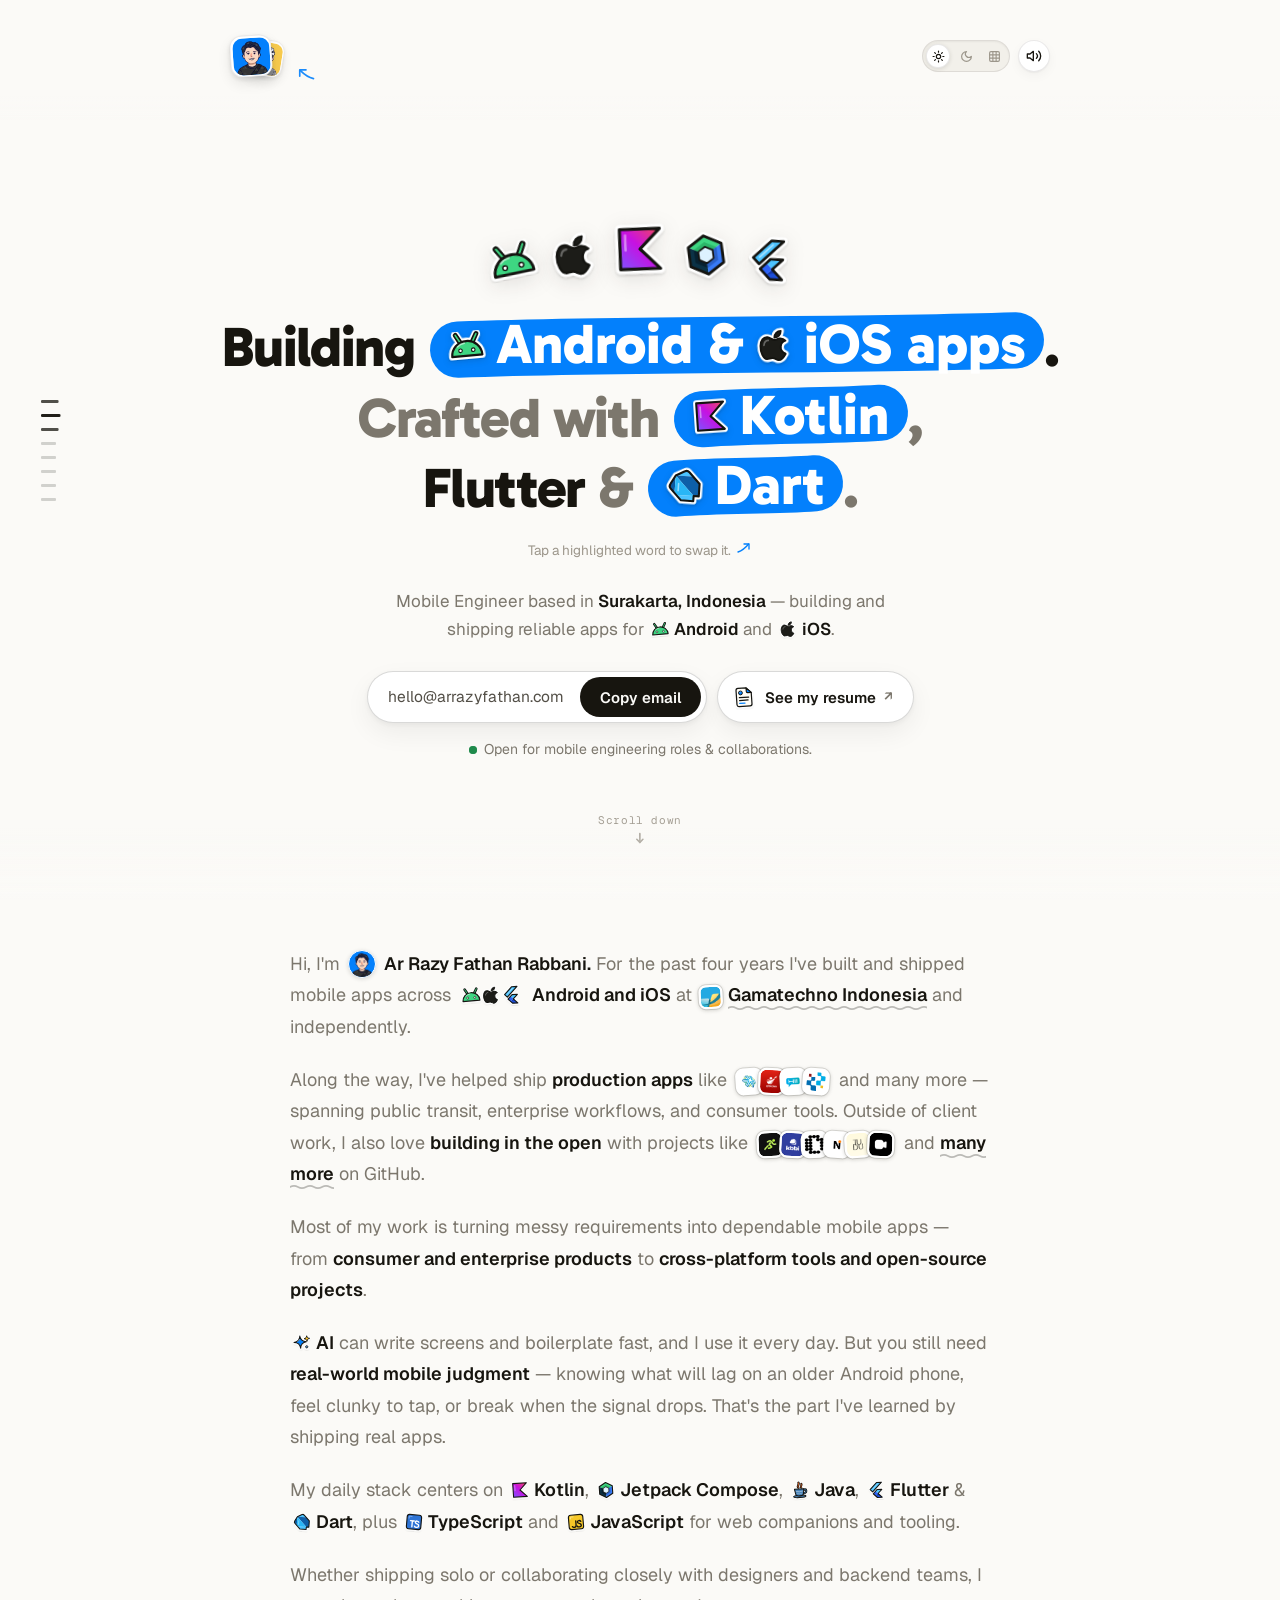
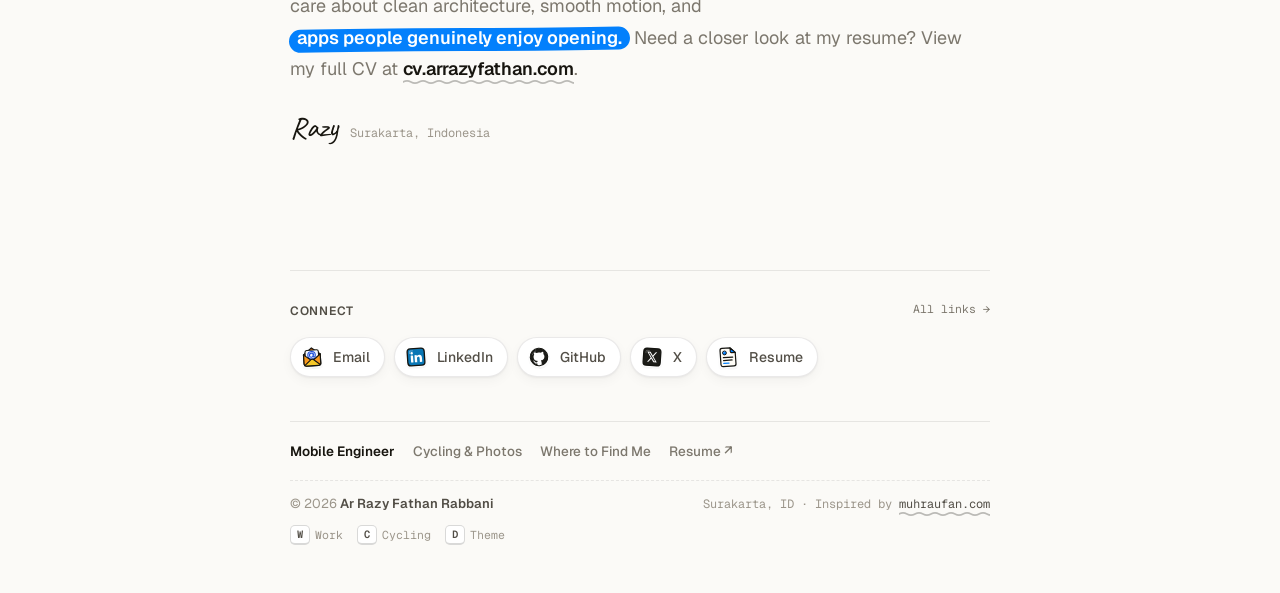
<file: index.html>
<!DOCTYPE html>
<html lang="en" data-profile="work" data-day="sat" data-mat="green">
<head>
  <meta charset="UTF-8" />
  <meta name="viewport" content="width=device-width, initial-scale=1.0" />
  <title>Ar Razy Fathan Rabbani — Mobile Engineer (Android &amp; iOS)</title>
  <meta name="description" content="Mobile Engineer in Surakarta, Indonesia — 4+ years shipping Android and iOS apps with Kotlin, Jetpack Compose, Flutter, and KMP." />
  <meta name="author" content="Ar Razy Fathan Rabbani" />
  <meta name="robots" content="index, follow, max-image-preview:large" />
  <meta name="theme-color" content="#FBFAF7" />
  <link rel="canonical" href="https://arrazyfathan.com/" />

  <!-- Open Graph / Social Previews -->
  <meta property="og:type" content="website" />
  <meta property="og:site_name" content="Ar Razy Fathan Rabbani" />
  <meta property="og:locale" content="en_US" />
  <meta property="og:url" content="https://arrazyfathan.com/" />
  <meta property="og:title" content="Ar Razy Fathan Rabbani — Mobile Engineer (Android &amp; iOS)" />
  <meta property="og:description" content="Mobile Engineer in Surakarta shipping Android and iOS apps with Kotlin, Jetpack Compose, Flutter, and KMP." />
  <meta property="og:image" content="https://arrazyfathan.com/assets/og-image.png?v=mat-green" />
  <meta property="og:image:width" content="1200" />
  <meta property="og:image:height" content="630" />
  <meta property="og:image:alt" content="Ar Razy Fathan Rabbani — Mobile Engineer shipping Android and iOS apps" />

  <!-- Twitter / X Card -->
  <meta name="twitter:card" content="summary_large_image" />
  <meta name="twitter:site" content="@arrazyfathann" />
  <meta name="twitter:creator" content="@arrazyfathann" />
  <meta name="twitter:title" content="Ar Razy Fathan Rabbani — Mobile Engineer (Android &amp; iOS)" />
  <meta name="twitter:description" content="Mobile Engineer in Surakarta shipping Android and iOS apps with Kotlin, Jetpack Compose, Flutter, and KMP." />
  <meta name="twitter:image" content="https://arrazyfathan.com/assets/og-image.png?v=mat-green" />
  <meta name="twitter:image:alt" content="Ar Razy Fathan Rabbani — Mobile Engineer shipping Android and iOS apps" />

  <!-- Fonts -->
  <link rel="preconnect" href="https://fonts.googleapis.com" />
  <link rel="preconnect" href="https://fonts.gstatic.com" crossorigin />
  <link href="https://fonts.googleapis.com/css2?family=Caveat:wght@600&family=Gabarito:wght@600;700;800&family=Geist+Mono:wght@400;500&family=Geist:wght@400;500;600;700&display=swap" rel="stylesheet" />

  <!-- Favicons & Web Manifest -->
  <link rel="icon" type="image/png" sizes="48x48" href="/assets/icons/favicon-48.png" />
  <link rel="icon" type="image/png" sizes="192x192" href="/assets/icons/favicon-192.png" />
  <link rel="apple-touch-icon" sizes="180x180" href="/assets/icons/apple-touch-icon.png" />
  <link rel="manifest" href="/site.webmanifest" />
  <link rel="prefetch" href="/cycling/" />
  <link rel="stylesheet" href="/css/styles.css?v=65" />

  <!-- Structured Data (JSON-LD: Person + WebSite) -->
  <script type="application/ld+json">
    {
      "@context": "https://schema.org",
      "@graph": [
        {
          "@type": "Person",
          "@id": "https://arrazyfathan.com/#person",
          "name": "Ar Razy Fathan Rabbani",
          "alternateName": ["Razy", "Ar Razy"],
          "url": "https://arrazyfathan.com/",
          "image": "https://arrazyfathan.com/assets/avatars/work.png",
          "jobTitle": "Mobile Engineer",
          "description": "Mobile Engineer in Surakarta, Indonesia with 4+ years shipping Android and iOS apps using Kotlin, Jetpack Compose, Flutter, and Kotlin Multiplatform.",
          "email": "mailto:hello@arrazyfathan.com",
          "worksFor": {
            "@type": "Organization",
            "name": "Gamatechno Indonesia",
            "url": "https://www.gamatechno.com/"
          },
          "address": {
            "@type": "PostalAddress",
            "addressLocality": "Surakarta",
            "addressCountry": "ID"
          },
          "knowsAbout": [
            "Android Development",
            "iOS Development",
            "Kotlin",
            "Jetpack Compose",
            "Kotlin Multiplatform",
            "Flutter",
            "Dart",
            "Java",
            "TypeScript"
          ],
          "sameAs": [
            "https://cv.arrazyfathan.com",
            "https://github.com/arrazyfathan",
            "https://www.linkedin.com/in/arrazyfathan/",
            "https://x.com/arrazyfathann",
            "https://www.strava.com/athletes/45137448"
          ]
        },
        {
          "@type": "WebSite",
          "@id": "https://arrazyfathan.com/#website",
          "url": "https://arrazyfathan.com/",
          "name": "Ar Razy Fathan Rabbani — Mobile Engineer",
          "description": "Personal landing page of Ar Razy Fathan Rabbani, Mobile Engineer (Android & iOS) and cyclist based in Surakarta, Indonesia.",
          "inLanguage": "en",
          "publisher": {
            "@id": "https://arrazyfathan.com/#person"
          }
        }
      ]
    }
  </script>

  <!-- Enable progressive reveal, preserve per-tab theme choice (Light-first on new visits) -->
  <script>
    (function () {
      try {
        if (window.location.hash && window.location.hash.toLowerCase() === '#cycling') {
          window.location.replace('/cycling/');
          return;
        }
        var root = document.documentElement;
        root.classList.add('js');
        var sessionDay = sessionStorage.getItem('arrazy-day');
        if (sessionDay === 'sun' || sessionDay === 'sat' || sessionDay === 'mat') {
          root.setAttribute('data-day', sessionDay);
        }
        var sessionMat = sessionStorage.getItem('arrazy-mat');
        if (/^(black|gray|maroon|blue|orange|pink|green|sand|espresso)$/.test(sessionMat || '')) {
          root.setAttribute('data-mat', sessionMat);
        }
      } catch (e) {}
    })();
  </script>
  <!-- Analytics (Umami Cloud — cookieless, production domains only) -->
  <script
    defer
    src="https://cloud.umami.is/script.js"
    data-website-id="642bab64-ff45-491c-8187-b596d1167ee1"
    data-domains="arrazyfathan.com,www.arrazyfathan.com"
  ></script>
</head>
<body>
  <!-- Architectural Cutting Mat Backdrop (visible when data-day="mat") -->
  <div class="mat-stage" aria-hidden="true">
    <div class="mat-grid"></div>
    <div class="mat-clearance"></div>
    <svg class="mat-drafting" viewBox="0 0 1440 900" preserveAspectRatio="xMidYMid slice" fill="none">
      <!-- Outer cutting mat frame -->
      <rect x="44" y="44" width="1352" height="812" stroke="currentColor" stroke-width="1.2" opacity="0.58" />
      <!-- Major edge ruler ticks (top & bottom) -->
      <g stroke="currentColor" stroke-width="1" opacity="0.52">
        <path d="M120 34v10M180 38v6M240 34v10M300 38v6M360 34v10M420 38v6M480 34v10M540 38v6M600 34v10M660 38v6M720 34v10M780 38v6M840 34v10M900 38v6M960 34v10M1020 38v6M1080 34v10M1140 38v6M1200 34v10M1260 38v6M1320 34v10" />
        <path d="M120 856v10M180 856v6M240 856v10M300 856v6M360 856v10M420 856v6M480 856v10M540 856v6M600 856v10M660 856v6M720 856v10M780 856v6M840 856v10M900 856v6M960 856v10M1020 856v6M1080 856v10M1140 856v6M1200 856v10M1260 856v6M1320 856v10" />
        <path d="M34 120h10M38 180h6M34 240h10M38 300h6M34 360h10M38 420h6M34 480h10M38 540h6M34 600h10M38 660h6M34 720h10M38 780h6" />
        <path d="M1396 120h10M1396 180h6M1396 240h10M1396 300h6M1396 360h10M1396 420h6M1396 480h10M1396 540h6M1396 600h10M1396 660h6M1396 720h10M1396 780h6" />
      </g>
      <!-- Ruler numerals -->
      <g class="mat-ruler-nums" fill="currentColor" font-family="var(--mono)" font-size="10.5" opacity="0.62" text-anchor="middle">
        <text x="120" y="28">40</text>
        <text x="240" y="28">35</text>
        <text x="360" y="28">30</text>
        <text x="480" y="28">25</text>
        <text x="720" y="28">20</text>
        <text x="960" y="28">15</text>
        <text x="1080" y="28">10</text>
        <text x="1200" y="28">5</text>
        <text x="1320" y="28">0</text>
        <text x="120" y="880">40</text>
        <text x="240" y="880">35</text>
        <text x="360" y="880">30</text>
        <text x="480" y="880">25</text>
        <text x="720" y="880">20</text>
        <text x="960" y="880">15</text>
        <text x="1080" y="880">10</text>
        <text x="1200" y="880">5</text>
        <text x="1320" y="880">0</text>
        <text x="22" y="124">20</text>
        <text x="22" y="364">15</text>
        <text x="22" y="604">10</text>
        <text x="22" y="724">5</text>
        <text x="22" y="856">0</text>
        <text x="1418" y="124">20</text>
        <text x="1418" y="364">15</text>
        <text x="1418" y="604">10</text>
        <text x="1418" y="724">5</text>
        <text x="1418" y="856">0</text>
      </g>
      <!-- Bottom-right protractor quarter-arc & dashed 15°/30°/45°/60° guides -->
      <g class="mat-protractor" stroke="currentColor" opacity="0.46">
        <path d="M 1396 296 A 560 560 0 0 0 836 856" stroke-width="1.05" />
        <line x1="1396" y1="856" x2="1246" y2="296" stroke-width="1" stroke-dasharray="5 5" />
        <line x1="1396" y1="856" x2="1072" y2="296" stroke-width="1" stroke-dasharray="5 5" />
        <line x1="1396" y1="856" x2="836" y2="296" stroke-width="1" stroke-dasharray="5 5" />
        <line x1="1396" y1="856" x2="836" y2="532" stroke-width="1" stroke-dasharray="5 5" />
        <line x1="44" y1="44" x2="430" y2="266" stroke-width="1" stroke-dasharray="5 5" opacity="0.55" />
      </g>
      <g class="mat-protractor-labels" fill="currentColor" font-family="var(--mono)" font-size="10.5" opacity="0.62">
        <text x="1312" y="622">15°</text>
        <text x="1250" y="656">30°</text>
        <text x="1192" y="696">45°</text>
        <text x="1148" y="746">60°</text>
      </g>
    </svg>
    <div class="mat-light"></div>
    <div class="mat-grain"></div>
  </div>

  <!-- Minimal Top Bar -->
  <header class="topbar" role="banner">
    <div class="topbar-inner">
      <!-- Top-Left Minimal Stacked Avatar Switcher (links cleanly to /cycling/ for SEO sitelinks) -->
      <a
        href="/cycling/"
        class="photo-toggle"
        id="profile-photo-toggle"
        aria-label="Switch to Cycling profile"
        title="Switch to Cycling (C)"
      >
        <span class="photo-stack" aria-hidden="true">
          <span class="mini-photo mini-photo--work">
            <img src="/assets/avatars/work-thumb.webp" alt="" width="34" height="34" decoding="async" />
          </span>
          <span class="mini-photo mini-photo--cycling">
            <img src="/assets/avatars/cycling-thumb.webp" alt="" width="34" height="34" decoding="async" />
          </span>
        </span>
        <span class="photo-toggle-hint" aria-hidden="true">
          <svg class="photo-toggle-arrow" viewBox="0 0 24 20" width="18" height="15" fill="none">
            <path d="M21 15C15 13.5 10 10 5 5" stroke="var(--arrow)" stroke-width="2" stroke-linecap="round" />
            <path d="M12 4.5H4.5V12" stroke="var(--arrow)" stroke-width="2" stroke-linecap="round" stroke-linejoin="round" />
          </svg>
          <span class="photo-toggle-label">Switch to cycling</span>
        </span>
      </a>

      <!-- Minimal Right Controls (3-Way Theme Toggle + Mat Color Pop-up + Sound Button) -->
      <div class="topbar-tools">
        <div class="theme-control" id="theme-control">
          <div
            class="theme-switch"
            id="day-toggle"
            role="radiogroup"
            aria-label="Color theme"
          >
            <span class="theme-thumb" aria-hidden="true"></span>
            <button
              type="button"
              class="theme-opt theme-opt--sun"
              role="radio"
              aria-checked="true"
              data-theme-mode="sat"
              aria-label="Light theme"
              title="Light theme (D)"
            >
              <svg viewBox="0 0 24 24" width="13" height="13" fill="none" stroke="currentColor" stroke-width="2.2" stroke-linecap="round" stroke-linejoin="round" aria-hidden="true">
                <circle cx="12" cy="12" r="4" />
                <path d="M12 2v2M12 20v2M4.93 4.93l1.41 1.41M17.66 17.66l1.41 1.41M2 12h2M20 12h2M6.34 17.66l-1.41 1.41M19.07 4.93l-1.41 1.41" />
              </svg>
            </button>
            <button
              type="button"
              class="theme-opt theme-opt--moon"
              role="radio"
              aria-checked="false"
              data-theme-mode="sun"
              aria-label="Dark theme"
              title="Dark theme (D)"
            >
              <svg viewBox="0 0 24 24" width="13" height="13" fill="none" stroke="currentColor" stroke-width="2.2" stroke-linecap="round" stroke-linejoin="round" aria-hidden="true">
                <path d="M12 3a6 6 0 0 0 9 9 9 9 0 1 1-9-9Z" />
              </svg>
            </button>
            <button
              type="button"
              class="theme-opt theme-opt--mat"
              id="mat-toggle"
              role="radio"
              aria-checked="false"
              aria-haspopup="dialog"
              aria-expanded="false"
              aria-controls="mat-picker"
              data-theme-mode="mat"
              aria-label="Cutting mat theme"
              title="Cutting mat theme &amp; colors (D)"
            >
              <svg viewBox="0 0 24 24" width="13" height="13" fill="none" stroke="currentColor" stroke-width="2.1" stroke-linecap="round" stroke-linejoin="round" aria-hidden="true">
                <rect x="3" y="3" width="18" height="18" rx="2.5" />
                <path d="M9 3v18M15 3v18M3 9h18M3 15h18" />
              </svg>
            </button>
          </div>

          <div
            class="mat-picker"
            id="mat-picker"
            role="dialog"
            aria-label="Choose cutting mat color"
            hidden
          >
            <div class="mat-picker-head">
              <span class="mat-picker-title">CUTTING MAT</span>
              <span class="mat-picker-name" id="mat-picker-name">Classic Green</span>
            </div>
            <div class="mat-swatch-grid" role="group" aria-label="Cutting mat colors">
              <button type="button" class="mat-swatch" data-mat-color="black" data-mat-label="Obsidian Black" aria-label="Obsidian Black" aria-pressed="false" style="--swatch: #000000"></button>
              <button type="button" class="mat-swatch" data-mat-color="gray" data-mat-label="Graphite Gray" aria-label="Graphite Gray" aria-pressed="false" style="--swatch: #5A5A5A"></button>
              <button type="button" class="mat-swatch" data-mat-color="maroon" data-mat-label="Crimson Maroon" aria-label="Crimson Maroon" aria-pressed="false" style="--swatch: #3D0000"></button>
              <button type="button" class="mat-swatch" data-mat-color="blue" data-mat-label="Cobalt Blue" aria-label="Cobalt Blue" aria-pressed="false" style="--swatch: #002F9E"></button>
              <button type="button" class="mat-swatch" data-mat-color="orange" data-mat-label="Signal Orange" aria-label="Signal Orange" aria-pressed="false" style="--swatch: #FF3F0A"></button>
              <button type="button" class="mat-swatch" data-mat-color="pink" data-mat-label="Rose Pink" aria-label="Rose Pink" aria-pressed="false" style="--swatch: #CA6395"></button>
              <button type="button" class="mat-swatch" data-mat-color="green" data-mat-label="Classic Green" aria-label="Classic Green" aria-pressed="true" style="--swatch: #095848"></button>
              <button type="button" class="mat-swatch" data-mat-color="sand" data-mat-label="Kraft Sand" aria-label="Kraft Sand" aria-pressed="false" style="--swatch: #D6C9B2"></button>
              <button type="button" class="mat-swatch" data-mat-color="espresso" data-mat-label="Espresso" aria-label="Espresso" aria-pressed="false" style="--swatch: #3A241A"></button>
            </div>
          </div>
        </div>

        <button
          type="button"
          class="icon-btn"
          id="sound-toggle"
          aria-label="Toggle UI sound effects"
          aria-pressed="true"
          title="Toggle sound"
        >
          <svg class="sound-ico sound-ico--on" viewBox="0 0 24 24" width="16" height="16" fill="none" stroke="currentColor" stroke-width="2" stroke-linecap="round" stroke-linejoin="round" aria-hidden="true">
            <polygon points="11 5 6 9 2 9 2 15 6 15 11 19 11 5" />
            <path d="M15.54 8.46a5 5 0 0 1 0 7.07" />
            <path d="M19.07 4.93a10 10 0 0 1 0 14.14" />
          </svg>
          <svg class="sound-ico sound-ico--off" viewBox="0 0 24 24" width="16" height="16" fill="none" stroke="currentColor" stroke-width="2" stroke-linecap="round" stroke-linejoin="round" aria-hidden="true">
            <polygon points="11 5 6 9 2 9 2 15 6 15 11 19 11 5" />
            <line x1="22" y1="9" x2="16" y2="15" />
            <line x1="16" y1="9" x2="22" y2="15" />
          </svg>
        </button>
      </div>
    </div>
  </header>

  <main id="top">
    <!-- MINIMAL WORK HERO -->
    <section class="hero wrap">
      <div class="hero-inner">
        <div class="sticker-fan up" aria-label="Platforms and languages">
          <span class="fan-item" style="--rot: -7deg; --y-off: 6px" data-tip="Android">
            <img src="/assets/icons/platform/android.svg" alt="Android" width="56" height="56" />
          </span>
          <span class="fan-item" style="--rot: -3deg; --y-off: 1px" data-tip="iOS">
            <img src="/assets/icons/platform/apple.svg" alt="iOS" width="56" height="56" />
          </span>
          <span class="fan-item fan-item--center" style="--rot: 2deg; --y-off: -5px" data-tip="Kotlin">
            <img src="/assets/icons/lang/kotlin.svg" alt="Kotlin" width="64" height="64" />
          </span>
          <span class="fan-item" style="--rot: -4deg; --y-off: 1px" data-tip="Jetpack Compose">
            <img src="/assets/icons/lang/jetpack-compose.svg" alt="Jetpack Compose" width="56" height="56" />
          </span>
          <span class="fan-item" style="--rot: 6deg; --y-off: 6px" data-tip="Flutter">
            <img src="/assets/icons/platform/flutter.svg" alt="Flutter" width="56" height="56" />
          </span>
        </div>

        <h1 class="hero-headline up">
          <span class="line-strong">
            <span class="swap-verb" id="hero-lead-verb"><span class="swap-verb-inner">Building</span></span>
            <button
              type="button"
              class="swap-pill"
              data-verb-target="hero-lead-verb"
              data-verbs="Building|Shipping to|Shipping to|Building"
              data-swap="Android &amp;::iOS apps|Play Store|App Store|Mobile Apps"
              data-swap-mobile="Android &amp;::iOS|Play Store|App Store|Mobile Apps"
              data-icons="/assets/icons/platform/android.svg|/assets/icons/platform/playstore.svg|/assets/icons/platform/appstore.svg|/assets/icons/platform/flutter.svg"
              data-icons-mid="/assets/icons/platform/apple.svg|||"
            >
              <span class="swap-inner">
                <img class="swap-icon" src="/assets/icons/platform/android.svg" alt="" width="28" height="28" />
                <span class="swap-text">Android &amp;</span>
                <img class="swap-icon swap-icon--mid" src="/assets/icons/platform/apple.svg" alt="" width="28" height="28" />
                <span class="swap-text-after">iOS apps</span>
              </span>
            </button>.
          </span>
          <span class="line-muted">
            Crafted with
            <button
              type="button"
              class="swap-pill"
              data-swap="Kotlin|Jetpack Compose|Java|Kotlin Multiplatform"
              data-swap-mobile="Kotlin|Compose|Java|KMP"
              data-icons="/assets/icons/lang/kotlin.svg|/assets/icons/lang/jetpack-compose.svg|/assets/icons/lang/java.svg|/assets/icons/lang/kmp.svg"
            >
              <span class="swap-inner">
                <img class="swap-icon" src="/assets/icons/lang/kotlin.svg" alt="" width="28" height="28" />
                <span class="swap-text">Kotlin</span>
              </span>
            </button>,
          </span>
          <span class="line-muted">
            <strong class="ink-word">Flutter</strong> &amp;
            <button
              type="button"
              class="swap-pill"
              data-swap="Dart|TypeScript|JavaScript"
              data-icons="/assets/icons/lang/dart.svg|/assets/icons/lang/typescript.svg|/assets/icons/lang/javascript.svg"
            >
              <span class="swap-inner">
                <img class="swap-icon" src="/assets/icons/lang/dart.svg" alt="" width="28" height="28" />
                <span class="swap-text">Dart</span>
              </span>
            </button>.
          </span>
        </h1>

        <p class="swap-hint up" aria-live="polite">
          <span class="swap-hint-text">Tap a highlighted word to swap it.</span>
          <svg viewBox="0 0 24 20" width="16" height="14" fill="none" aria-hidden="true">
            <path d="M3 16C9 14 14 10 19 4" stroke="var(--arrow)" stroke-width="2" stroke-linecap="round" />
            <path d="M12 4H19.5V11.5" stroke="var(--arrow)" stroke-width="2" stroke-linecap="round" stroke-linejoin="round" />
          </svg>
        </p>

        <p class="hero-sub up">
          Mobile Engineer based in <strong>Surakarta, Indonesia</strong> &mdash; building and shipping reliable apps for
          <img class="inline-ico" src="/assets/icons/platform/android.svg" alt="" width="20" height="20" /><strong>Android</strong>
          and
          <img class="inline-ico" src="/assets/icons/platform/apple.svg" alt="" width="20" height="20" /><strong>iOS</strong>.
        </p>

        <div class="hero-actions up">
          <div class="cta-pill">
            <a href="mailto:hello@arrazyfathan.com" class="cta-email">hello@arrazyfathan.com</a>
            <button type="button" class="cta-btn" data-copy-email>
              <span class="copy-label">Copy email</span>
            </button>
          </div>
          <a
            href="https://cv.arrazyfathan.com"
            rel="me"
            class="btn-resume"
            title="View full resume at cv.arrazyfathan.com"
          >
            <img src="/assets/icons/connect/resume.svg" alt="" width="24" height="24" />
            <span>See my resume</span>
            <span class="btn-arrow" aria-hidden="true">&nearr;</span>
          </a>
        </div>

        <p class="cta-caption up">
          <i class="status-dot" aria-hidden="true"></i>
          Open for mobile engineering roles &amp; collaborations.
        </p>
      </div>

      <a href="#intro" class="scroll-cue" aria-label="Scroll down to introduction">
        <span class="scroll-cue-label">Scroll down</span>
        <span class="scroll-cue-arrow" aria-hidden="true">
          <svg viewBox="0 0 16 16" width="14" height="14" fill="none" stroke="currentColor" stroke-width="1.8" stroke-linecap="round" stroke-linejoin="round">
            <path d="M8 3v10" />
            <path d="M4.5 9.5 8 13l3.5-3.5" />
          </svg>
        </span>
      </a>
    </section>

    <!-- EDITORIAL LETTER -->
    <section class="letter wrap-letter" id="intro" aria-label="Introduction">
      <article class="prose">
        <p>
          Hi, I'm
          <span class="inline-avatar" aria-hidden="true">
            <img src="/assets/avatars/work-thumb.webp" alt="" width="28" height="28" loading="lazy" decoding="async" />
          </span>
          <strong>Ar Razy Fathan Rabbani.</strong>
          For the past four years I've built and shipped mobile apps across
          <span class="inline-cluster" aria-hidden="true">
            <img src="/assets/icons/platform/android.svg" alt="" width="24" height="24" loading="lazy" decoding="async" />
            <img src="/assets/icons/platform/apple.svg" alt="" width="24" height="24" loading="lazy" decoding="async" />
            <img src="/assets/icons/platform/flutter.svg" alt="" width="24" height="24" loading="lazy" decoding="async" />
          </span>
          <strong>Android and iOS</strong> at <span class="inline-company-ico" aria-hidden="true"><img src="/assets/icons/gamatechno.png" alt="" width="22" height="22" loading="lazy" decoding="async" /></span><a href="https://www.gamatechno.com/" target="_blank" rel="noopener noreferrer" class="text-link">Gamatechno Indonesia</a> and independently.
        </p>

        <p>
          Along the way, I've helped ship <strong>production apps</strong> like
          <span class="inline-app-cluster" role="group" aria-label="Shipped products">
            <button type="button" class="inline-app-btn inline-app-btn--contain" style="--rot: -4deg" data-app-name="JakLingko" aria-label="JakLingko">
              <img src="/assets/icons/products/jaklingko.webp" alt="JakLingko" width="24" height="24" loading="lazy" decoding="async" />
            </button>
            <button type="button" class="inline-app-btn" style="--rot: 2deg" data-app-name="GTR Click" aria-label="GTR Click">
              <img src="/assets/icons/products/gtr-click.webp" alt="GTR Click" width="24" height="24" loading="lazy" decoding="async" />
            </button>
            <button type="button" class="inline-app-btn inline-app-btn--contain" style="--rot: -3deg" data-app-name="HiiGeek" aria-label="HiiGeek">
              <img src="/assets/icons/products/hiigeek.webp" alt="HiiGeek" width="24" height="24" loading="lazy" decoding="async" />
            </button>
            <button type="button" class="inline-app-btn inline-app-btn--contain" style="--rot: 4deg" data-app-name="Kosmo" aria-label="Kosmo">
              <img src="/assets/icons/products/kosmo.webp" alt="Kosmo" width="24" height="24" loading="lazy" decoding="async" />
            </button>
          </span>
          and many more &mdash; spanning public transit, enterprise workflows, and consumer tools. Outside of client work, I also love <strong>building in the open</strong> with projects like
          <span class="inline-app-cluster" role="group" aria-label="Open-source projects">
            <button type="button" class="inline-app-btn" style="--rot: -3deg" data-app-name="Lerun" data-app-url="https://github.com/arrazyfathan/Lerun" aria-label="Lerun on GitHub">
              <img src="/assets/icons/projects/lerun.png" alt="Lerun" width="24" height="24" loading="lazy" decoding="async" />
            </button>
            <button type="button" class="inline-app-btn" style="--rot: 3deg" data-app-name="KBBI" data-app-url="https://github.com/arrazyfathan/kbbi" aria-label="KBBI on GitHub">
              <img src="/assets/icons/projects/kbbi.png" alt="KBBI" width="24" height="24" loading="lazy" decoding="async" />
            </button>
            <button type="button" class="inline-app-btn inline-app-btn--contain" style="--rot: -2deg" data-app-name="Obscurenv" data-app-url="https://github.com/arrazyfathan/obscurenv" aria-label="Obscurenv on GitHub">
              <img src="/assets/icons/projects/obscurenv.png" alt="Obscurenv" width="24" height="24" loading="lazy" decoding="async" />
            </button>
            <button type="button" class="inline-app-btn inline-app-btn--contain" style="--rot: 4deg" data-app-name="NewsApp" data-app-url="https://github.com/arrazyfathan/NewsApp" aria-label="NewsApp on GitHub">
              <img src="/assets/icons/projects/newsapp.png" alt="NewsApp" width="24" height="24" loading="lazy" decoding="async" />
            </button>
            <button type="button" class="inline-app-btn" style="--rot: -4deg" data-app-name="Tudu" data-app-url="https://github.com/arrazyfathan/tudu-mobile" aria-label="Tudu on GitHub">
              <img src="/assets/icons/projects/tudu.png" alt="Tudu" width="24" height="24" loading="lazy" decoding="async" />
            </button>
            <button type="button" class="inline-app-btn" style="--rot: 2deg" data-app-name="Moviequ" data-app-url="https://github.com/arrazyfathan/Moviequ" aria-label="Moviequ on GitHub">
              <img src="/assets/icons/projects/moviequ.png" alt="Moviequ" width="24" height="24" loading="lazy" decoding="async" />
            </button>
          </span>
          and <a href="https://github.com/arrazyfathan?tab=repositories" target="_blank" rel="noopener noreferrer me" class="text-link">many more</a> on GitHub.
        </p>

        <p>
          Most of my work is turning messy requirements into dependable mobile apps &mdash; from <strong>consumer and enterprise products</strong> to <strong>cross-platform tools and open-source projects</strong>.
        </p>

        <p>
          <img class="inline-ico" src="/assets/icons/lang/ai.svg" alt="" width="22" height="22" loading="lazy" decoding="async" /><strong>AI</strong> can write screens and boilerplate fast, and I use it every day. But you still need <strong>real-world mobile judgment</strong> &mdash; knowing what will lag on an older Android phone, feel clunky to tap, or break when the signal drops. That's the part I've learned by shipping real apps.
        </p>

        <p>
          My daily stack centers on
          <img class="inline-ico" src="/assets/icons/lang/kotlin.svg" alt="" width="21" height="21" loading="lazy" decoding="async" /><strong>Kotlin</strong>,
          <img class="inline-ico" src="/assets/icons/lang/jetpack-compose.svg" alt="" width="21" height="21" loading="lazy" decoding="async" /><strong>Jetpack Compose</strong>,
          <img class="inline-ico" src="/assets/icons/lang/java.svg" alt="" width="21" height="21" loading="lazy" decoding="async" /><strong>Java</strong>,
          <img class="inline-ico" src="/assets/icons/platform/flutter.svg" alt="" width="21" height="21" loading="lazy" decoding="async" /><strong>Flutter</strong> &amp;
          <img class="inline-ico" src="/assets/icons/lang/dart.svg" alt="" width="21" height="21" loading="lazy" decoding="async" /><strong>Dart</strong>,
          plus
          <img class="inline-ico" src="/assets/icons/lang/typescript.svg" alt="" width="21" height="21" loading="lazy" decoding="async" /><strong>TypeScript</strong>
          and
          <img class="inline-ico" src="/assets/icons/lang/javascript.svg" alt="" width="21" height="21" loading="lazy" decoding="async" /><strong>JavaScript</strong>
          for web companions and tooling.
        </p>

        <p>
          Whether shipping solo or collaborating closely with designers and backend teams, I care about clean architecture, smooth motion, and <mark class="hl-swipe">apps people genuinely enjoy opening.</mark>
          Need a closer look at my resume? View my full CV at <a href="https://cv.arrazyfathan.com" rel="me" class="text-link">cv.arrazyfathan.com</a>.
        </p>

        <div class="signature">
          <span class="sig-script">Razy</span>
          <span class="sig-loc">Surakarta, Indonesia</span>
        </div>
      </article>
    </section>

    <!-- MINIMAL CONNECT ROW -->
    <section class="connect wrap-letter" id="connect" aria-label="Connect">
      <div class="connect-head">
        <div class="connect-label">CONNECT</div>
        <a href="/connect/" class="connect-more">All links &rarr;</a>
      </div>
      <div class="connect-row">
        <a href="mailto:hello@arrazyfathan.com" class="connect-pill" title="Email hello@arrazyfathan.com">
          <img src="/assets/icons/connect/email.svg" alt="" width="28" height="28" />
          <span>Email</span>
        </a>
        <a href="https://www.linkedin.com/in/arrazyfathan/" target="_blank" rel="noopener noreferrer me" class="connect-pill">
          <img src="/assets/icons/connect/linkedin.svg" alt="" width="28" height="28" />
          <span>LinkedIn</span>
        </a>
        <a href="https://github.com/arrazyfathan" target="_blank" rel="noopener noreferrer me" class="connect-pill">
          <img src="/assets/icons/connect/github.svg" alt="" width="28" height="28" />
          <span>GitHub</span>
        </a>
        <a href="https://x.com/arrazyfathann" target="_blank" rel="noopener noreferrer me" class="connect-pill">
          <img src="/assets/icons/connect/x.svg" alt="" width="28" height="28" />
          <span>X</span>
        </a>
        <a href="https://cv.arrazyfathan.com" rel="me" class="connect-pill" title="View resume at cv.arrazyfathan.com">
          <img src="/assets/icons/connect/resume.svg" alt="" width="28" height="28" />
          <span>Resume</span>
        </a>
      </div>
    </section>
  </main>

  <!-- Minimal Year Footer + Sitelink Navigation -->
  <footer class="foot wrap-letter">
    <nav class="foot-nav" aria-label="Site sections">
      <a href="/" aria-current="page">Mobile Engineer</a>
      <a href="/cycling/">Cycling &amp; Photos</a>
      <a href="/connect/">Where to Find Me</a>
      <a href="https://cv.arrazyfathan.com" rel="me">Resume &nearr;</a>
    </nav>
    <div class="foot-row">
      <p>&copy; <span id="year">2026</span> <strong>Ar Razy Fathan Rabbani</strong></p>
      <p class="foot-meta">
        Surakarta, ID &middot; Inspired by <a href="https://muhraufan.com/" target="_blank" rel="noopener noreferrer" class="foot-link">muhraufan.com</a>
      </p>
    </div>
    <p class="foot-keys" aria-label="Keyboard shortcuts">
      <span><kbd>W</kbd> Work</span>
      <span><kbd>C</kbd> Cycling</span>
      <span><kbd>D</kbd> Theme</span>
    </p>
  </footer>

  <!-- Subtle Copy Toast -->
  <div class="toast" id="toast" role="status" aria-live="polite" hidden></div>

  <script type="module" src="/js/main.js?v=55"></script>
</body>
</html>
</file>
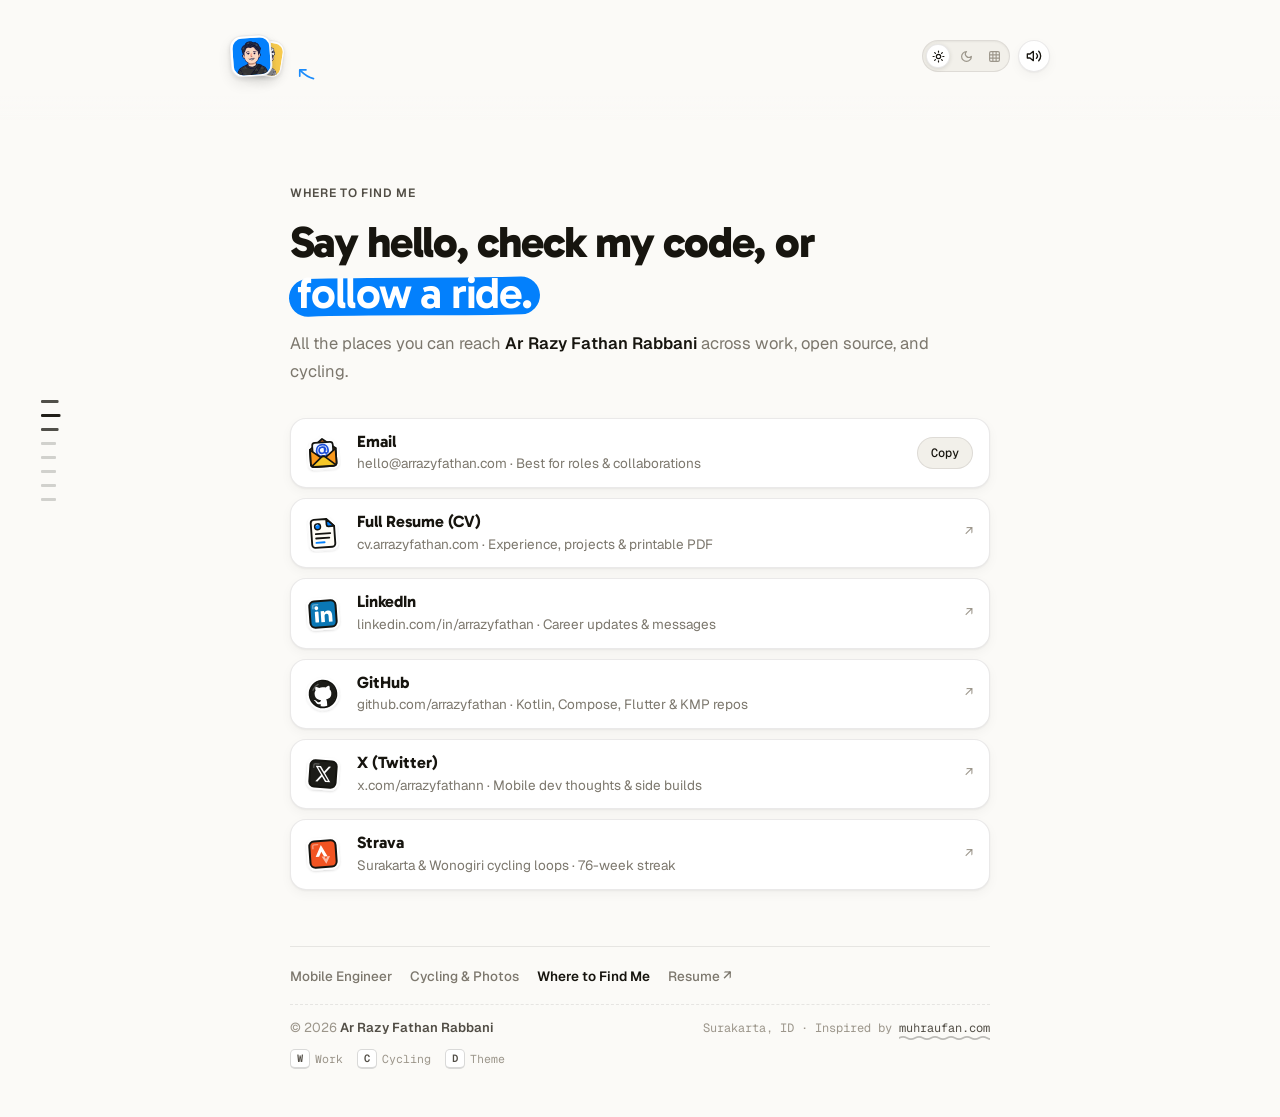
<file: connect/index.html>
<!DOCTYPE html>
<html lang="en" data-profile="work" data-day="sat" data-mat="green">
<head>
  <meta charset="UTF-8" />
  <meta name="viewport" content="width=device-width, initial-scale=1.0" />
  <title>Where You Can Find Me — Ar Razy Fathan Rabbani</title>
  <meta name="description" content="Connect with Ar Razy Fathan Rabbani — Email, full Resume (CV), LinkedIn, GitHub, X, and Strava." />
  <meta name="author" content="Ar Razy Fathan Rabbani" />
  <meta name="robots" content="index, follow, max-image-preview:large" />
  <meta name="theme-color" content="#FBFAF7" />
  <link rel="canonical" href="https://arrazyfathan.com/connect/" />

  <!-- Open Graph / Social Previews -->
  <meta property="og:type" content="website" />
  <meta property="og:site_name" content="Ar Razy Fathan Rabbani" />
  <meta property="og:locale" content="en_US" />
  <meta property="og:url" content="https://arrazyfathan.com/connect/" />
  <meta property="og:title" content="Where You Can Find Me — Ar Razy Fathan Rabbani" />
  <meta property="og:description" content="Direct links to reach Ar Razy Fathan Rabbani — Email, Resume, LinkedIn, GitHub, X, and Strava." />
  <meta property="og:image" content="https://arrazyfathan.com/assets/og-connect.png?v=mat-green" />
  <meta property="og:image:width" content="1200" />
  <meta property="og:image:height" content="630" />
  <meta property="og:image:alt" content="Where to find Ar Razy Fathan Rabbani online" />

  <!-- Twitter / X Card -->
  <meta name="twitter:card" content="summary_large_image" />
  <meta name="twitter:site" content="@arrazyfathann" />
  <meta name="twitter:creator" content="@arrazyfathann" />
  <meta name="twitter:title" content="Where You Can Find Me — Ar Razy Fathan Rabbani" />
  <meta name="twitter:description" content="Direct links to reach Ar Razy Fathan Rabbani — Email, Resume, LinkedIn, GitHub, X, and Strava." />
  <meta name="twitter:image" content="https://arrazyfathan.com/assets/og-connect.png?v=mat-green" />
  <meta name="twitter:image:alt" content="Where to find Ar Razy Fathan Rabbani online" />

  <!-- Fonts -->
  <link rel="preconnect" href="https://fonts.googleapis.com" />
  <link rel="preconnect" href="https://fonts.gstatic.com" crossorigin />
  <link href="https://fonts.googleapis.com/css2?family=Caveat:wght@600&family=Gabarito:wght@600;700;800&family=Geist+Mono:wght@400;500&family=Geist:wght@400;500;600;700&display=swap" rel="stylesheet" />

  <!-- Favicons & Manifest -->
  <link rel="icon" type="image/png" sizes="48x48" href="/assets/icons/favicon-48.png" />
  <link rel="icon" type="image/png" sizes="192x192" href="/assets/icons/favicon-192.png" />
  <link rel="apple-touch-icon" sizes="180x180" href="/assets/icons/apple-touch-icon.png" />
  <link rel="manifest" href="/site.webmanifest" />
  <link rel="stylesheet" href="/css/styles.css?v=65" />

  <!-- Structured Data (JSON-LD: ContactPage + BreadcrumbList) -->
  <script type="application/ld+json">
    {
      "@context": "https://schema.org",
      "@graph": [
        {
          "@type": "ContactPage",
          "@id": "https://arrazyfathan.com/connect/#webpage",
          "url": "https://arrazyfathan.com/connect/",
          "name": "Where You Can Find Me — Ar Razy Fathan Rabbani",
          "description": "Direct links to connect with Ar Razy Fathan Rabbani — Email, Resume (CV), LinkedIn, GitHub, X, and Strava.",
          "isPartOf": { "@id": "https://arrazyfathan.com/#website" },
          "mainEntity": { "@id": "https://arrazyfathan.com/#person" },
          "inLanguage": "en"
        },
        {
          "@type": "BreadcrumbList",
          "itemListElement": [
            {
              "@type": "ListItem",
              "position": 1,
              "name": "Mobile Engineer",
              "item": "https://arrazyfathan.com/"
            },
            {
              "@type": "ListItem",
              "position": 2,
              "name": "Where You Can Find Me",
              "item": "https://arrazyfathan.com/connect/"
            }
          ]
        }
      ]
    }
  </script>

  <!-- Enable progressive reveal, preserve per-tab theme choice (Light-first on new visits) -->
  <script>
    (function () {
      try {
        var root = document.documentElement;
        root.classList.add('js');
        var sessionDay = sessionStorage.getItem('arrazy-day');
        if (sessionDay === 'sun' || sessionDay === 'sat' || sessionDay === 'mat') {
          root.setAttribute('data-day', sessionDay);
        }
        var sessionMat = sessionStorage.getItem('arrazy-mat');
        if (/^(black|gray|maroon|blue|orange|pink|green|sand|espresso)$/.test(sessionMat || '')) {
          root.setAttribute('data-mat', sessionMat);
        }
      } catch (e) {}
    })();
  </script>
  <!-- Analytics (Umami Cloud — cookieless, production domains only) -->
  <script
    defer
    src="https://cloud.umami.is/script.js"
    data-website-id="642bab64-ff45-491c-8187-b596d1167ee1"
    data-domains="arrazyfathan.com,www.arrazyfathan.com"
  ></script>
</head>
<body>
  <!-- Architectural Cutting Mat Backdrop (visible when data-day="mat") -->
  <div class="mat-stage" aria-hidden="true">
    <div class="mat-grid"></div>
    <div class="mat-clearance"></div>
    <svg class="mat-drafting" viewBox="0 0 1440 900" preserveAspectRatio="xMidYMid slice" fill="none">
      <rect x="44" y="44" width="1352" height="812" stroke="currentColor" stroke-width="1.2" opacity="0.58" />
      <g stroke="currentColor" stroke-width="1" opacity="0.52">
        <path d="M120 34v10M180 38v6M240 34v10M300 38v6M360 34v10M420 38v6M480 34v10M540 38v6M600 34v10M660 38v6M720 34v10M780 38v6M840 34v10M900 38v6M960 34v10M1020 38v6M1080 34v10M1140 38v6M1200 34v10M1260 38v6M1320 34v10" />
        <path d="M120 856v10M180 856v6M240 856v10M300 856v6M360 856v10M420 856v6M480 856v10M540 856v6M600 856v10M660 856v6M720 856v10M780 856v6M840 856v10M900 856v6M960 856v10M1020 856v6M1080 856v10M1140 856v6M1200 856v10M1260 856v6M1320 856v10" />
        <path d="M34 120h10M38 180h6M34 240h10M38 300h6M34 360h10M38 420h6M34 480h10M38 540h6M34 600h10M38 660h6M34 720h10M38 780h6" />
        <path d="M1396 120h10M1396 180h6M1396 240h10M1396 300h6M1396 360h10M1396 420h6M1396 480h10M1396 540h6M1396 600h10M1396 660h6M1396 720h10M1396 780h6" />
      </g>
      <g class="mat-ruler-nums" fill="currentColor" font-family="var(--mono)" font-size="10.5" opacity="0.62" text-anchor="middle">
        <text x="120" y="28">40</text>
        <text x="240" y="28">35</text>
        <text x="360" y="28">30</text>
        <text x="480" y="28">25</text>
        <text x="720" y="28">20</text>
        <text x="960" y="28">15</text>
        <text x="1080" y="28">10</text>
        <text x="1200" y="28">5</text>
        <text x="1320" y="28">0</text>
        <text x="120" y="880">40</text>
        <text x="240" y="880">35</text>
        <text x="360" y="880">30</text>
        <text x="480" y="880">25</text>
        <text x="720" y="880">20</text>
        <text x="960" y="880">15</text>
        <text x="1080" y="880">10</text>
        <text x="1200" y="880">5</text>
        <text x="1320" y="880">0</text>
        <text x="22" y="124">20</text>
        <text x="22" y="364">15</text>
        <text x="22" y="604">10</text>
        <text x="22" y="724">5</text>
        <text x="22" y="856">0</text>
        <text x="1418" y="124">20</text>
        <text x="1418" y="364">15</text>
        <text x="1418" y="604">10</text>
        <text x="1418" y="724">5</text>
        <text x="1418" y="856">0</text>
      </g>
      <g class="mat-protractor" stroke="currentColor" opacity="0.46">
        <path d="M 1396 296 A 560 560 0 0 0 836 856" stroke-width="1.05" />
        <line x1="1396" y1="856" x2="1246" y2="296" stroke-width="1" stroke-dasharray="5 5" />
        <line x1="1396" y1="856" x2="1072" y2="296" stroke-width="1" stroke-dasharray="5 5" />
        <line x1="1396" y1="856" x2="836" y2="296" stroke-width="1" stroke-dasharray="5 5" />
        <line x1="1396" y1="856" x2="836" y2="532" stroke-width="1" stroke-dasharray="5 5" />
        <line x1="44" y1="44" x2="430" y2="266" stroke-width="1" stroke-dasharray="5 5" opacity="0.55" />
      </g>
      <g class="mat-protractor-labels" fill="currentColor" font-family="var(--mono)" font-size="10.5" opacity="0.62">
        <text x="1312" y="622">15°</text>
        <text x="1250" y="656">30°</text>
        <text x="1192" y="696">45°</text>
        <text x="1148" y="746">60°</text>
      </g>
    </svg>
    <div class="mat-light"></div>
    <div class="mat-grain"></div>
  </div>

  <!-- Minimal Top Bar -->
  <header class="topbar" role="banner">
    <div class="topbar-inner">
      <a
        href="/"
        class="photo-toggle"
        id="profile-photo-toggle"
        aria-label="Back to Mobile Engineer home"
        title="Back to home (W)"
      >
        <span class="photo-stack" aria-hidden="true">
          <span class="mini-photo mini-photo--work">
            <img src="/assets/avatars/work-thumb.webp" alt="" width="34" height="34" decoding="async" />
          </span>
          <span class="mini-photo mini-photo--cycling">
            <img src="/assets/avatars/cycling-thumb.webp" alt="" width="34" height="34" decoding="async" />
          </span>
        </span>
        <span class="photo-toggle-hint" aria-hidden="true">
          <svg class="photo-toggle-arrow" viewBox="0 0 24 20" width="18" height="15" fill="none">
            <path d="M21 15C15 13.5 10 10 5 5" stroke="var(--arrow)" stroke-width="2" stroke-linecap="round" />
            <path d="M12 4.5H4.5V12" stroke="var(--arrow)" stroke-width="2" stroke-linecap="round" stroke-linejoin="round" />
          </svg>
          <span class="photo-toggle-label">Back to home</span>
        </span>
      </a>

      <div class="topbar-tools">
        <div class="theme-control" id="theme-control">
          <div
            class="theme-switch"
            id="day-toggle"
            role="radiogroup"
            aria-label="Color theme"
          >
            <span class="theme-thumb" aria-hidden="true"></span>
            <button
              type="button"
              class="theme-opt theme-opt--sun"
              role="radio"
              aria-checked="true"
              data-theme-mode="sat"
              aria-label="Light theme"
              title="Light theme (D)"
            >
              <svg viewBox="0 0 24 24" width="13" height="13" fill="none" stroke="currentColor" stroke-width="2.2" stroke-linecap="round" stroke-linejoin="round" aria-hidden="true">
                <circle cx="12" cy="12" r="4" />
                <path d="M12 2v2M12 20v2M4.93 4.93l1.41 1.41M17.66 17.66l1.41 1.41M2 12h2M20 12h2M6.34 17.66l-1.41 1.41M19.07 4.93l-1.41 1.41" />
              </svg>
            </button>
            <button
              type="button"
              class="theme-opt theme-opt--moon"
              role="radio"
              aria-checked="false"
              data-theme-mode="sun"
              aria-label="Dark theme"
              title="Dark theme (D)"
            >
              <svg viewBox="0 0 24 24" width="13" height="13" fill="none" stroke="currentColor" stroke-width="2.2" stroke-linecap="round" stroke-linejoin="round" aria-hidden="true">
                <path d="M12 3a6 6 0 0 0 9 9 9 9 0 1 1-9-9Z" />
              </svg>
            </button>
            <button
              type="button"
              class="theme-opt theme-opt--mat"
              id="mat-toggle"
              role="radio"
              aria-checked="false"
              aria-haspopup="dialog"
              aria-expanded="false"
              aria-controls="mat-picker"
              data-theme-mode="mat"
              aria-label="Cutting mat theme"
              title="Cutting mat theme &amp; colors (D)"
            >
              <svg viewBox="0 0 24 24" width="13" height="13" fill="none" stroke="currentColor" stroke-width="2.1" stroke-linecap="round" stroke-linejoin="round" aria-hidden="true">
                <rect x="3" y="3" width="18" height="18" rx="2.5" />
                <path d="M9 3v18M15 3v18M3 9h18M3 15h18" />
              </svg>
            </button>
          </div>

          <div
            class="mat-picker"
            id="mat-picker"
            role="dialog"
            aria-label="Choose cutting mat color"
            hidden
          >
            <div class="mat-picker-head">
              <span class="mat-picker-title">CUTTING MAT</span>
              <span class="mat-picker-name" id="mat-picker-name">Classic Green</span>
            </div>
            <div class="mat-swatch-grid" role="group" aria-label="Cutting mat colors">
              <button type="button" class="mat-swatch" data-mat-color="black" data-mat-label="Obsidian Black" aria-label="Obsidian Black" aria-pressed="false" style="--swatch: #000000"></button>
              <button type="button" class="mat-swatch" data-mat-color="gray" data-mat-label="Graphite Gray" aria-label="Graphite Gray" aria-pressed="false" style="--swatch: #5A5A5A"></button>
              <button type="button" class="mat-swatch" data-mat-color="maroon" data-mat-label="Crimson Maroon" aria-label="Crimson Maroon" aria-pressed="false" style="--swatch: #3D0000"></button>
              <button type="button" class="mat-swatch" data-mat-color="blue" data-mat-label="Cobalt Blue" aria-label="Cobalt Blue" aria-pressed="false" style="--swatch: #002F9E"></button>
              <button type="button" class="mat-swatch" data-mat-color="orange" data-mat-label="Signal Orange" aria-label="Signal Orange" aria-pressed="false" style="--swatch: #FF3F0A"></button>
              <button type="button" class="mat-swatch" data-mat-color="pink" data-mat-label="Rose Pink" aria-label="Rose Pink" aria-pressed="false" style="--swatch: #CA6395"></button>
              <button type="button" class="mat-swatch" data-mat-color="green" data-mat-label="Classic Green" aria-label="Classic Green" aria-pressed="true" style="--swatch: #095848"></button>
              <button type="button" class="mat-swatch" data-mat-color="sand" data-mat-label="Kraft Sand" aria-label="Kraft Sand" aria-pressed="false" style="--swatch: #D6C9B2"></button>
              <button type="button" class="mat-swatch" data-mat-color="espresso" data-mat-label="Espresso" aria-label="Espresso" aria-pressed="false" style="--swatch: #3A241A"></button>
            </div>
          </div>
        </div>

        <button
          type="button"
          class="icon-btn"
          id="sound-toggle"
          aria-label="Toggle UI sound effects"
          aria-pressed="true"
          title="Toggle sound"
        >
          <svg class="sound-ico sound-ico--on" viewBox="0 0 24 24" width="16" height="16" fill="none" stroke="currentColor" stroke-width="2" stroke-linecap="round" stroke-linejoin="round" aria-hidden="true">
            <polygon points="11 5 6 9 2 9 2 15 6 15 11 19 11 5" />
            <path d="M15.54 8.46a5 5 0 0 1 0 7.07" />
            <path d="M19.07 4.93a10 10 0 0 1 0 14.14" />
          </svg>
          <svg class="sound-ico sound-ico--off" viewBox="0 0 24 24" width="16" height="16" fill="none" stroke="currentColor" stroke-width="2" stroke-linecap="round" stroke-linejoin="round" aria-hidden="true">
            <polygon points="11 5 6 9 2 9 2 15 6 15 11 19 11 5" />
            <line x1="22" y1="9" x2="16" y2="15" />
            <line x1="16" y1="9" x2="22" y2="15" />
          </svg>
        </button>
      </div>
    </div>
  </header>

  <main id="top" class="connect-page wrap-letter">
    <header class="connect-page-head up">
      <div class="connect-label">WHERE TO FIND ME</div>
      <h1 class="connect-page-title">
        Say hello, check my code, or <mark class="hl-swipe">follow a ride.</mark>
      </h1>
      <p class="connect-page-sub">
        All the places you can reach <strong>Ar Razy Fathan Rabbani</strong> across work, open source, and cycling.
      </p>
    </header>

    <ul class="directory-list up" aria-label="Social and contact links">
      <li>
        <div class="directory-card">
          <a href="mailto:hello@arrazyfathan.com" class="directory-main">
            <img src="/assets/icons/connect/email.svg" alt="" width="40" height="40" />
            <span class="directory-text">
              <strong>Email</strong>
              <span>hello@arrazyfathan.com &middot; Best for roles &amp; collaborations</span>
            </span>
          </a>
          <button type="button" class="directory-copy" data-copy-email>
            <span class="copy-label">Copy</span>
          </button>
        </div>
      </li>

      <li>
        <a href="https://cv.arrazyfathan.com" rel="me" class="directory-card directory-card--link">
          <img src="/assets/icons/connect/resume.svg" alt="" width="40" height="40" />
          <span class="directory-text">
            <strong>Full Resume (CV)</strong>
            <span>cv.arrazyfathan.com &middot; Experience, projects &amp; printable PDF</span>
          </span>
          <span class="directory-arrow" aria-hidden="true">&nearr;</span>
        </a>
      </li>

      <li>
        <a href="https://www.linkedin.com/in/arrazyfathan/" target="_blank" rel="noopener noreferrer me" class="directory-card directory-card--link">
          <img src="/assets/icons/connect/linkedin.svg" alt="" width="40" height="40" />
          <span class="directory-text">
            <strong>LinkedIn</strong>
            <span>linkedin.com/in/arrazyfathan &middot; Career updates &amp; messages</span>
          </span>
          <span class="directory-arrow" aria-hidden="true">&nearr;</span>
        </a>
      </li>

      <li>
        <a href="https://github.com/arrazyfathan" target="_blank" rel="noopener noreferrer me" class="directory-card directory-card--link">
          <img src="/assets/icons/connect/github.svg" alt="" width="40" height="40" />
          <span class="directory-text">
            <strong>GitHub</strong>
            <span>github.com/arrazyfathan &middot; Kotlin, Compose, Flutter &amp; KMP repos</span>
          </span>
          <span class="directory-arrow" aria-hidden="true">&nearr;</span>
        </a>
      </li>

      <li>
        <a href="https://x.com/arrazyfathann" target="_blank" rel="noopener noreferrer me" class="directory-card directory-card--link">
          <img src="/assets/icons/connect/x.svg" alt="" width="40" height="40" />
          <span class="directory-text">
            <strong>X (Twitter)</strong>
            <span>x.com/arrazyfathann &middot; Mobile dev thoughts &amp; side builds</span>
          </span>
          <span class="directory-arrow" aria-hidden="true">&nearr;</span>
        </a>
      </li>

      <li>
        <a href="https://www.strava.com/athletes/45137448" target="_blank" rel="noopener noreferrer me" class="directory-card directory-card--link">
          <img src="/assets/icons/cycling/strava.svg" alt="" width="40" height="40" />
          <span class="directory-text">
            <strong>Strava</strong>
            <span>Surakarta &amp; Wonogiri cycling loops &middot; 76-week streak</span>
          </span>
          <span class="directory-arrow" aria-hidden="true">&nearr;</span>
        </a>
      </li>
    </ul>
  </main>

  <!-- Minimal Year Footer + Sitelink Navigation -->
  <footer class="foot wrap-letter">
    <nav class="foot-nav" aria-label="Site sections">
      <a href="/">Mobile Engineer</a>
      <a href="/cycling/">Cycling &amp; Photos</a>
      <a href="/connect/" aria-current="page">Where to Find Me</a>
      <a href="https://cv.arrazyfathan.com" rel="me">Resume &nearr;</a>
    </nav>
    <div class="foot-row">
      <p>&copy; <span id="year">2026</span> <strong>Ar Razy Fathan Rabbani</strong></p>
      <p class="foot-meta">
        Surakarta, ID &middot; Inspired by <a href="https://muhraufan.com/" target="_blank" rel="noopener noreferrer" class="foot-link">muhraufan.com</a>
      </p>
    </div>
    <p class="foot-keys" aria-label="Keyboard shortcuts">
      <span><kbd>W</kbd> Work</span>
      <span><kbd>C</kbd> Cycling</span>
      <span><kbd>D</kbd> Theme</span>
    </p>
  </footer>

  <!-- Subtle Copy Toast -->
  <div class="toast" id="toast" role="status" aria-live="polite" hidden></div>

  <script type="module" src="/js/main.js?v=55"></script>
</body>
</html>
</file>
<file: css/styles.css>
/* ==========================================================================
   Ar Razy Fathan Rabbani — Minimal Indie-Maker Editorial Landing Page
   Pure warm paper, inline die-cut stickers, yellow marker highlights & springs
   ========================================================================== */

/* Smooth Cross-Document View Transitions between /, /cycling/, and /connect/ */
@view-transition {
  navigation: auto;
}

::view-transition-group(root) {
  animation-duration: var(--vt-group-dur, 380ms);
  animation-timing-function: cubic-bezier(0.22, 1, 0.36, 1);
}

::view-transition-old(root) {
  animation: var(--vt-old-anim, vt-page-out 260ms cubic-bezier(0.32, 0, 0.67, 0) both);
  mix-blend-mode: normal;
  z-index: 1;
}

::view-transition-new(root) {
  animation: var(--vt-new-anim, vt-page-in 380ms cubic-bezier(0.22, 1, 0.36, 1) 40ms both);
  mix-blend-mode: normal;
  z-index: 2;
}

@keyframes vt-page-out {
  from {
    opacity: 1;
    transform: translateY(0) scale(1);
  }
  to {
    opacity: 0;
    transform: translateY(-10px) scale(0.99);
  }
}

@keyframes vt-page-in {
  from {
    opacity: 0;
    transform: translateY(14px) scale(0.99);
  }
  to {
    opacity: 1;
    transform: translateY(0) scale(1);
  }
}

/* Swappable Stacked Avatar Cards — keep cards solid & spring-morph smoothly across pages */
::view-transition-group(avatar-work),
::view-transition-group(avatar-cycling) {
  animation-duration: 580ms;
  animation-timing-function: cubic-bezier(0.22, 1.18, 0.36, 1);
}

::view-transition-old(avatar-work),
::view-transition-old(avatar-cycling) {
  animation: none;
  opacity: 0;
}

::view-transition-new(avatar-work),
::view-transition-new(avatar-cycling) {
  animation: none;
  opacity: 1;
  width: 100%;
  height: 100%;
}

/* Ensure the newly active card glides ON TOP of the retiring card mid-swap */
html[data-profile="work"]::view-transition-group(avatar-work) {
  z-index: 6;
}
html[data-profile="work"]::view-transition-group(avatar-cycling) {
  z-index: 5;
}
html[data-profile="cycling"]::view-transition-group(avatar-cycling) {
  z-index: 6;
}
html[data-profile="cycling"]::view-transition-group(avatar-work) {
  z-index: 5;
}

/* Playful slight lift on the incoming card during the swap */
html[data-profile="work"]::view-transition-image-pair(avatar-work),
html[data-profile="cycling"]::view-transition-image-pair(avatar-cycling) {
  animation: vt-card-pop 580ms cubic-bezier(0.22, 1, 0.36, 1) both;
}

@keyframes vt-card-pop {
  0%   { transform: scale(1) translateY(0); }
  42%  { transform: scale(1.14) translateY(-4px); }
  100% { transform: scale(1) translateY(0); }
}

/* Keep topbar text & right utility controls steady & crisp during page swap */
::view-transition-group(toggle-meta) {
  z-index: 4;
  animation-duration: 320ms;
  animation-timing-function: cubic-bezier(0.22, 1, 0.36, 1);
}

::view-transition-group(topbar-tools) {
  z-index: 4;
  animation-duration: 240ms;
}

::view-transition-old(topbar-tools) {
  animation: none;
  opacity: 0;
}

::view-transition-new(topbar-tools) {
  animation: none;
  opacity: 1;
}

/* Same-Document Theme Switch View Transition (smooth 460ms GPU cross-fade) */
html.is-theme-switching {
  --vt-group-dur: 460ms;
  --vt-old-anim: none;
  --vt-new-anim: vt-theme-fade 460ms cubic-bezier(0.4, 0, 0.2, 1) both;
}

html.is-theme-switching *,
html.is-theme-switching *::before,
html.is-theme-switching *::after {
  transition: none !important;
}

html.is-theme-switching .mini-photo--work,
html.is-theme-switching .mini-photo--cycling,
html.is-theme-switching .topbar-tools {
  view-transition-name: none !important;
}

@keyframes vt-theme-fade {
  from { opacity: 0; }
  to   { opacity: 1; }
}

:root {
  /* Light ("Sat") — pure warm archival paper */
  --bg: #FBFAF7;
  --bg-rgb: 251, 250, 247;
  --surface: #FFFFFF;
  --sunken: #F2F0EA;
  --ink: #17150F;
  --ink-2: #524E46;
  --muted: #7C776D;
  --quiet: #9C968B;
  --line: rgba(23, 21, 15, 0.09);
  --line-strong: rgba(23, 21, 15, 0.16);

  /* Marker accents — Work (Mobile Eng.) = Blue, Cycling = Yellow */
  --y: #FFC629;
  --b: #0380FC;
  --accent: #0380FC;
  --accent-ink: #FFFFFF;
  --arrow: #0380FC;
  --ok: #1F8A4C;
  --strava: #FC4C02;

  /* Seamless periodic waveform underline SVG tiles (16x6 period) */
  --wave-rest: url("data:image/svg+xml,%3Csvg xmlns='http://www.w3.org/2000/svg' width='16' height='6' viewBox='0 0 16 6'%3E%3Cpath d='M-8 3Q-4 5.3 0 3T8 3T16 3T24 3' fill='none' stroke='rgba(23,21,15,0.28)' stroke-width='1.55'/%3E%3C/svg%3E");
  --wave-accent: url("data:image/svg+xml,%3Csvg xmlns='http://www.w3.org/2000/svg' width='16' height='6' viewBox='0 0 16 6'%3E%3Cpath d='M-8 3Q-4 5.3 0 3T8 3T16 3T24 3' fill='none' stroke='%230380FC' stroke-width='1.9'/%3E%3C/svg%3E");
  --wave-popover: url("data:image/svg+xml,%3Csvg xmlns='http://www.w3.org/2000/svg' width='16' height='6' viewBox='0 0 16 6'%3E%3Cpath d='M-8 3Q-4 5.3 0 3T8 3T16 3T24 3' fill='none' stroke='%23FBFAF7' stroke-width='1.6'/%3E%3C/svg%3E");

  /* Typography */
  --display: 'Gabarito', system-ui, -apple-system, BlinkMacSystemFont, 'Segoe UI', sans-serif;
  --text: 'Geist', system-ui, -apple-system, BlinkMacSystemFont, 'Segoe UI', sans-serif;
  --mono: 'Geist Mono', ui-monospace, SFMono-Regular, Menlo, monospace;
  --script: 'Caveat', cursive;

  /* Tactile shadows */
  --shadow-sm: 0 1px 2px rgba(23, 21, 15, 0.05), 0 4px 12px rgba(23, 21, 15, 0.04);
  --shadow-pill: 0 2px 6px rgba(23, 21, 15, 0.05), 0 10px 26px rgba(23, 21, 15, 0.06);
  --shadow-photo: 0 2px 5px rgba(23, 21, 15, 0.10), 0 6px 14px rgba(23, 21, 15, 0.09);
  --topbar-fade: linear-gradient(to bottom, rgba(251, 250, 247, 1) 80%, rgba(251, 250, 247, 0.74) 91%, rgba(251, 250, 247, 0) 100%);

  /* Radii */
  --r-pill: 999px;

  /* Motion */
  --ease-out: cubic-bezier(0.23, 1, 0.32, 1);
  --spring: linear(
    0, 0.009, 0.035 2.1%, 0.141, 0.281 6.7%, 0.723 12.9%, 0.938 16.7%,
    1.017, 1.077, 1.121, 1.149 24.3%, 1.159, 1.163, 1.161, 1.154 29.9%,
    1.129 32.8%, 1.051 39.6%, 1.017 43.1%, 0.991, 0.977 51%, 0.974 53.8%,
    0.975 57.1%, 0.997 69.8%, 1.003 76.9%, 1.004 83.8%, 1
  );
  --spring-soft: linear(
    0, 0.006, 0.025 2.8%, 0.101 6.1%, 0.539 18.9%, 0.721 25.3%,
    0.849 31.5%, 0.937 38.1%, 0.968 41.8%, 0.991 45.7%, 1.006 50.1%,
    1.015 55%, 1.017 63.9%, 1.001
  );
}

/* Dark ("Sun") — warm charcoal paper */
html[data-day="sun"] {
  --bg: #14120E;
  --bg-rgb: 20, 18, 14;
  --surface: #1D1B16;
  --sunken: #24211B;
  --ink: #F4EFE4;
  --ink-2: #C7C1B5;
  --muted: #938D81;
  --quiet: #6E695F;
  --line: rgba(244, 239, 228, 0.10);
  --line-strong: rgba(244, 239, 228, 0.18);
  --accent: #1A8CFF;
  --arrow: #1A8CFF;
  --wave-rest: url("data:image/svg+xml,%3Csvg xmlns='http://www.w3.org/2000/svg' width='16' height='6' viewBox='0 0 16 6'%3E%3Cpath d='M-8 3Q-4 5.3 0 3T8 3T16 3T24 3' fill='none' stroke='rgba(244,239,228,0.28)' stroke-width='1.55'/%3E%3C/svg%3E");
  --wave-accent: url("data:image/svg+xml,%3Csvg xmlns='http://www.w3.org/2000/svg' width='16' height='6' viewBox='0 0 16 6'%3E%3Cpath d='M-8 3Q-4 5.3 0 3T8 3T16 3T24 3' fill='none' stroke='%231A8CFF' stroke-width='1.9'/%3E%3C/svg%3E");
  --wave-popover: url("data:image/svg+xml,%3Csvg xmlns='http://www.w3.org/2000/svg' width='16' height='6' viewBox='0 0 16 6'%3E%3Cpath d='M-8 3Q-4 5.3 0 3T8 3T16 3T24 3' fill='none' stroke='%2314120E' stroke-width='1.6'/%3E%3C/svg%3E");
  --shadow-sm: 0 2px 6px rgba(0, 0, 0, 0.30);
  --shadow-pill: 0 4px 16px rgba(0, 0, 0, 0.38);
  --shadow-photo: 0 3px 10px rgba(0, 0, 0, 0.45);
  --topbar-fade: linear-gradient(to bottom, rgba(20, 18, 14, 1) 80%, rgba(20, 18, 14, 0.74) 91%, rgba(20, 18, 14, 0) 100%);
}

/* Cycling Mode Accent Overrides (Yellow Jersey) */
html[data-profile="cycling"] {
  --accent: #FFC629;
  --accent-ink: #17150F;
  --arrow: #D99B00;
  --wave-accent: url("data:image/svg+xml,%3Csvg xmlns='http://www.w3.org/2000/svg' width='16' height='6' viewBox='0 0 16 6'%3E%3Cpath d='M-8 3Q-4 5.3 0 3T8 3T16 3T24 3' fill='none' stroke='%23D99B00' stroke-width='1.9'/%3E%3C/svg%3E");
}

html[data-profile="cycling"][data-day="sun"] {
  --accent: #F5C128;
  --accent-ink: #17150F;
  --arrow: #F5C128;
  --wave-accent: url("data:image/svg+xml,%3Csvg xmlns='http://www.w3.org/2000/svg' width='16' height='6' viewBox='0 0 16 6'%3E%3Cpath d='M-8 3Q-4 5.3 0 3T8 3T16 3T24 3' fill='none' stroke='%23F5C128' stroke-width='1.9'/%3E%3C/svg%3E");
}

/* ==========================================================================
   Cutting Mat Custom Theme ("mat") — 7 Studio Cutting Mat Palettes
   ========================================================================== */
html[data-day="mat"] {
  /* Default: Classic OLFA Emerald Green (#095848) */
  --bg: #095848;
  --bg-rgb: 9, 88, 72;
  --surface: rgba(215, 255, 244, 0.11);
  --surface-solid: #116957;
  --sunken: rgba(3, 36, 29, 0.34);
  --ink: #F2FFF9;
  --ink-2: #CBEFE3;
  --muted: #A2DCCB;
  --quiet: #79BDA9;
  --btn-ink: #073D32;
  --line: rgba(114, 255, 220, 0.20);
  --line-strong: rgba(114, 255, 220, 0.38);

  --mat-swatch: #095848;
  --mat-grid-minor: rgba(98, 255, 214, 0.13);
  --mat-grid-major: rgba(98, 255, 214, 0.36);
  --mat-ruler: rgba(132, 255, 223, 0.72);
  --mat-clearance: rgba(7, 72, 58, 0.34);
  --mat-shadow-dark: rgba(0, 14, 10, 0.62);
  --mat-shadow-light: rgba(140, 255, 226, 0.20);

  --accent: #5EFFD4;
  --accent-ink: #06352B;
  --arrow: #5EFFD4;
  --wave-rest: url("data:image/svg+xml,%3Csvg xmlns='http://www.w3.org/2000/svg' width='16' height='6' viewBox='0 0 16 6'%3E%3Cpath d='M-8 3Q-4 5.3 0 3T8 3T16 3T24 3' fill='none' stroke='rgba(242,255,249,0.40)' stroke-width='1.55'/%3E%3C/svg%3E");
  --wave-accent: url("data:image/svg+xml,%3Csvg xmlns='http://www.w3.org/2000/svg' width='16' height='6' viewBox='0 0 16 6'%3E%3Cpath d='M-8 3Q-4 5.3 0 3T8 3T16 3T24 3' fill='none' stroke='%235EFFD4' stroke-width='1.9'/%3E%3C/svg%3E");
  --wave-popover: url("data:image/svg+xml,%3Csvg xmlns='http://www.w3.org/2000/svg' width='16' height='6' viewBox='0 0 16 6'%3E%3Cpath d='M-8 3Q-4 5.3 0 3T8 3T16 3T24 3' fill='none' stroke='%23073D32' stroke-width='1.6'/%3E%3C/svg%3E");

  --shadow-sm: 0 2px 8px rgba(0, 0, 0, 0.20);
  --shadow-pill: 0 4px 18px rgba(0, 0, 0, 0.26);
  --shadow-photo: 0 3px 10px rgba(0, 0, 0, 0.34);
  --topbar-fade: linear-gradient(
    to bottom,
    rgba(var(--bg-rgb), 0.92) 0%,
    rgba(var(--bg-rgb), 0.78) 68%,
    rgba(var(--bg-rgb), 0) 100%
  );
}

/* 1. Obsidian Black (#000000) */
html[data-day="mat"][data-mat="black"] {
  --bg: #121315;
  --bg-rgb: 18, 19, 21;
  --surface: rgba(255, 255, 255, 0.085);
  --surface-solid: #1E2024;
  --sunken: rgba(255, 255, 255, 0.05);
  --ink: #F5F5F2;
  --ink-2: #D4D4CE;
  --muted: #A6A6A0;
  --quiet: #82827C;
  --btn-ink: #121315;
  --line: rgba(255, 255, 255, 0.14);
  --line-strong: rgba(255, 255, 255, 0.28);
  --mat-swatch: #000000;
  --mat-grid-minor: rgba(255, 255, 255, 0.085);
  --mat-grid-major: rgba(255, 255, 255, 0.24);
  --mat-ruler: rgba(255, 255, 255, 0.56);
  --mat-clearance: rgba(14, 15, 17, 0.38);
  --mat-shadow-dark: rgba(0, 0, 0, 0.78);
  --mat-shadow-light: rgba(255, 255, 255, 0.17);
  --accent: #5CC2FF;
  --accent-ink: #081523;
  --arrow: #5CC2FF;
  --wave-rest: url("data:image/svg+xml,%3Csvg xmlns='http://www.w3.org/2000/svg' width='16' height='6' viewBox='0 0 16 6'%3E%3Cpath d='M-8 3Q-4 5.3 0 3T8 3T16 3T24 3' fill='none' stroke='rgba(245,245,242,0.34)' stroke-width='1.55'/%3E%3C/svg%3E");
  --wave-accent: url("data:image/svg+xml,%3Csvg xmlns='http://www.w3.org/2000/svg' width='16' height='6' viewBox='0 0 16 6'%3E%3Cpath d='M-8 3Q-4 5.3 0 3T8 3T16 3T24 3' fill='none' stroke='%235CC2FF' stroke-width='1.9'/%3E%3C/svg%3E");
  --wave-popover: url("data:image/svg+xml,%3Csvg xmlns='http://www.w3.org/2000/svg' width='16' height='6' viewBox='0 0 16 6'%3E%3Cpath d='M-8 3Q-4 5.3 0 3T8 3T16 3T24 3' fill='none' stroke='%23121315' stroke-width='1.6'/%3E%3C/svg%3E");
}

/* 2. Graphite Gray (#5A5A5A) */
html[data-day="mat"][data-mat="gray"] {
  --bg: #5A5A5A;
  --bg-rgb: 90, 90, 90;
  --surface: rgba(255, 255, 255, 0.13);
  --surface-solid: #6B6B6B;
  --sunken: rgba(18, 18, 18, 0.24);
  --ink: #FFFFFF;
  --ink-2: #ECECEC;
  --muted: #D8D8D8;
  --quiet: #C2C2C2;
  --btn-ink: #1C1C1C;
  --line: rgba(255, 255, 255, 0.22);
  --line-strong: rgba(255, 255, 255, 0.40);
  --mat-swatch: #5A5A5A;
  --mat-grid-minor: rgba(255, 255, 255, 0.13);
  --mat-grid-major: rgba(255, 255, 255, 0.34);
  --mat-ruler: rgba(255, 255, 255, 0.68);
  --mat-clearance: rgba(70, 70, 70, 0.34);
  --mat-shadow-dark: rgba(8, 8, 8, 0.58);
  --mat-shadow-light: rgba(255, 255, 255, 0.24);
  --accent: #73C7FF;
  --accent-ink: #0C1824;
  --arrow: #73C7FF;
  --wave-rest: url("data:image/svg+xml,%3Csvg xmlns='http://www.w3.org/2000/svg' width='16' height='6' viewBox='0 0 16 6'%3E%3Cpath d='M-8 3Q-4 5.3 0 3T8 3T16 3T24 3' fill='none' stroke='rgba(255,255,255,0.42)' stroke-width='1.55'/%3E%3C/svg%3E");
  --wave-accent: url("data:image/svg+xml,%3Csvg xmlns='http://www.w3.org/2000/svg' width='16' height='6' viewBox='0 0 16 6'%3E%3Cpath d='M-8 3Q-4 5.3 0 3T8 3T16 3T24 3' fill='none' stroke='%2373C7FF' stroke-width='1.9'/%3E%3C/svg%3E");
  --wave-popover: url("data:image/svg+xml,%3Csvg xmlns='http://www.w3.org/2000/svg' width='16' height='6' viewBox='0 0 16 6'%3E%3Cpath d='M-8 3Q-4 5.3 0 3T8 3T16 3T24 3' fill='none' stroke='%231C1C1C' stroke-width='1.6'/%3E%3C/svg%3E");
}

/* 3. Crimson Maroon (#3D0000) */
html[data-day="mat"][data-mat="maroon"] {
  --bg: #4A0404;
  --bg-rgb: 74, 4, 4;
  --surface: rgba(255, 224, 224, 0.11);
  --surface-solid: #601010;
  --sunken: rgba(30, 0, 0, 0.36);
  --ink: #FFF4F4;
  --ink-2: #F7D1D1;
  --muted: #E3A7A7;
  --quiet: #C68383;
  --btn-ink: #3D0000;
  --line: rgba(255, 212, 212, 0.19);
  --line-strong: rgba(255, 212, 212, 0.36);
  --mat-swatch: #3D0000;
  --mat-grid-minor: rgba(255, 198, 198, 0.13);
  --mat-grid-major: rgba(255, 206, 206, 0.34);
  --mat-ruler: rgba(255, 216, 216, 0.68);
  --mat-clearance: rgba(58, 2, 2, 0.34);
  --mat-shadow-dark: rgba(12, 0, 0, 0.70);
  --mat-shadow-light: rgba(255, 118, 102, 0.24);
  --accent: #FFB4AB;
  --accent-ink: #3B0303;
  --arrow: #FFB4AB;
  --wave-rest: url("data:image/svg+xml,%3Csvg xmlns='http://www.w3.org/2000/svg' width='16' height='6' viewBox='0 0 16 6'%3E%3Cpath d='M-8 3Q-4 5.3 0 3T8 3T16 3T24 3' fill='none' stroke='rgba(255,244,244,0.38)' stroke-width='1.55'/%3E%3C/svg%3E");
  --wave-accent: url("data:image/svg+xml,%3Csvg xmlns='http://www.w3.org/2000/svg' width='16' height='6' viewBox='0 0 16 6'%3E%3Cpath d='M-8 3Q-4 5.3 0 3T8 3T16 3T24 3' fill='none' stroke='%23FFB4AB' stroke-width='1.9'/%3E%3C/svg%3E");
  --wave-popover: url("data:image/svg+xml,%3Csvg xmlns='http://www.w3.org/2000/svg' width='16' height='6' viewBox='0 0 16 6'%3E%3Cpath d='M-8 3Q-4 5.3 0 3T8 3T16 3T24 3' fill='none' stroke='%233D0000' stroke-width='1.6'/%3E%3C/svg%3E");
}

/* 4. Cobalt / Blueprint Blue (#002F9E) */
html[data-day="mat"][data-mat="blue"] {
  --bg: #002F9E;
  --bg-rgb: 0, 47, 158;
  --surface: rgba(226, 239, 255, 0.12);
  --surface-solid: #1141B0;
  --sunken: rgba(0, 20, 74, 0.34);
  --ink: #F5F9FF;
  --ink-2: #D6E6FF;
  --muted: #B0CAFC;
  --quiet: #89ADEE;
  --btn-ink: #00257D;
  --line: rgba(215, 232, 255, 0.21);
  --line-strong: rgba(215, 232, 255, 0.39);
  --mat-swatch: #002F9E;
  --mat-grid-minor: rgba(215, 232, 255, 0.14);
  --mat-grid-major: rgba(228, 240, 255, 0.36);
  --mat-ruler: rgba(228, 240, 255, 0.72);
  --mat-clearance: rgba(0, 38, 130, 0.34);
  --mat-shadow-dark: rgba(0, 10, 42, 0.64);
  --mat-shadow-light: rgba(130, 190, 255, 0.24);
  --accent: #7CE0FF;
  --accent-ink: #001F6B;
  --arrow: #7CE0FF;
  --wave-rest: url("data:image/svg+xml,%3Csvg xmlns='http://www.w3.org/2000/svg' width='16' height='6' viewBox='0 0 16 6'%3E%3Cpath d='M-8 3Q-4 5.3 0 3T8 3T16 3T24 3' fill='none' stroke='rgba(245,249,255,0.40)' stroke-width='1.55'/%3E%3C/svg%3E");
  --wave-accent: url("data:image/svg+xml,%3Csvg xmlns='http://www.w3.org/2000/svg' width='16' height='6' viewBox='0 0 16 6'%3E%3Cpath d='M-8 3Q-4 5.3 0 3T8 3T16 3T24 3' fill='none' stroke='%237CE0FF' stroke-width='1.9'/%3E%3C/svg%3E");
  --wave-popover: url("data:image/svg+xml,%3Csvg xmlns='http://www.w3.org/2000/svg' width='16' height='6' viewBox='0 0 16 6'%3E%3Cpath d='M-8 3Q-4 5.3 0 3T8 3T16 3T24 3' fill='none' stroke='%2300257D' stroke-width='1.6'/%3E%3C/svg%3E");
}

/* 5. Signal Orange (#FF3F0A) — Carbon-black print & grid matching Frame-4.png */
html[data-day="mat"][data-mat="orange"] {
  --bg: #FF3F0A;
  --bg-rgb: 255, 63, 10;
  --surface: rgba(21, 10, 5, 0.10);
  --surface-solid: #E93908;
  --sunken: rgba(21, 10, 5, 0.16);
  --ink: #140904;
  --ink-2: #221008;
  --muted: #301509;
  --quiet: #4A200D;
  --btn-ink: #FFF4EC;
  --line: rgba(21, 10, 5, 0.20);
  --line-strong: rgba(21, 10, 5, 0.38);
  --mat-swatch: #FF3F0A;
  --mat-grid-minor: rgba(18, 9, 4, 0.13);
  --mat-grid-major: rgba(18, 9, 4, 0.34);
  --mat-ruler: rgba(18, 9, 4, 0.68);
  --mat-clearance: rgba(255, 63, 10, 0.32);
  --mat-shadow-dark: rgba(92, 10, 0, 0.50);
  --mat-shadow-light: rgba(255, 206, 132, 0.28);
  --accent: #150A05;
  --accent-ink: #FFF4EC;
  --arrow: #150A05;
  --wave-rest: url("data:image/svg+xml,%3Csvg xmlns='http://www.w3.org/2000/svg' width='16' height='6' viewBox='0 0 16 6'%3E%3Cpath d='M-8 3Q-4 5.3 0 3T8 3T16 3T24 3' fill='none' stroke='rgba(21,10,5,0.38)' stroke-width='1.55'/%3E%3C/svg%3E");
  --wave-accent: url("data:image/svg+xml,%3Csvg xmlns='http://www.w3.org/2000/svg' width='16' height='6' viewBox='0 0 16 6'%3E%3Cpath d='M-8 3Q-4 5.3 0 3T8 3T16 3T24 3' fill='none' stroke='%23150A05' stroke-width='1.9'/%3E%3C/svg%3E");
  --wave-popover: url("data:image/svg+xml,%3Csvg xmlns='http://www.w3.org/2000/svg' width='16' height='6' viewBox='0 0 16 6'%3E%3Cpath d='M-8 3Q-4 5.3 0 3T8 3T16 3T24 3' fill='none' stroke='%23FFF4EC' stroke-width='1.6'/%3E%3C/svg%3E");
  --shadow-sm: 0 2px 8px rgba(48, 10, 0, 0.16);
  --shadow-pill: 0 4px 16px rgba(48, 10, 0, 0.20);
  --shadow-photo: 0 3px 10px rgba(48, 10, 0, 0.24);
}

/* 6. Rose Pink (#CA6395) */
html[data-day="mat"][data-mat="pink"] {
  --bg: #AD4679;
  --bg-rgb: 173, 70, 121;
  --surface: rgba(255, 240, 248, 0.15);
  --surface-solid: #B95586;
  --sunken: rgba(66, 14, 40, 0.28);
  --ink: #FFFFFF;
  --ink-2: #FFF3F9;
  --muted: #FFECF6;
  --quiet: #F5C3DC;
  --btn-ink: #3B0F26;
  --line: rgba(255, 240, 248, 0.22);
  --line-strong: rgba(255, 240, 248, 0.42);
  --mat-swatch: #CA6395;
  --mat-grid-minor: rgba(255, 240, 248, 0.14);
  --mat-grid-major: rgba(255, 240, 248, 0.36);
  --mat-ruler: rgba(255, 240, 248, 0.72);
  --mat-clearance: rgba(168, 68, 118, 0.32);
  --mat-shadow-dark: rgba(58, 8, 34, 0.56);
  --mat-shadow-light: rgba(255, 212, 236, 0.28);
  --accent: #270C1B;
  --accent-ink: #FFF5FA;
  --arrow: #FFFFFF;
  --wave-rest: url("data:image/svg+xml,%3Csvg xmlns='http://www.w3.org/2000/svg' width='16' height='6' viewBox='0 0 16 6'%3E%3Cpath d='M-8 3Q-4 5.3 0 3T8 3T16 3T24 3' fill='none' stroke='rgba(255,255,255,0.44)' stroke-width='1.55'/%3E%3C/svg%3E");
  --wave-accent: url("data:image/svg+xml,%3Csvg xmlns='http://www.w3.org/2000/svg' width='16' height='6' viewBox='0 0 16 6'%3E%3Cpath d='M-8 3Q-4 5.3 0 3T8 3T16 3T24 3' fill='none' stroke='%23FFFFFF' stroke-width='1.9'/%3E%3C/svg%3E");
  --wave-popover: url("data:image/svg+xml,%3Csvg xmlns='http://www.w3.org/2000/svg' width='16' height='6' viewBox='0 0 16 6'%3E%3Cpath d='M-8 3Q-4 5.3 0 3T8 3T16 3T24 3' fill='none' stroke='%233B0F26' stroke-width='1.6'/%3E%3C/svg%3E");
}

/* 7. Kraft Sand (#D6C9B2) — Architectural vellum / studio drafting board */
html[data-day="mat"][data-mat="sand"] {
  --bg: #D8CCB6;
  --bg-rgb: 216, 204, 182;
  --surface: rgba(28, 22, 14, 0.075);
  --surface-solid: #CCC0A8;
  --sunken: rgba(28, 22, 14, 0.12);
  --ink: #1D1710;
  --ink-2: #2F261C;
  --muted: #473B2D;
  --quiet: #615240;
  --btn-ink: #FAF5EB;
  --line: rgba(28, 22, 14, 0.17);
  --line-strong: rgba(28, 22, 14, 0.34);
  --mat-swatch: #D6C9B2;
  --mat-grid-minor: rgba(28, 22, 14, 0.11);
  --mat-grid-major: rgba(28, 22, 14, 0.28);
  --mat-ruler: rgba(28, 22, 14, 0.62);
  --mat-clearance: rgba(216, 204, 182, 0.34);
  --mat-shadow-dark: rgba(62, 46, 24, 0.30);
  --mat-shadow-light: rgba(255, 252, 244, 0.36);
  --accent: #084CB3;
  --accent-ink: #FFFFFF;
  --arrow: #084CB3;
  --wave-rest: url("data:image/svg+xml,%3Csvg xmlns='http://www.w3.org/2000/svg' width='16' height='6' viewBox='0 0 16 6'%3E%3Cpath d='M-8 3Q-4 5.3 0 3T8 3T16 3T24 3' fill='none' stroke='rgba(29,23,16,0.34)' stroke-width='1.55'/%3E%3C/svg%3E");
  --wave-accent: url("data:image/svg+xml,%3Csvg xmlns='http://www.w3.org/2000/svg' width='16' height='6' viewBox='0 0 16 6'%3E%3Cpath d='M-8 3Q-4 5.3 0 3T8 3T16 3T24 3' fill='none' stroke='%23084CB3' stroke-width='1.9'/%3E%3C/svg%3E");
  --wave-popover: url("data:image/svg+xml,%3Csvg xmlns='http://www.w3.org/2000/svg' width='16' height='6' viewBox='0 0 16 6'%3E%3Cpath d='M-8 3Q-4 5.3 0 3T8 3T16 3T24 3' fill='none' stroke='%23FAF5EB' stroke-width='1.6'/%3E%3C/svg%3E");
  --shadow-sm: 0 2px 8px rgba(42, 32, 18, 0.11);
  --shadow-pill: 0 4px 16px rgba(42, 32, 18, 0.14);
  --shadow-photo: 0 3px 10px rgba(42, 32, 18, 0.18);
}

/* 8. Espresso (#3A241A) — Roasted walnut / leather desk-mat */
html[data-day="mat"][data-mat="espresso"] {
  --bg: #362117;
  --bg-rgb: 54, 33, 23;
  --surface: rgba(255, 238, 220, 0.10);
  --surface-solid: #482E21;
  --sunken: rgba(18, 8, 4, 0.38);
  --ink: #FDF6EE;
  --ink-2: #EFE0D1;
  --muted: #D6BEA8;
  --quiet: #B5987E;
  --btn-ink: #2A170F;
  --line: rgba(255, 234, 212, 0.18);
  --line-strong: rgba(255, 234, 212, 0.35);
  --mat-swatch: #3A241A;
  --mat-grid-minor: rgba(255, 232, 208, 0.11);
  --mat-grid-major: rgba(255, 236, 214, 0.30);
  --mat-ruler: rgba(255, 238, 218, 0.66);
  --mat-clearance: rgba(42, 24, 16, 0.36);
  --mat-shadow-dark: rgba(12, 4, 0, 0.72);
  --mat-shadow-light: rgba(255, 204, 158, 0.20);
  --accent: #F6B97E;
  --accent-ink: #29150B;
  --arrow: #F6B97E;
  --wave-rest: url("data:image/svg+xml,%3Csvg xmlns='http://www.w3.org/2000/svg' width='16' height='6' viewBox='0 0 16 6'%3E%3Cpath d='M-8 3Q-4 5.3 0 3T8 3T16 3T24 3' fill='none' stroke='rgba(253,246,238,0.36)' stroke-width='1.55'/%3E%3C/svg%3E");
  --wave-accent: url("data:image/svg+xml,%3Csvg xmlns='http://www.w3.org/2000/svg' width='16' height='6' viewBox='0 0 16 6'%3E%3Cpath d='M-8 3Q-4 5.3 0 3T8 3T16 3T24 3' fill='none' stroke='%23F6B97E' stroke-width='1.9'/%3E%3C/svg%3E");
  --wave-popover: url("data:image/svg+xml,%3Csvg xmlns='http://www.w3.org/2000/svg' width='16' height='6' viewBox='0 0 16 6'%3E%3Cpath d='M-8 3Q-4 5.3 0 3T8 3T16 3T24 3' fill='none' stroke='%232A170F' stroke-width='1.6'/%3E%3C/svg%3E");
}

/* Cycling Mode Accent Harmonization on Cutting Mat */
html[data-profile="cycling"][data-day="mat"] {
  --accent: #FFD84D;
  --accent-ink: #14120E;
  --arrow: #FFD84D;
  --wave-accent: url("data:image/svg+xml,%3Csvg xmlns='http://www.w3.org/2000/svg' width='16' height='6' viewBox='0 0 16 6'%3E%3Cpath d='M-8 3Q-4 5.3 0 3T8 3T16 3T24 3' fill='none' stroke='%23FFD84D' stroke-width='1.9'/%3E%3C/svg%3E");
}

html[data-profile="cycling"][data-day="mat"][data-mat="orange"] {
  --accent: #FFF3B0;
  --accent-ink: #150A05;
  --arrow: #150A05;
  --wave-accent: url("data:image/svg+xml,%3Csvg xmlns='http://www.w3.org/2000/svg' width='16' height='6' viewBox='0 0 16 6'%3E%3Cpath d='M-8 3Q-4 5.3 0 3T8 3T16 3T24 3' fill='none' stroke='%23150A05' stroke-width='1.9'/%3E%3C/svg%3E");
}

html[data-profile="cycling"][data-day="mat"][data-mat="sand"] {
  --accent: #F2B705;
  --accent-ink: #1D1710;
  --arrow: #1D1710;
  --wave-accent: url("data:image/svg+xml,%3Csvg xmlns='http://www.w3.org/2000/svg' width='16' height='6' viewBox='0 0 16 6'%3E%3Cpath d='M-8 3Q-4 5.3 0 3T8 3T16 3T24 3' fill='none' stroke='%231D1710' stroke-width='1.9'/%3E%3C/svg%3E");
}

@keyframes wave-flow {
  from { background-position: 0 100%; }
  to   { background-position: 16px 100%; }
}

*, *::before, *::after {
  box-sizing: border-box;
}

html {
  scroll-behavior: smooth;
  -webkit-font-smoothing: antialiased;
  -moz-osx-font-smoothing: grayscale;
  background-color: var(--bg);
  color: var(--ink);
  overflow-x: clip;
}

body {
  margin: 0;
  font-family: var(--text);
  font-size: 16.5px;
  line-height: 1.68;
  color: var(--ink);
  background-color: var(--bg);
  overflow-x: clip;
}

img {
  display: block;
  max-width: 100%;
}

button, a {
  font: inherit;
  color: inherit;
  -webkit-tap-highlight-color: transparent;
}

.photo-toggle,
.theme-switch,
.icon-btn,
.fan-item,
.swap-pill,
.inline-ico,
.inline-avatar,
.inline-company-ico,
.inline-cluster,
.inline-app-btn,
.trophy-shelf-item,
.pod-rail-card,
.pod-rail-btn,
.connect-pill,
.cta-btn,
.btn-resume,
.btn-strava,
.directory-card,
.directory-copy,
.watch-pan-btn,
.watch-reset-btn,
.viewer-btn {
  -webkit-tap-highlight-color: transparent;
  -webkit-touch-callout: none;
  -webkit-user-select: none;
  user-select: none;
  touch-action: manipulation;
}

button {
  cursor: pointer;
  background: none;
  border: 0;
  padding: 0;
}

:focus-visible {
  outline: 2.5px solid var(--accent);
  outline-offset: 3px;
  border-radius: 8px;
}

/* Text Selection uses Active Marker Color (Blue in Work, Yellow in Cycling) */
::selection {
  background-color: var(--accent);
  color: var(--accent-ink);
}

::-moz-selection {
  background-color: var(--accent);
  color: var(--accent-ink);
}

/* Profile Visibility Switching */
html[data-profile="work"] .only-cycling,
html[data-profile="work"] .only-cycling-flex {
  display: none !important;
}

html[data-profile="cycling"] .only-work,
html[data-profile="cycling"] .only-work-flex {
  display: none !important;
}

html[data-profile="work"] .only-work-flex {
  display: inline-flex;
}

html[data-profile="cycling"] .only-cycling-flex {
  display: inline-flex;
}

/* Clean Width Tiers */
.wrap {
  width: min(820px, 100% - 40px);
  margin-inline: auto;
}

.wrap-letter {
  width: min(700px, 100% - 40px);
  margin-inline: auto;
}

/* Smooth Scroll Reveal (pure GPU transform + opacity — zero upfront layer bloat) */
html.js .up,
html.js .reveal {
  opacity: 0;
  transform: translate3d(0, 18px, 0) scale(0.988);
  transition:
    opacity 560ms cubic-bezier(0.22, 1, 0.36, 1) var(--reveal-delay, 0ms),
    transform 680ms cubic-bezier(0.22, 1, 0.36, 1) var(--reveal-delay, 0ms);
}

/* Preserve 3D perspective/tilt on trophy badges during reveal */
html.js .trophy-shelf-item.reveal {
  transform: translate3d(0, 16px, 0) scale(0.93);
}

/* Preserve tactile hover transitions on connect pills */
html.js .connect-pill.reveal {
  transform: translate3d(0, 14px, 0) scale(0.96);
  transition:
    opacity 500ms cubic-bezier(0.22, 1, 0.36, 1) var(--reveal-delay, 0ms),
    transform 620ms var(--spring-soft) var(--reveal-delay, 0ms),
    border-color 160ms var(--ease-out),
    color 160ms var(--ease-out);
}

html.js .hero .up,
html.js .connect-page-head.up,
html.js .directory-list.up {
  opacity: 1;
  transform: none;
}

html.js .up.in,
html.js .reveal.in {
  opacity: 1;
  transform: none;
}

html.js .connect-pill.reveal.in:hover {
  transition-delay: 0ms;
  transition-duration: 280ms, 280ms, 160ms, 160ms;
  transition-timing-function: var(--ease-out), var(--spring), var(--ease-out), var(--ease-out);
}

/* Smooth fallback transition when switching pages in browsers without MPA View Transitions */
body.is-switching main {
  opacity: 0;
  transform: translateY(-10px) scale(0.99);
  transition: opacity 280ms var(--ease-out), transform 320ms var(--ease-out);
}

/* ==========================================================================
   Minimal Floating Sticky Top Bar + Stacked Photo Profile Switcher
   ========================================================================== */
.topbar {
  position: sticky;
  top: 0;
  z-index: 40;
  width: 100%;
  padding-top: 32px;
  padding-bottom: 40px;
  background: var(--topbar-fade);
  pointer-events: none;
}

.topbar-inner {
  width: calc(100% - 40px);
  max-width: 820px;
  margin-inline: auto;
  display: flex;
  align-items: center;
  justify-content: space-between;
  gap: 16px;
  transition: max-width 520ms cubic-bezier(0.22, 1, 0.36, 1);
}

.topbar.is-scrolled .topbar-inner {
  max-width: 700px;
}

/* Top-Left Avatar-Only Profile Switcher + Curved Arrow Hint (label reveals on hover) */
.photo-toggle {
  position: relative;
  display: inline-flex;
  align-items: flex-end;
  gap: 8px;
  min-width: 0;
  padding: 2px 2px 2px 0;
  border-radius: 10px;
  text-align: left;
  text-decoration: none;
  pointer-events: auto;
  transition: transform 160ms var(--ease-out);
}

.photo-toggle:active {
  transform: scale(0.96);
}

.photo-stack {
  position: relative;
  width: 56px;
  height: 44px;
  flex-shrink: 0;
}

.mini-photo {
  position: absolute;
  top: 1px;
  left: 0;
  width: 42px;
  height: 42px;
  padding: 1.5px;
  border-radius: 12px;
  background: var(--surface);
  border: 1px solid var(--line);
  box-shadow: var(--shadow-photo);
  overflow: hidden;
  transition: transform 440ms var(--spring), opacity 220ms var(--ease-out), filter 220ms var(--ease-out);
}

.mini-photo img {
  width: 100%;
  height: 100%;
  border-radius: 10px;
  object-fit: cover;
}

.mini-photo--work {
  view-transition-name: avatar-work;
}

.mini-photo--cycling {
  view-transition-name: avatar-cycling;
}

.mini-photo--work img {
  background: var(--b);
}

.mini-photo--cycling img {
  background: var(--y);
}

html[data-day="sun"] .mini-photo--work img {
  background: #1A8CFF;
}

html[data-day="sun"] .mini-photo--cycling img {
  background: #F5C128;
}

/* Work active stack choreography */
html[data-profile="work"] .mini-photo--work {
  z-index: 2;
  transform: translate(0, 0) rotate(-4deg) scale(1);
  opacity: 1;
}

html[data-profile="work"] .mini-photo--cycling {
  z-index: 1;
  transform: translate(14px, 2px) rotate(9deg) scale(0.88);
  opacity: 0.9;
  filter: saturate(0.88);
}

/* Cycling active stack choreography */
html[data-profile="cycling"] .mini-photo--cycling {
  z-index: 2;
  transform: translate(0, 0) rotate(4deg) scale(1);
  opacity: 1;
}

html[data-profile="cycling"] .mini-photo--work {
  z-index: 1;
  transform: translate(14px, 2px) rotate(-9deg) scale(0.88);
  opacity: 0.9;
  filter: saturate(0.88);
}

.photo-toggle-hint {
  position: relative;
  z-index: 3;
  display: inline-flex;
  align-items: flex-end;
  flex-shrink: 0;
  margin-left: 2px;
  margin-bottom: -5px;
  transition: transform 420ms var(--spring);
}

.photo-toggle-arrow {
  display: block;
  width: 20px;
  height: 17px;
  opacity: 0.9;
  transform-origin: center;
  animation: photo-arrow-nudge 2.4s cubic-bezier(0.37, 0, 0.63, 1) infinite;
  transition: transform 380ms var(--spring), opacity 180ms var(--ease-out);
}

@keyframes photo-arrow-nudge {
  0%, 42%, 100% {
    transform: translate3d(0, 0, 0) rotate(0deg);
    opacity: 0.78;
  }
  58% {
    transform: translate3d(-3px, -2px, 0) rotate(-5deg);
    opacity: 1;
  }
  70% {
    transform: translate3d(-0.5px, -0.5px, 0) rotate(-1deg);
    opacity: 0.88;
  }
  82% {
    transform: translate3d(-2px, -1.5px, 0) rotate(-3deg);
    opacity: 1;
  }
}

.photo-toggle-label {
  position: absolute;
  left: calc(100% + 6px);
  bottom: -2px;
  font-size: 13.5px;
  font-weight: 500;
  line-height: 1.2;
  color: var(--muted);
  white-space: nowrap;
  opacity: 0;
  pointer-events: none;
  transform: translate3d(-8px, 0, 0);
  filter: blur(3px);
  transition:
    opacity 220ms var(--ease-out),
    transform 420ms var(--spring),
    filter 220ms var(--ease-out),
    color 180ms var(--ease-out);
}

.photo-toggle:focus-visible .photo-toggle-hint {
  transform: translate3d(7px, 0, 0);
}

.photo-toggle:focus-visible .photo-toggle-arrow {
  animation: none;
  opacity: 1;
  transform: translate3d(0, -1px, 0) rotate(-4deg);
}

.photo-toggle:focus-visible .photo-toggle-label {
  opacity: 1;
  color: var(--ink-2);
  transform: translate3d(0, 0, 0);
  filter: none;
}

/* Right Utility Controls: Icon Theme Toggle Switch + Circular Sound Icon */
.topbar-tools {
  display: inline-flex;
  align-items: center;
  gap: 8px;
  flex-shrink: 0;
  pointer-events: auto;
  view-transition-name: topbar-tools;
}

.theme-control {
  position: relative;
  display: inline-flex;
  align-items: center;
}

.theme-switch {
  position: relative;
  display: inline-grid;
  grid-template-columns: repeat(3, 24px);
  column-gap: 4px;
  align-items: center;
  width: 88px;
  height: 32px;
  padding: 3px;
  border-radius: var(--r-pill);
  background: var(--sunken);
  border: 1px solid var(--line);
  box-shadow: inset 0 1px 2px rgba(23, 21, 15, 0.05);
  transition: transform 150ms var(--ease-out), border-color 180ms var(--ease-out);
}

.theme-thumb {
  position: absolute;
  top: 3px;
  left: 3px;
  width: 24px;
  height: 24px;
  border-radius: 50%;
  background: var(--surface);
  border: 1px solid var(--line);
  box-shadow: 0 1px 4px rgba(23, 21, 15, 0.12);
  transform: translateX(0);
  pointer-events: none;
  transition: transform 420ms var(--spring), background-color 200ms var(--ease-out), border-color 200ms var(--ease-out);
}

html[data-day="sun"] .theme-thumb {
  transform: translateX(28px);
}

html[data-day="mat"] .theme-thumb {
  transform: translateX(56px);
  background: var(--ink);
  border-color: transparent;
}

.theme-opt {
  position: relative;
  z-index: 1;
  display: grid;
  place-items: center;
  width: 24px;
  height: 24px;
  border-radius: 50%;
  color: var(--quiet);
  transition: color 180ms var(--ease-out), transform 140ms var(--ease-out);
}

.theme-opt:active {
  transform: scale(0.9);
}

.theme-opt:focus-visible {
  outline-offset: 1px;
}

html[data-day="sat"] .theme-opt--sun,
html[data-day="sun"] .theme-opt--moon {
  color: var(--ink);
}

html[data-day="mat"] .theme-opt--mat {
  color: var(--btn-ink, var(--bg));
}

/* Active cutting-mat color cue dot (signals clickable color palette) */
.theme-opt--mat::after {
  content: "";
  position: absolute;
  right: -1px;
  bottom: -1px;
  width: 7px;
  height: 7px;
  border-radius: 50%;
  background: var(--mat-swatch, #095848);
  box-shadow:
    0 0 0 1.5px var(--ink),
    0 1px 2px rgba(0, 0, 0, 0.28);
  opacity: 0;
  transform: scale(0.4);
  pointer-events: none;
  transition:
    opacity 180ms var(--ease-out),
    transform 260ms var(--spring),
    background-color 200ms var(--ease-out);
}

html[data-day="mat"] .theme-opt--mat::after {
  opacity: 1;
  transform: scale(1);
}

html[data-day="mat"] .theme-opt--mat[aria-expanded="true"]::after {
  transform: scale(1.18);
}

/* Cutting Mat Color Picker Pop-up (modeled on cutting-mat/Colors.png) */
.mat-picker {
  position: absolute;
  top: calc(100% + 10px);
  right: -10px;
  z-index: 90;
  width: 218px;
  padding: 14px 15px 16px;
  border-radius: 22px;
  background: #EFEFEF;
  color: #17150F;
  border: 1px solid rgba(23, 21, 15, 0.12);
  box-shadow:
    0 12px 32px rgba(0, 0, 0, 0.22),
    0 2px 6px rgba(0, 0, 0, 0.10);
  opacity: 0;
  transform: translateY(-8px) scale(0.94);
  transform-origin: top right;
  pointer-events: none;
  transition:
    opacity 180ms var(--ease-out),
    transform 300ms var(--spring-soft);
}

/* Invisible hover bridge spanning the gap between toggle button and picker */
.mat-picker::after {
  content: "";
  position: absolute;
  top: -14px;
  left: 0;
  right: 0;
  height: 14px;
}

.mat-picker[hidden] {
  display: none;
}

.mat-picker.is-open {
  opacity: 1;
  transform: translateY(0) scale(1);
  pointer-events: auto;
}

.mat-picker::before {
  content: "";
  position: absolute;
  top: -5px;
  right: 20px;
  width: 10px;
  height: 10px;
  background: #EFEFEF;
  border-top: 1px solid rgba(23, 21, 15, 0.10);
  border-left: 1px solid rgba(23, 21, 15, 0.10);
  transform: rotate(45deg);
  border-radius: 2px 0 0 0;
  pointer-events: none;
}

.mat-picker-head {
  display: flex;
  align-items: center;
  justify-content: space-between;
  gap: 8px;
  height: 15px;
  margin-bottom: 11px;
  padding-inline: 2px;
  white-space: nowrap;
}

.mat-picker-title {
  flex-shrink: 0;
  white-space: nowrap;
  font-family: var(--text);
  font-size: 10px;
  font-weight: 600;
  line-height: 1;
  letter-spacing: 0.06em;
  color: rgba(23, 21, 15, 0.50);
}

.mat-picker-name {
  min-width: 0;
  font-family: var(--text);
  font-size: 11px;
  font-weight: 600;
  line-height: 1;
  color: #17150F;
  text-align: right;
  white-space: nowrap;
  overflow: hidden;
  text-overflow: ellipsis;
}

.mat-swatch-grid {
  display: grid;
  grid-template-columns: repeat(3, 1fr);
  gap: 10px;
}

.mat-swatch {
  position: relative;
  display: grid;
  place-items: center;
  aspect-ratio: 1 / 1;
  width: 100%;
  border-radius: 12px;
  background-color: var(--swatch);
  box-shadow:
    inset 0 0 0 1px rgba(0, 0, 0, 0.12),
    0 2px 5px rgba(0, 0, 0, 0.12);
  overflow: hidden;
  transition: transform 240ms var(--spring), box-shadow 180ms var(--ease-out);
}

/* Subtle engraved cutting-mat crosshatch inside each swatch */
.mat-swatch::before {
  content: "";
  position: absolute;
  inset: 0;
  background-image:
    linear-gradient(to right, rgba(255, 255, 255, 0.24) 1px, transparent 1px),
    linear-gradient(to bottom, rgba(255, 255, 255, 0.24) 1px, transparent 1px);
  background-size: 12px 12px;
  background-position: center;
  opacity: 0.28;
  transition: opacity 180ms var(--ease-out);
  pointer-events: none;
}

.mat-swatch[data-mat-color="orange"]::before,
.mat-swatch[data-mat-color="sand"]::before {
  background-image:
    linear-gradient(to right, rgba(20, 14, 5, 0.28) 1px, transparent 1px),
    linear-gradient(to bottom, rgba(20, 14, 5, 0.28) 1px, transparent 1px);
}

.mat-swatch[data-mat-color="green"]::before {
  background-image:
    linear-gradient(to right, rgba(94, 255, 212, 0.34) 1px, transparent 1px),
    linear-gradient(to bottom, rgba(94, 255, 212, 0.34) 1px, transparent 1px);
}

/* Crisp active checkmark badge */
.mat-swatch::after {
  content: "";
  width: 16px;
  height: 16px;
  border-radius: 50%;
  background: rgba(255, 255, 255, 0.94);
  mask: url("data:image/svg+xml,%3Csvg xmlns='http://www.w3.org/2000/svg' viewBox='0 0 16 16'%3E%3Cpath d='M3.2 8.4l3.1 3.1 6.5-6.6' fill='none' stroke='%23000' stroke-width='2.3' stroke-linecap='round' stroke-linejoin='round'/%3E%3C/svg%3E") center / 14px 14px no-repeat;
  -webkit-mask: url("data:image/svg+xml,%3Csvg xmlns='http://www.w3.org/2000/svg' viewBox='0 0 16 16'%3E%3Cpath d='M3.2 8.4l3.1 3.1 6.5-6.6' fill='none' stroke='%23000' stroke-width='2.3' stroke-linecap='round' stroke-linejoin='round'/%3E%3C/svg%3E") center / 14px 14px no-repeat;
  opacity: 0;
  transform: scale(0.5);
  transition: opacity 160ms var(--ease-out), transform 260ms var(--spring);
}

.mat-swatch[data-mat-color="orange"]::after,
.mat-swatch[data-mat-color="sand"]::after {
  background: #150A05;
}

.mat-swatch[aria-pressed="true"] {
  box-shadow:
    0 0 0 2px #EFEFEF,
    0 0 0 4px #17150F,
    0 4px 10px rgba(0, 0, 0, 0.18);
}

.mat-swatch[aria-pressed="true"]::before {
  opacity: 0.52;
}

.mat-swatch[aria-pressed="true"]::after {
  opacity: 1;
  transform: scale(1);
}

.mat-swatch:active {
  transform: scale(0.92);
}

.icon-btn {
  display: grid;
  place-items: center;
  width: 32px;
  height: 32px;
  border-radius: 50%;
  background: var(--surface);
  border: 1px solid var(--line);
  color: var(--ink);
  box-shadow: var(--shadow-sm);
  transition: transform 150ms var(--ease-out), border-color 180ms var(--ease-out), color 180ms var(--ease-out);
}

.icon-btn:active {
  transform: scale(0.94);
}

.icon-btn[aria-pressed="true"] .sound-ico--off,
.icon-btn[aria-pressed="false"] .sound-ico--on {
  display: none;
}

.icon-btn[aria-pressed="false"] {
  color: var(--quiet);
}

/* ==========================================================================
   Minimal Hero (Full-viewport sticky hero that shrinks as content rises)
   ========================================================================== */
.hero {
  position: sticky;
  top: 0;
  z-index: 1;
  width: min(1060px, 100% - 40px);
  min-height: calc(100svh - 120px);
  display: flex;
  flex-direction: column;
  justify-content: center;
  padding-top: clamp(24px, 4vh, 48px);
  padding-bottom: clamp(48px, 8vh, 84px);
  text-align: center;
}

.hero-inner {
  display: flex;
  flex-direction: column;
  align-items: center;
  transform-origin: center center;
  transform: translate3d(0, 0, 0) scale(1);
  backface-visibility: hidden;
  -webkit-backface-visibility: hidden;
  contain: layout style;
}

/* Subtle Bottom Scroll-Down Instruction */
.scroll-cue {
  position: absolute;
  left: 50%;
  bottom: clamp(32px, 5.5vh, 52px);
  transform: translateX(-50%);
  display: inline-flex;
  flex-direction: column;
  align-items: center;
  gap: 5px;
  padding: 6px 12px;
  border-radius: var(--r-pill);
  text-decoration: none;
  color: var(--quiet);
  opacity: 0.9;
  transition: opacity 220ms var(--ease-out), transform 260ms var(--ease-out), color 160ms var(--ease-out);
}

.scroll-cue-label {
  font-family: var(--mono);
  font-size: 11px;
  letter-spacing: 0.06em;
  line-height: 1;
}

.scroll-cue-arrow {
  display: inline-flex;
  align-items: center;
  justify-content: center;
  animation: scroll-cue-bob 2s cubic-bezier(0.45, 0.05, 0.55, 0.95) infinite;
}

@keyframes scroll-cue-bob {
  0%, 100% {
    transform: translateY(0);
    opacity: 0.55;
  }
  50% {
    transform: translateY(4.5px);
    opacity: 1;
  }
}

.scroll-cue.is-hidden {
  opacity: 0;
  transform: translate(-50%, 6px);
  pointer-events: none;
}

/* Fanned Die-Cut Sticker Row */
.sticker-fan {
  display: inline-flex;
  align-items: center;
  justify-content: center;
  gap: 6px;
  margin-bottom: 26px;
}

.fan-item {
  position: relative;
  display: inline-flex;
  transform: translateY(var(--y-off, 0px)) rotate(var(--rot, 0deg));
  transition: transform 360ms var(--spring);
  cursor: default;
}

.fan-item img {
  filter: drop-shadow(0 5px 10px rgba(23, 21, 15, 0.11));
}

.fan-item::after {
  content: attr(data-tip);
  position: absolute;
  left: 50%;
  bottom: calc(100% + 6px);
  transform: translate(-50%, 4px) scale(0.94);
  opacity: 0;
  pointer-events: none;
  padding: 3px 8px;
  border-radius: 7px;
  background: var(--ink);
  color: var(--bg);
  font-family: var(--mono);
  font-size: 11px;
  white-space: nowrap;
  transition: opacity 150ms var(--ease-out), transform 180ms var(--ease-out);
}

/* Two-Tone Expressive Headline with Yellow Marker Pills */
.hero-headline {
  margin: 0;
  font-family: var(--display);
  font-weight: 800;
  font-size: clamp(28px, 4.9vw, 56px);
  line-height: 1.24;
  letter-spacing: -0.028em;
}

.line-strong,
.line-muted {
  display: block;
  white-space: nowrap;
}

.line-strong {
  color: var(--ink);
}

.line-muted {
  color: var(--muted);
}

.ink-word {
  color: var(--ink);
  font-weight: 800;
}

/* Hand-painted Canvas Yellow/Blue Marker Swappable Word */
.swap-pill {
  position: relative;
  z-index: 1;
  display: inline-flex;
  align-items: center;
  justify-content: center;
  padding: 2px 16px 4px 13px;
  margin-left: 4px;
  margin-right: 2px;
  border-radius: 999px;
  background: var(--accent);
  color: var(--accent-ink);
  font: inherit;
  line-height: 1.08;
  vertical-align: baseline;
  transition: width 520ms cubic-bezier(0.22, 1, 0.36, 1), transform 220ms var(--ease-out);
}

.swap-pill.has-marker {
  background: transparent;
}

/* Synced Leading Hero Verb (Building <-> Shipping to) */
.swap-verb {
  display: inline-flex;
  align-items: baseline;
  justify-content: flex-end;
  vertical-align: baseline;
  transition: width 520ms cubic-bezier(0.22, 1, 0.36, 1);
}

.swap-verb-inner {
  display: inline-block;
  white-space: nowrap;
  transition:
    opacity 300ms cubic-bezier(0.22, 1, 0.36, 1),
    filter 320ms cubic-bezier(0.22, 1, 0.36, 1),
    transform 420ms cubic-bezier(0.22, 1, 0.36, 1);
}

.swap-verb.is-exiting .swap-verb-inner {
  opacity: 0;
  filter: blur(4px);
  transform: translateY(-4px) scale(0.98);
  transition: opacity 130ms ease-out, filter 130ms ease-out, transform 150ms ease-out;
}

.swap-verb.is-entering .swap-verb-inner {
  opacity: 0;
  filter: blur(4px);
  transform: translateY(5px) scale(0.98);
  transition: none;
}

.swap-inner {
  display: inline-flex;
  align-items: center;
  gap: 8px;
  white-space: nowrap;
  transition:
    opacity 300ms cubic-bezier(0.22, 1, 0.36, 1),
    filter 320ms cubic-bezier(0.22, 1, 0.36, 1),
    transform 420ms cubic-bezier(0.22, 1, 0.36, 1);
}

.swap-pill.is-exiting .swap-inner {
  opacity: 0;
  filter: blur(4px);
  transform: translateY(-4px) scale(0.98);
  transition: opacity 130ms ease-out, filter 130ms ease-out, transform 150ms ease-out;
}

.swap-pill.is-entering .swap-inner {
  opacity: 0;
  filter: blur(4px);
  transform: translateY(5px) scale(0.98);
  transition: none;
}

.marker-canvas {
  position: absolute;
  z-index: -1;
  pointer-events: none;
  display: block;
}

.swap-pill:active {
  transform: scale(0.96);
}

.swap-icon {
  width: 0.78em;
  height: 0.78em;
  object-fit: contain;
  flex-shrink: 0;
  transform: translateY(0.02em);
  transform-origin: center 70%;
  filter: drop-shadow(0 2px 3px rgba(23, 21, 15, 0.14));
}

.swap-icon[hidden],
.swap-text-after[hidden] {
  display: none;
}

.swap-icon.is-wiggle {
  animation: icon-hop 460ms cubic-bezier(0.22, 1, 0.36, 1);
}

@keyframes icon-hop {
  0%   { transform: translateY(3px) rotate(-9deg) scale(0.9); }
  45%  { transform: translateY(-3px) rotate(4deg) scale(1.09); }
  75%  { transform: translateY(0.5px) rotate(-1.5deg) scale(0.99); }
  100% { transform: translateY(0.02em) rotate(0deg) scale(1); }
}

/* Tiny Blue-Arrow Swap Hint (exact detail from reference image 1) */
.swap-hint {
  margin: 15px 0 0;
  display: inline-flex;
  align-items: center;
  gap: 5px;
  font-size: 13.5px;
  color: var(--quiet);
}

.swap-hint svg {
  transform: translateY(-2px);
}

/* Centered Soft-Gray Subtitle */
.hero-sub {
  margin: 26px auto 0;
  max-width: 540px;
  font-size: 17px;
  line-height: 1.65;
  color: var(--muted);
}

.hero-sub strong {
  color: var(--ink);
  font-weight: 600;
}

/* Work Hero Action Row (Email Pill + Resume Pill) */
.hero-actions {
  margin-top: 28px;
  display: inline-flex;
  align-items: center;
  justify-content: center;
  flex-wrap: wrap;
  gap: 10px;
  max-width: 100%;
}

/* Clean Pill Email / CTA Bar (matching reference image 1) */
.cta-pill {
  display: inline-flex;
  align-items: center;
  gap: 6px;
  padding: 5px 5px 5px 20px;
  border-radius: var(--r-pill);
  background: var(--surface);
  border: 1px solid var(--line-strong);
  box-shadow: var(--shadow-pill);
  max-width: 100%;
}

.btn-resume {
  display: inline-flex;
  align-items: center;
  gap: 8px;
  height: 52px;
  padding: 0 20px 0 13px;
  border-radius: var(--r-pill);
  background: var(--surface);
  border: 1px solid var(--line-strong);
  box-shadow: var(--shadow-pill);
  color: var(--ink);
  font-size: 15px;
  font-weight: 600;
  text-decoration: none;
  white-space: nowrap;
  transition: transform 240ms var(--spring), border-color 160ms var(--ease-out), box-shadow 180ms var(--ease-out);
}

.btn-resume img {
  width: 26px;
  height: 26px;
  flex-shrink: 0;
  transition: transform 280ms var(--spring);
}

.btn-resume .btn-arrow {
  color: var(--muted);
  font-size: 13.5px;
  transition: transform 180ms var(--ease-out), color 160ms var(--ease-out);
}

.btn-resume:active {
  transform: scale(0.96);
}

.cta-email {
  min-width: 0;
  font-size: 15.5px;
  color: var(--ink-2);
  text-decoration: none;
  padding-right: 10px;
  white-space: nowrap;
  overflow: hidden;
  text-overflow: ellipsis;
}

.cta-btn {
  display: inline-flex;
  align-items: center;
  justify-content: center;
  flex-shrink: 0;
  height: 40px;
  padding: 0 20px;
  border-radius: var(--r-pill);
  background: var(--ink);
  color: var(--bg);
  font-size: 15px;
  font-weight: 600;
  text-decoration: none;
  white-space: nowrap;
  transition: transform 150ms var(--ease-out), opacity 160ms var(--ease-out);
}

.cta-btn:active {
  transform: scale(0.96);
}

/* Cycling Hero Action Row (Distinct from Email Pill) */
.cycling-actions {
  margin-top: 26px;
  display: inline-flex;
  align-items: center;
  justify-content: center;
  flex-wrap: wrap;
  gap: 10px;
}

.btn-strava {
  display: inline-flex;
  align-items: center;
  gap: 8px;
  height: 46px;
  padding: 0 20px 0 11px;
  border-radius: var(--r-pill);
  background: var(--ink);
  color: var(--bg);
  font-size: 15.5px;
  font-weight: 600;
  text-decoration: none;
  box-shadow: var(--shadow-pill);
  transition: transform 240ms var(--spring), opacity 160ms var(--ease-out);
}

.btn-strava img {
  width: 26px;
  height: 26px;
  transition: transform 280ms var(--spring);
}

.btn-strava .btn-arrow {
  opacity: 0.7;
  font-size: 13.5px;
}

.btn-strava:active {
  transform: scale(0.96);
}

.ride-badge {
  display: inline-flex;
  align-items: center;
  gap: 8px;
  height: 46px;
  padding: 0 18px;
  border-radius: var(--r-pill);
  background: var(--sunken);
  border: 1px solid var(--line);
  font-family: var(--mono);
  font-size: 13.5px;
  color: var(--muted);
}

.ride-badge strong {
  color: var(--ink);
  font-weight: 600;
}

.cta-caption {
  margin: 15px 0 0;
  display: inline-flex;
  align-items: center;
  justify-content: center;
  flex-wrap: wrap;
  gap: 5px 7px;
  font-size: 14px;
  color: var(--muted);
}

.caption-sep {
  color: var(--quiet);
}

.caption-link {
  color: var(--ink-2);
  font-weight: 600;
  text-decoration: none;
  padding-bottom: 5px;
  background-image: var(--wave-rest);
  background-repeat: repeat-x;
  background-position: 0 100%;
  background-size: 16px 6px;
  -webkit-box-decoration-break: clone;
  box-decoration-break: clone;
  transition: color 180ms var(--ease-out);
}

.caption-link:focus-visible {
  color: var(--ink);
  background-image: var(--wave-accent);
  animation: wave-flow 0.72s linear infinite;
}

.status-dot {
  position: relative;
  width: 8px;
  height: 8px;
  border-radius: 50%;
  background: var(--ok);
  display: inline-block;
  flex-shrink: 0;
}

.status-dot::after {
  content: "";
  position: absolute;
  inset: 0;
  border-radius: 50%;
  background: inherit;
  opacity: 0.7;
  transform: scale(1);
  animation: status-pulse 2.2s cubic-bezier(0.2, 0.7, 0.3, 1) infinite;
  pointer-events: none;
}

@keyframes status-pulse {
  0% {
    transform: scale(1);
    opacity: 0.75;
  }
  70% {
    transform: scale(2.7);
    opacity: 0;
  }
  100% {
    transform: scale(2.7);
    opacity: 0;
  }
}

.status-dot--bike {
  background: var(--strava);
}

/* ==========================================================================
   Minimal Editorial Letter (Rises cleanly over the shrinking sticky hero)
   ========================================================================== */
.letter {
  position: relative;
  z-index: 2;
  background-color: var(--bg);
  scroll-margin-top: 88px;
  padding-top: 48px;
  padding-bottom: clamp(96px, 14vh, 148px);
}

html[data-profile="cycling"] .letter {
  padding-bottom: clamp(32px, 4.5vh, 48px);
}

.letter::before {
  content: "";
  position: absolute;
  left: 50%;
  transform: translateX(-50%);
  top: -72px;
  width: 100vw;
  height: 72px;
  background: linear-gradient(to bottom, transparent, var(--bg));
  pointer-events: none;
}

.letter::after {
  content: "";
  position: absolute;
  inset: 0;
  left: 50%;
  transform: translateX(-50%);
  width: 100vw;
  background: var(--bg);
  z-index: -1;
  pointer-events: none;
}

.prose {
  font-size: 18px;
  line-height: 1.74;
  color: var(--muted);
}

.prose p {
  margin: 0 0 22px;
}

.prose strong {
  color: var(--ink);
  font-weight: 600;
}

.text-link {
  color: var(--ink);
  font-weight: 600;
  text-decoration: none;
  padding-bottom: 5px;
  background-image: var(--wave-rest);
  background-repeat: repeat-x;
  background-position: 0 100%;
  background-size: 16px 6px;
  -webkit-box-decoration-break: clone;
  box-decoration-break: clone;
  transition: color 180ms var(--ease-out);
}

.text-link:focus-visible {
  background-image: var(--wave-accent);
  animation: wave-flow 0.72s linear infinite;
}

/* Tiny Inline Circular Avatar inside Letter */
.inline-avatar {
  display: inline-flex;
  align-items: center;
  justify-content: center;
  width: 28px;
  height: 28px;
  border-radius: 50%;
  background: var(--b);
  border: 1.5px solid var(--surface);
  box-shadow: 0 1px 4px rgba(23, 21, 15, 0.14);
  overflow: hidden;
  vertical-align: -7px;
  margin-inline: 3px;
  transform-origin: center 75%;
  transition: transform 420ms var(--spring), box-shadow 200ms var(--ease-out);
}

.inline-avatar--cycling {
  background: var(--y);
}

html[data-day="sun"] .inline-avatar {
  background: #1A8CFF;
}

html[data-day="sun"] .inline-avatar--cycling {
  background: #F5C128;
}

.inline-avatar img {
  width: 100%;
  height: 100%;
  object-fit: cover;
}

/* Inline Sticker Cluster (like the stacked company icons in reference image 2) */
.inline-cluster {
  display: inline-flex;
  align-items: center;
  vertical-align: -6px;
  margin-inline: 3px 4px;
}

.inline-cluster img {
  position: relative;
  width: 24px;
  height: 24px;
  margin-left: -4px;
  transform-origin: center 75%;
  transition: transform 420ms var(--spring), margin-left 280ms var(--spring-soft), filter 180ms var(--ease-out);
}

.inline-cluster img:first-child {
  margin-left: 0;
}

/* Single Inline Sticker Icon */
.inline-ico {
  position: relative;
  display: inline-block;
  width: 22px;
  height: 22px;
  vertical-align: -5px;
  margin-right: 3px;
  margin-left: 1px;
  transform-origin: center 75%;
  transition: transform 420ms var(--spring), filter 180ms var(--ease-out);
}

/* Inline Company Sticker Icon (rounded square with crisp white die-cut stroke) */
.inline-company-ico {
  position: relative;
  display: inline-flex;
  align-items: center;
  justify-content: center;
  width: 24px;
  height: 24px;
  border-radius: 7px;
  background: #FFFFFF;
  border: 2px solid #FFFFFF;
  box-shadow: 0 1px 4px rgba(23, 21, 15, 0.22), 0 0 0 1px rgba(23, 21, 15, 0.12);
  overflow: hidden;
  vertical-align: -6px;
  margin-right: 5px;
  margin-left: 2px;
  transform: rotate(-3deg);
  transform-origin: center 75%;
  transition: transform 420ms var(--spring), box-shadow 200ms var(--ease-out);
}

.inline-company-ico img {
  width: 100%;
  height: 100%;
  object-fit: cover;
  border-radius: 5px;
}

/* Interactive Inline Shipped Product & Open-Source Project Icon Clusters */
.inline-app-cluster {
  display: inline-flex;
  align-items: center;
  vertical-align: -7px;
  margin-inline: 4px 5px;
}

.inline-app-btn {
  position: relative;
  display: inline-flex;
  align-items: center;
  justify-content: center;
  width: 27px;
  height: 27px;
  margin-left: -5px;
  padding: 0;
  border-radius: 8px;
  background: #FFFFFF;
  border: 2px solid #FFFFFF;
  box-shadow: 0 1px 4px rgba(23, 21, 15, 0.22), 0 0 0 1px rgba(23, 21, 15, 0.12);
  overflow: hidden;
  transform: rotate(var(--rot, 0deg));
  transform-origin: center 75%;
  transition:
    transform 420ms var(--spring),
    margin-left 280ms var(--spring-soft),
    box-shadow 200ms var(--ease-out);
  cursor: pointer;
}

.inline-app-btn:first-child {
  margin-left: 0;
}

.inline-app-btn img {
  width: 100%;
  height: 100%;
  object-fit: cover;
  border-radius: 6px;
  pointer-events: none;
}

.inline-app-btn--contain img {
  object-fit: contain;
  padding: 2px;
}

.inline-app-btn.is-active {
  transform: translateY(-6px) scale(1.26) rotate(0deg);
  box-shadow: 0 7px 14px rgba(23, 21, 15, 0.24), 0 0 0 1.5px var(--accent);
  z-index: 5;
}

.inline-app-btn:active {
  transform: translateY(-2px) scale(1.08) rotate(0deg);
}

/* Floating Popup Label for Shipped Products & Open-Source Projects */
.app-popover {
  position: fixed;
  top: var(--pop-y, 0px);
  left: var(--pop-x, 0px);
  z-index: 70;
  display: inline-flex;
  align-items: center;
  gap: 6px;
  padding: 5px 11px;
  border-radius: 10px;
  background: var(--ink);
  color: var(--bg);
  font-family: var(--display);
  font-size: 13px;
  font-weight: 700;
  letter-spacing: -0.01em;
  line-height: 1.25;
  white-space: nowrap;
  box-shadow: 0 6px 20px rgba(23, 21, 15, 0.22);
  opacity: 0;
  pointer-events: none;
  transform: translateY(6px) scale(0.92);
  transform-origin: var(--arrow-x, 50%) bottom;
  transition:
    opacity 150ms var(--ease-out),
    transform 240ms var(--spring-soft);
}

.app-popover.is-open {
  opacity: 1;
  pointer-events: auto;
  transform: translateY(0) scale(1);
}

.app-popover::after {
  content: "";
  position: absolute;
  left: var(--arrow-x, 50%);
  top: 100%;
  width: 8px;
  height: 8px;
  background: var(--ink);
  transform: translate(-50%, -50%) rotate(45deg);
  border-radius: 1.5px;
  pointer-events: none;
}

.app-popover-link {
  display: inline-flex;
  align-items: center;
  gap: 5px;
  color: inherit;
  text-decoration: none;
  padding-bottom: 4px;
  background-repeat: repeat-x;
  background-position: 0 100%;
  background-size: 16px 5px;
}

.app-popover-link:hover,
.app-popover-link:focus-visible {
  background-image: var(--wave-popover);
  animation: wave-flow 0.72s linear infinite;
}

.app-popover-arrow {
  font-family: var(--mono);
  font-size: 11px;
  opacity: 0.72;
}

/* Canvas Yellow Highlighter Swipe inside Letter */
.hl-swipe {
  position: relative;
  z-index: 1;
  display: inline-block;
  max-width: 100%;
  border-radius: 8px;
  background: var(--accent);
  color: var(--accent-ink);
  font-weight: 600;
  padding: 0 6px;
  margin-inline: 1px;
}

.hl-swipe.has-marker {
  background: transparent;
}

/* Subtle Minimal Strava Snapshot Strip */
.ride-stats {
  margin-top: 26px;
  padding-top: 18px;
  border-top: 1px dashed var(--line-strong);
  display: flex;
  flex-direction: column;
  gap: 8px;
  font-family: var(--mono);
  font-size: 12.5px;
  color: var(--quiet);
}

.ride-stats-row {
  display: flex;
  flex-wrap: wrap;
  gap: 8px 20px;
}

.ride-stats strong {
  color: var(--ink);
  font-weight: 600;
}

.ride-updated {
  font-size: 11.5px;
  color: var(--quiet);
  opacity: 0.85;
}

/* Handwritten Sign-Off */
.signature {
  margin-top: 28px;
  display: flex;
  align-items: baseline;
  gap: 12px;
}

.sig-script {
  font-family: var(--script);
  font-size: 30px;
  line-height: 1;
  color: var(--ink);
  transform: rotate(-2deg);
  display: inline-block;
}

.sig-loc {
  font-family: var(--mono);
  font-size: 12px;
  color: var(--quiet);
}

/* ==========================================================================
   Cycling Phone Photos — WatchOS Radial Lens Gallery (Warm Archival Paper)
   ========================================================================== */
.photo-gallery-section {
  position: relative;
  z-index: 2;
  background-color: var(--bg);
  padding-top: 0;
  padding-bottom: 52px;
}

.photo-gallery-head {
  width: min(700px, 100% - 40px);
  margin-inline: auto;
  display: flex;
  align-items: center;
  justify-content: space-between;
  gap: 12px;
  margin-bottom: 0;
}

.photo-gallery-head .connect-label {
  margin-bottom: 0;
}

.photo-gallery-head-meta {
  display: inline-flex;
  align-items: center;
  gap: 12px;
}

.photo-gallery-hint {
  font-family: var(--mono);
  font-size: 11px;
  color: var(--quiet);
  opacity: 0.85;
}

.photo-gallery-hint--mobile {
  display: none;
}

.photo-gallery-count {
  font-family: var(--mono);
  font-size: 11.5px;
  color: var(--muted);
}

.watch-gallery {
  position: relative;
  width: min(1040px, 100% - 24px);
  margin-inline: auto;
  --tile-w: 80px;
  --tile-h: 98px;
  --tile-r: 14px;
}

.watch-viewport {
  position: relative;
  width: 100%;
  height: clamp(500px, 64vh, 570px);
  overflow: hidden;
  contain: strict;
  cursor: grab;
  touch-action: none;
  user-select: none;
  -webkit-user-select: none;
}

.watch-viewport.is-pointer {
  cursor: zoom-in;
}

.watch-viewport.is-dragging {
  cursor: grabbing;
}

.watch-canvas {
  display: block;
  width: 100%;
  height: 100%;
  pointer-events: none;
}

/* Visually-hidden accessible button list so keyboard Tab & screen readers reach all 37 photos */
.watch-a11y-list {
  position: absolute;
  width: 1px;
  height: 1px;
  overflow: hidden;
  clip-path: inset(50%);
  white-space: nowrap;
}

/* Minimal Editorial Focal HUD below the lens */
.watch-hud {
  margin-top: 6px;
  display: flex;
  align-items: center;
  justify-content: center;
  flex-wrap: wrap;
  gap: 8px;
  min-height: 32px;
}

.watch-hud-pill {
  display: inline-flex;
  align-items: center;
  gap: 8px;
  height: 32px;
  padding: 0 14px;
  border-radius: var(--r-pill);
  background: var(--surface);
  border: 1px solid var(--line);
  box-shadow: var(--shadow-sm);
  font-family: var(--mono);
  font-size: 11.5px;
  color: var(--muted);
  transition: border-color 180ms var(--ease-out), box-shadow 180ms var(--ease-out);
}

.watch-gallery.has-hover .watch-hud-pill {
  border-color: var(--line-strong);
  box-shadow: var(--shadow-pill);
}

.watch-hud-dot {
  width: 6.5px;
  height: 6.5px;
  border-radius: 50%;
  background: var(--accent);
  flex-shrink: 0;
  transition: transform 220ms var(--spring);
}

.watch-gallery.has-hover .watch-hud-dot {
  transform: scale(1.25);
}

.watch-hud-date {
  color: var(--ink);
  font-weight: 500;
}

.watch-hud-sep {
  color: var(--quiet);
}

.watch-hud-index {
  color: var(--quiet);
  font-variant-numeric: tabular-nums;
}

.watch-pan-btn,
.watch-reset-btn {
  display: inline-flex;
  align-items: center;
  height: 32px;
  padding: 0 12px;
  border-radius: var(--r-pill);
  background: var(--sunken);
  border: 1px solid var(--line);
  font-family: var(--mono);
  font-size: 11.5px;
  font-weight: 500;
  color: var(--ink-2);
  transition: transform 150ms var(--ease-out), border-color 160ms var(--ease-out), background-color 160ms var(--ease-out), color 160ms var(--ease-out), opacity 180ms var(--ease-out);
}

/* 2D pan toggle is only needed on touch/mobile (desktop mouse always pans 2D) */
.watch-pan-btn {
  display: none;
}

.watch-pan-btn[aria-pressed="true"] {
  background: var(--accent);
  border-color: transparent;
  color: var(--accent-ink);
  font-weight: 600;
}

.watch-reset-btn[hidden] {
  display: none;
}

.watch-pan-btn:active,
.watch-reset-btn:active {
  transform: scale(0.95);
}

/* Subtle touch-safe mode & 2D free-pan feedback for touch devices / narrow viewports */
@media (hover: none), (max-width: 600px) {
  .photo-gallery-hint--desktop {
    display: none;
  }

  .photo-gallery-hint--mobile {
    display: inline;
  }

  .watch-viewport {
    /* Let vertical swipes scroll the page natively at 120Hz; horizontal swipes pan the gallery */
    touch-action: pan-y;
    border-radius: 20px;
    transition: box-shadow 220ms var(--ease-out);
  }

  .watch-viewport.is-free-pan {
    touch-action: none;
    box-shadow: inset 0 0 0 1.5px color-mix(in srgb, var(--accent) 55%, transparent);
  }

  .watch-pan-btn {
    display: inline-flex;
  }
}

/* Minimal Frosted FLIP Photo Viewer (exact muhraufan.com open/close timing) */
.photo-viewer {
  position: fixed;
  inset: 0;
  z-index: 80;
  --viewer-in-out: cubic-bezier(0.77, 0, 0.175, 1);
  --viewer-out: cubic-bezier(0.2, 0, 0, 1);
}

.photo-viewer[hidden] {
  display: none;
}

.viewer-backdrop {
  position: fixed;
  inset: 0;
  background: rgba(var(--bg-rgb), 0.86);
  backdrop-filter: blur(6px);
  -webkit-backdrop-filter: blur(6px);
  opacity: 0;
  cursor: zoom-out;
  transition: opacity 480ms var(--viewer-in-out);
}

.photo-viewer.is-open .viewer-backdrop {
  opacity: 1;
}

.photo-viewer[data-closing] .viewer-backdrop {
  opacity: 0;
  transition: opacity 220ms var(--viewer-in-out);
}

.viewer-img {
  position: fixed;
  top: 0;
  left: 0;
  transform-origin: 0 0;
  will-change: transform;
  object-fit: cover;
  border-radius: 3px;
  box-shadow: 0 14px 44px rgba(23, 21, 15, 0.16);
  cursor: zoom-out;
  user-select: none;
  transition: transform 480ms var(--viewer-in-out), opacity 180ms var(--viewer-out);
}

.photo-viewer[data-closing] .viewer-img {
  box-shadow: 0 2px 8px rgba(23, 21, 15, 0.08);
  transition: transform 300ms var(--viewer-out), box-shadow 220ms var(--viewer-out);
}

.viewer-img.is-swapping {
  opacity: 0.35;
}

.viewer-bar {
  position: fixed;
  left: 50%;
  bottom: 22px;
  z-index: 2;
  transform: translate(-50%, 10px);
  opacity: 0;
  display: inline-flex;
  align-items: center;
  gap: 14px;
  padding: 6px 8px 6px 16px;
  border-radius: var(--r-pill);
  background: var(--surface);
  border: 1px solid var(--line-strong);
  box-shadow: var(--shadow-pill);
  cursor: default;
  max-width: calc(100vw - 28px);
  transition:
    opacity 180ms var(--viewer-out) 140ms,
    transform 220ms var(--viewer-out) 140ms;
}

.photo-viewer.is-open .viewer-bar {
  opacity: 1;
  transform: translate(-50%, 0);
}

.photo-viewer[data-closing] .viewer-bar {
  opacity: 0;
  transform: translate(-50%, 6px);
  transition: opacity 160ms var(--viewer-out), transform 160ms var(--viewer-out);
}

.viewer-meta {
  display: inline-flex;
  align-items: center;
  gap: 7px;
  min-width: 0;
  flex: 1 1 auto;
  font-family: var(--mono);
  font-size: 12px;
  color: var(--ink-2);
  white-space: nowrap;
  overflow: hidden;
  text-overflow: ellipsis;
}

.viewer-sep {
  color: var(--quiet);
}

.viewer-nav {
  display: inline-flex;
  align-items: center;
  gap: 4px;
  flex-shrink: 0;
  padding-left: 10px;
  border-left: 1px solid var(--line);
}

.viewer-counter {
  font-family: var(--mono);
  font-size: 11.5px;
  color: var(--muted);
  padding-inline: 4px;
  white-space: nowrap;
}

.viewer-btn {
  display: grid;
  place-items: center;
  width: 30px;
  height: 30px;
  border-radius: 50%;
  color: var(--ink);
  font-size: 14px;
  line-height: 1;
  transition: background-color 150ms var(--ease-out), transform 140ms var(--ease-out);
}

.viewer-btn:active {
  transform: scale(0.92);
}

.viewer-btn--close {
  font-size: 18px;
}

/* ==========================================================================
   Strava Trophy Case — 5x2 Collector's Sticker Shelf + Recent PRs
   ========================================================================== */
.trophy-section {
  position: relative;
  z-index: 2;
  background-color: var(--bg);
  padding-top: 28px;
  padding-bottom: 44px;
  border-top: 1px solid var(--line);
}

.trophy-head {
  display: flex;
  align-items: center;
  justify-content: space-between;
  gap: 12px;
  margin-bottom: 18px;
}

.trophy-head .connect-label {
  margin-bottom: 0;
}

.trophy-strava-link {
  font-family: var(--mono);
  font-size: 11.5px;
  color: var(--quiet);
  text-decoration: none;
  padding-bottom: 5px;
  background-repeat: repeat-x;
  background-position: 0 100%;
  background-size: 16px 6px;
  transition: color 180ms var(--ease-out);
}

.trophy-strava-link:focus-visible {
  color: var(--ink);
  background-image: var(--wave-accent);
  animation: wave-flow 0.72s linear infinite;
}

/* Die-cut / square trophy badge image framing */
.trophy-img {
  display: block;
  width: 100%;
  height: 100%;
  object-fit: contain;
  pointer-events: none;
  user-select: none;
  -webkit-user-drag: none;
  filter: drop-shadow(0 5px 10px rgba(23, 21, 15, 0.14));
  transition: filter 220ms var(--ease-out);
}

html[data-day="sun"] .trophy-img {
  filter: drop-shadow(0 6px 14px rgba(0, 0, 0, 0.45));
}

.trophy-img--square {
  border-radius: 14px;
  box-shadow: 0 4px 12px rgba(23, 21, 15, 0.13), 0 0 0 1px var(--line);
  filter: none;
}

html[data-day="sun"] .trophy-img--square {
  box-shadow: 0 6px 16px rgba(0, 0, 0, 0.48), 0 0 0 1px rgba(244, 239, 228, 0.14);
  filter: none;
}

/* 5x2 Collector's Sticker Shelf */
.trophy-shelf-grid {
  display: grid;
  grid-template-columns: repeat(5, minmax(0, 1fr));
  gap: 22px 14px;
  padding: 6px 0 4px;
}

.trophy-shelf-item {
  position: relative;
  display: flex;
  flex-direction: column;
  align-items: center;
  gap: 8px;
  padding: 8px 4px 4px;
  border-radius: 16px;
  transform-style: preserve-3d;
  perspective: 520px;
}

/* Subtle archival shelf ledge beneath row 1 */
.trophy-shelf-item:nth-child(-n+5)::after {
  content: "";
  position: absolute;
  left: 6%;
  right: 6%;
  bottom: -11px;
  height: 1px;
  border-bottom: 1px dashed var(--line);
  pointer-events: none;
}

.trophy-shelf-art {
  position: relative;
  width: 78px;
  height: 78px;
  display: grid;
  place-items: center;
  transform: rotate(var(--rot, 0deg));
  transform-origin: center 75%;
  transition: transform 380ms var(--spring);
  will-change: transform;
}

/* Silhouette-masked glossy enamel reflection on hover / focus */
.trophy-glare {
  position: absolute;
  inset: 0;
  pointer-events: none;
  overflow: hidden;
  opacity: 0;
  -webkit-mask-image: var(--badge-mask);
  mask-image: var(--badge-mask);
  -webkit-mask-size: contain;
  mask-size: contain;
  -webkit-mask-repeat: no-repeat;
  mask-repeat: no-repeat;
  -webkit-mask-position: center;
  mask-position: center;
  transition: opacity 220ms var(--ease-out);
}

.trophy-glare--square {
  border-radius: 14px;
  -webkit-mask-image: none;
  mask-image: none;
}

/* Live pointer-tracking specular catchlight */
.trophy-glare::before {
  content: "";
  position: absolute;
  inset: -25%;
  background:
    radial-gradient(
      circle at var(--glare-x, 32%) var(--glare-y, 24%),
      rgba(255, 255, 255, 0.56) 0%,
      rgba(255, 255, 255, 0.18) 32%,
      transparent 62%
    ),
    linear-gradient(
      118deg,
      transparent 28%,
      rgba(255, 255, 255, 0.08) 40%,
      rgba(255, 255, 255, 0.34) 49%,
      rgba(255, 255, 255, 0.1) 56%,
      transparent 66%
    );
  transform: translate3d(var(--glare-tx, 0px), var(--glare-ty, 0px), 0);
  transition: transform 80ms linear;
}

/* Crisp metallic sheen sweep across badge on hover entry */
.trophy-glare::after {
  content: "";
  position: absolute;
  inset: -45%;
  background: linear-gradient(
    115deg,
    transparent 35%,
    rgba(255, 255, 255, 0.16) 44%,
    rgba(255, 255, 255, 0.82) 50%,
    rgba(255, 255, 255, 0.16) 56%,
    transparent 65%
  );
  transform: translate3d(-90%, 0, 0);
}

.trophy-shelf-item.is-active .trophy-shelf-art {
  transform: translateY(-7px) scale(1.16) rotate(0deg);
}

.trophy-shelf-item.is-active .trophy-img:not(.trophy-img--square) {
  filter: drop-shadow(0 12px 18px rgba(23, 21, 15, 0.22));
}

html[data-day="sun"] .trophy-shelf-item.is-active .trophy-img:not(.trophy-img--square) {
  filter: drop-shadow(0 12px 20px rgba(0, 0, 0, 0.62));
}

.trophy-shelf-item.is-active .trophy-img--square {
  box-shadow: 0 12px 20px rgba(23, 21, 15, 0.22), 0 0 0 1px var(--line-strong);
}

html[data-day="sun"] .trophy-shelf-item.is-active .trophy-img--square {
  box-shadow: 0 12px 24px rgba(0, 0, 0, 0.62), 0 0 0 1px rgba(244, 239, 228, 0.2);
}

.trophy-shelf-item.is-active .trophy-glare {
  opacity: 1;
}

.trophy-shelf-item.is-active .trophy-glare::after {
  transform: translate3d(90%, 0, 0);
  transition: transform 640ms cubic-bezier(0.22, 1, 0.36, 1);
}

.trophy-shelf-item:active .trophy-shelf-art {
  transform: translateY(-2px) scale(1.04) rotate(0deg);
}

.trophy-shelf-month {
  font-family: var(--mono);
  font-size: 10.5px;
  color: var(--quiet);
  letter-spacing: 0.02em;
  transition: color 160ms var(--ease-out);
}

.trophy-shelf-item.is-active .trophy-shelf-month {
  color: var(--ink-2);
}

/* Recent Strava PRs dashed footer strip */
.trophy-prs {
  margin-top: 22px;
  padding-top: 16px;
  border-top: 1px dashed var(--line-strong);
  display: flex;
  flex-direction: column;
  gap: 9px;
}

.trophy-prs-label {
  font-family: var(--text);
  font-size: 11px;
  font-weight: 600;
  letter-spacing: 0.06em;
  color: var(--muted);
}

.trophy-prs-list {
  display: flex;
  flex-wrap: wrap;
  gap: 8px;
}

.trophy-pr-pill {
  display: inline-flex;
  align-items: center;
  gap: 7px;
  padding: 5px 11px 5px 8px;
  border-radius: var(--r-pill);
  background: var(--sunken);
  border: 1px solid var(--line);
  font-size: 12px;
  color: var(--ink-2);
}

.trophy-pr-pill img {
  width: 16px;
  height: 16px;
  flex-shrink: 0;
}

.trophy-pr-time {
  font-family: var(--mono);
  font-size: 10.5px;
  color: var(--quiet);
}

/* Floating Dark-Ink Tooltip for Shelf Badges */
.trophy-popover {
  position: fixed;
  top: var(--pop-y, 0px);
  left: var(--pop-x, 0px);
  z-index: 70;
  display: inline-flex;
  align-items: center;
  gap: 7px;
  padding: 6px 12px;
  border-radius: 10px;
  background: var(--ink);
  color: var(--bg);
  font-family: var(--display);
  font-size: 12.5px;
  font-weight: 700;
  letter-spacing: -0.01em;
  line-height: 1.25;
  white-space: nowrap;
  max-width: calc(100vw - 24px);
  box-shadow: 0 8px 22px rgba(23, 21, 15, 0.24);
  opacity: 0;
  pointer-events: none;
  transform: translateY(6px) scale(0.93);
  transform-origin: var(--arrow-x, 50%) bottom;
  transition: opacity 140ms var(--ease-out), transform 220ms var(--spring-soft);
}

.trophy-popover.is-open {
  opacity: 1;
  transform: translateY(0) scale(1);
}

.trophy-popover::after {
  content: "";
  position: absolute;
  left: var(--arrow-x, 50%);
  top: 100%;
  width: 8px;
  height: 8px;
  background: var(--ink);
  transform: translate(-50%, -50%) rotate(45deg);
  border-radius: 1.5px;
}

.trophy-popover-date {
  font-family: var(--mono);
  font-size: 10.5px;
  font-weight: 500;
  opacity: 0.7;
}

/* Strava Kudos Die-Cut Sticker Pop Burst on Trophy Badge Click */
.trophy-kudos {
  position: fixed;
  z-index: 80;
  display: grid;
  place-items: center;
  width: 28px;
  height: 28px;
  pointer-events: none;
  opacity: 0;
  will-change: transform, opacity;
  animation: trophy-kudos-float var(--kdur, 820ms) cubic-bezier(0.22, 1, 0.36, 1) var(--kdelay, 0ms) both;
}

.trophy-kudos--sm {
  width: 21px;
  height: 21px;
}

.trophy-kudos img {
  display: block;
  width: 100%;
  height: 100%;
  filter: drop-shadow(0 3px 6px rgba(23, 21, 15, 0.22));
}

html[data-day="sun"] .trophy-kudos img {
  filter: drop-shadow(0 4px 10px rgba(0, 0, 0, 0.55));
}

@keyframes trophy-kudos-float {
  0% {
    opacity: 0;
    transform: translate3d(-50%, -50%, 0) scale(0.35) rotate(0deg);
  }
  18% {
    opacity: 1;
    transform: translate3d(
      calc(-50% + var(--kx, 0px) * 0.35),
      calc(-50% + var(--ky, -64px) * 0.32),
      0
    ) scale(calc(var(--kscale, 1) * 1.16)) rotate(var(--krot, 0deg));
  }
  58% {
    opacity: 1;
    transform: translate3d(
      calc(-50% + var(--kx, 0px) * 0.82),
      calc(-50% + var(--ky, -64px) * 0.78),
      0
    ) scale(var(--kscale, 1)) rotate(calc(var(--krot, 0deg) * 1.15));
  }
  100% {
    opacity: 0;
    transform: translate3d(
      calc(-50% + var(--kx, 0px)),
      calc(-50% + var(--ky, -64px)),
      0
    ) scale(calc(var(--kscale, 1) * 0.82)) rotate(calc(var(--krot, 0deg) * 1.3));
  }
}

/* ==========================================================================
   Top 10 Podcasts While Riding — Cover Rail + Broadcast Disc Hover
   ========================================================================== */
.podcast-section {
  position: relative;
  z-index: 2;
  background-color: var(--bg);
  padding-top: 28px;
  padding-bottom: 44px;
  border-top: 1px solid var(--line);
}

.podcast-head {
  display: flex;
  flex-direction: column;
  gap: 6px;
  margin-bottom: 14px;
}

.podcast-head-top {
  display: flex;
  align-items: center;
  justify-content: space-between;
  gap: 12px;
}

.podcast-head .connect-label {
  margin-bottom: 0;
}

.podcast-sub-meta {
  font-family: var(--mono);
  font-size: 11px;
  color: var(--quiet);
}

.podcast-desc {
  margin: 0;
  max-width: 560px;
  font-size: 14px;
  line-height: 1.55;
  color: var(--muted);
}

/* Glossy Sleeve Sheen */
.pod-sleeve-sheen {
  position: absolute;
  inset: 0;
  border-radius: inherit;
  pointer-events: none;
  background: linear-gradient(128deg, rgba(255, 255, 255, 0.36) 0%, rgba(255, 255, 255, 0.08) 38%, transparent 56%);
  opacity: 0;
  transition: opacity 220ms var(--ease-out);
}

/* Horizontal Cover Rail + Hover Podcast Broadcast Disc Slide-Out */
.pod-rail-wrap {
  position: relative;
}

.pod-rail-viewport {
  position: relative;
}

.pod-rail {
  display: flex;
  gap: 16px;
  overflow-x: auto;
  scroll-snap-type: x proximity;
  scroll-padding-left: 44px;
  padding: 16px 64px 14px 2px;
  scrollbar-width: none;
}

.pod-rail::-webkit-scrollbar {
  display: none;
}

.pod-rail-fade {
  position: absolute;
  top: 0;
  bottom: 0;
  width: 72px;
  pointer-events: none;
  z-index: 18;
  will-change: opacity;
  backdrop-filter: blur(2.5px);
  -webkit-backdrop-filter: blur(2.5px);
}

.pod-rail-fade--left {
  left: -2px;
  opacity: var(--fade-left, 0);
  background: linear-gradient(
    to right,
    rgba(var(--bg-rgb), 1) 0%,
    rgba(var(--bg-rgb), 0.92) 24%,
    rgba(var(--bg-rgb), 0.56) 54%,
    rgba(var(--bg-rgb), 0.16) 80%,
    rgba(var(--bg-rgb), 0) 100%
  );
  -webkit-mask-image: linear-gradient(
    to right,
    #000 0%,
    rgba(0, 0, 0, 0.92) 24%,
    rgba(0, 0, 0, 0.52) 56%,
    rgba(0, 0, 0, 0.14) 82%,
    transparent 100%
  );
  mask-image: linear-gradient(
    to right,
    #000 0%,
    rgba(0, 0, 0, 0.92) 24%,
    rgba(0, 0, 0, 0.52) 56%,
    rgba(0, 0, 0, 0.14) 82%,
    transparent 100%
  );
}

.pod-rail-fade--right {
  right: -2px;
  opacity: var(--fade-right, 1);
  background: linear-gradient(
    to left,
    rgba(var(--bg-rgb), 1) 0%,
    rgba(var(--bg-rgb), 0.92) 24%,
    rgba(var(--bg-rgb), 0.56) 54%,
    rgba(var(--bg-rgb), 0.16) 80%,
    rgba(var(--bg-rgb), 0) 100%
  );
  -webkit-mask-image: linear-gradient(
    to left,
    #000 0%,
    rgba(0, 0, 0, 0.92) 24%,
    rgba(0, 0, 0, 0.52) 56%,
    rgba(0, 0, 0, 0.14) 82%,
    transparent 100%
  );
  mask-image: linear-gradient(
    to left,
    #000 0%,
    rgba(0, 0, 0, 0.92) 24%,
    rgba(0, 0, 0, 0.52) 56%,
    rgba(0, 0, 0, 0.14) 82%,
    transparent 100%
  );
}

.pod-rail-card {
  position: relative;
  display: flex;
  flex-direction: column;
  width: 122px;
  flex-shrink: 0;
  scroll-snap-align: start;
  text-decoration: none;
  transform: translate3d(var(--rail-shift, 0px), 0, 0);
  transition: transform 420ms var(--spring);
}

.pod-rail-card.is-hovered {
  z-index: 12;
}

.pod-rail-stage {
  position: relative;
  display: block;
  width: 122px;
  height: 122px;
  margin-bottom: 9px;
}

/* Matte-dark Podcast Broadcast Disc (slides out behind cover on hover) */
.pod-rail-disc {
  position: absolute;
  top: 7px;
  left: 8px;
  z-index: 1;
  width: 108px;
  height: 108px;
  border-radius: 50%;
  background: radial-gradient(circle at 38% 32%, #2b2822 0%, #191713 58%, #100f0c 100%);
  border: 1px solid rgba(255, 255, 255, 0.14);
  box-shadow: 0 8px 20px rgba(23, 21, 15, 0.28);
  overflow: hidden;
  opacity: 0;
  transform: translate3d(0, 0, 0) scale(0.86);
  transition:
    transform 460ms var(--spring),
    opacity 220ms var(--ease-out);
  pointer-events: none;
}

html[data-day="sun"] .pod-rail-disc {
  background: radial-gradient(circle at 38% 32%, #312d25 0%, #1e1b16 60%, #13110e 100%);
  border-color: rgba(244, 239, 228, 0.18);
  box-shadow: 0 10px 26px rgba(0, 0, 0, 0.65);
}

/* Subtle concentric podcast acoustic signal rings */
.pod-rail-disc-rings {
  position: absolute;
  inset: 0;
  border-radius: 50%;
  background: repeating-radial-gradient(
    circle at 64% 50%,
    transparent 0px,
    transparent 9px,
    color-mix(in srgb, var(--accent) 20%, transparent) 9.5px,
    transparent 11px
  );
}

/* Studio Condenser Mic + Pulsing Broadcast Waves in the exposed right crescent */
.pod-rail-disc-badge {
  position: absolute;
  right: 11px;
  top: 50%;
  transform: translateY(-50%);
  display: grid;
  place-items: center;
  color: var(--accent);
}

.pod-mic-wave {
  opacity: 0.45;
  transform-origin: 14px 14px;
}

.pod-rail-card.is-hovered .pod-mic-wave--1 {
  animation: pod-signal-pulse 1.3s ease-in-out infinite;
}

.pod-rail-card.is-hovered .pod-mic-wave--2 {
  animation: pod-signal-pulse 1.3s ease-in-out 0.28s infinite;
}

@keyframes pod-signal-pulse {
  0%, 100% { opacity: 0.28; }
  50% { opacity: 1; }
}

.pod-rail-art {
  position: relative;
  z-index: 2;
  display: block;
  width: 122px;
  height: 122px;
  border-radius: 16px;
  overflow: hidden;
  background: var(--sunken);
  border: 1px solid var(--line);
  box-shadow: 0 4px 12px rgba(23, 21, 15, 0.13);
  transition: transform 400ms var(--spring), box-shadow 220ms var(--ease-out), border-color 180ms var(--ease-out);
}

html[data-day="sun"] .pod-rail-art {
  box-shadow: 0 6px 16px rgba(0, 0, 0, 0.45);
}

.pod-rail-art > img {
  width: 100%;
  height: 100%;
  object-fit: cover;
  pointer-events: none;
}

.pod-rail-card.is-hovered .pod-rail-disc {
  opacity: 1;
  transform: translate3d(52px, -4px, 0) scale(1);
}

.pod-rail-card.is-hovered .pod-rail-art {
  transform: translateY(-6px) rotate(-2deg) scale(1.03);
  border-color: var(--line-strong);
  box-shadow: 0 14px 26px rgba(23, 21, 15, 0.22);
}

.pod-rail-card.is-hovered .pod-sleeve-sheen {
  opacity: 0.85;
}

.pod-rail-card.is-hovered .pod-rail-play {
  opacity: 1;
  transform: translateY(0) scale(1);
}

.pod-rail-rank {
  position: absolute;
  top: 7px;
  left: 7px;
  padding: 2px 6px;
  border-radius: 7px;
  background: rgba(20, 18, 14, 0.78);
  color: #FBFAF7;
  font-family: var(--mono);
  font-size: 10px;
  font-weight: 600;
  line-height: 1.3;
}

.pod-rail-play {
  position: absolute;
  right: 7px;
  bottom: 7px;
  display: grid;
  place-items: center;
  width: 28px;
  height: 28px;
  border-radius: 50%;
  background: var(--accent);
  color: var(--accent-ink);
  box-shadow: 0 4px 12px rgba(23, 21, 15, 0.25);
  opacity: 0;
  transform: translateY(4px) scale(0.88);
  transition: opacity 180ms var(--ease-out), transform 280ms var(--spring);
}

.pod-rail-play img {
  width: 18px;
  height: 18px;
  display: block;
  object-fit: contain;
  pointer-events: none;
}

.pod-rail-title {
  font-size: 13px;
  font-weight: 600;
  line-height: 1.3;
  color: var(--ink);
  display: -webkit-box;
  -webkit-line-clamp: 2;
  -webkit-box-orient: vertical;
  overflow: hidden;
}

.pod-rail-pub {
  margin-top: 2px;
  font-size: 11.5px;
  color: var(--muted);
  white-space: nowrap;
  overflow: hidden;
  text-overflow: ellipsis;
}

.pod-rail-controls {
  display: flex;
  align-items: center;
  justify-content: space-between;
  gap: 10px;
  margin-top: 4px;
}

.pod-rail-hint {
  font-family: var(--mono);
  font-size: 11px;
  color: var(--quiet);
}

.pod-rail-nav {
  display: inline-flex;
  align-items: center;
  gap: 6px;
}

.pod-rail-btn {
  display: grid;
  place-items: center;
  width: 28px;
  height: 28px;
  border-radius: 50%;
  background: var(--surface);
  border: 1px solid var(--line);
  color: var(--ink-2);
  font-family: var(--mono);
  font-size: 12px;
  transition: border-color 160ms var(--ease-out), color 160ms var(--ease-out), transform 140ms var(--ease-out), opacity 160ms var(--ease-out);
}

.pod-rail-btn:disabled {
  opacity: 0.32;
  cursor: default;
}

.pod-rail-btn:active:not(:disabled) {
  transform: scale(0.92);
}

/* ==========================================================================
   Minimal Connect Row & Dedicated /connect/ Directory Page
   ========================================================================== */
.connect {
  position: relative;
  z-index: 2;
  background-color: var(--bg);
  padding-top: 28px;
  padding-bottom: 44px;
  border-top: 1px solid var(--line);
}

.connect-head {
  display: flex;
  align-items: center;
  justify-content: space-between;
  gap: 12px;
  margin-bottom: 14px;
}

.connect-head .connect-label {
  margin-bottom: 0;
}

.connect-more {
  font-family: var(--mono);
  font-size: 11.5px;
  color: var(--muted);
  text-decoration: none;
  padding-bottom: 5px;
  background-repeat: repeat-x;
  background-position: 0 100%;
  background-size: 16px 6px;
  transition: color 180ms var(--ease-out);
}

.connect-more:hover,
.connect-more:focus-visible {
  color: var(--ink);
  background-image: var(--wave-accent);
  animation: wave-flow 0.72s linear infinite;
}

.connect-label {
  font-family: var(--text);
  font-size: 12px;
  font-weight: 600;
  letter-spacing: 0.06em;
  color: var(--ink-2);
  margin-bottom: 14px;
}

/* /connect/ Where to Find Me page */
.connect-page {
  padding-top: clamp(44px, 7vh, 72px);
  padding-bottom: 56px;
}

.connect-page-head {
  margin-bottom: 32px;
}

.connect-page-title {
  margin: 0 0 12px;
  font-family: var(--display);
  font-size: clamp(30px, 4.8vw, 44px);
  font-weight: 800;
  line-height: 1.15;
  letter-spacing: -0.028em;
  color: var(--ink);
}

.connect-page-sub {
  margin: 0;
  font-size: 16.5px;
  color: var(--muted);
}

.connect-page-sub strong {
  color: var(--ink);
  font-weight: 600;
}

.directory-list {
  list-style: none;
  margin: 0;
  padding: 0;
  display: grid;
  grid-template-columns: minmax(0, 1fr);
  gap: 10px;
}

.directory-list > li {
  min-width: 0;
}

.directory-card {
  display: flex;
  align-items: center;
  justify-content: space-between;
  gap: 14px;
  width: 100%;
  min-width: 0;
  padding: 12px 16px 12px 12px;
  border-radius: 16px;
  background: var(--surface);
  border: 1px solid var(--line);
  box-shadow: var(--shadow-sm);
  text-decoration: none;
  transition: transform 240ms var(--spring), border-color 160ms var(--ease-out), box-shadow 180ms var(--ease-out);
}

.directory-main {
  display: flex;
  align-items: center;
  gap: 14px;
  flex: 1;
  min-width: 0;
  text-decoration: none;
}

.directory-card img {
  width: 40px;
  height: 40px;
  flex-shrink: 0;
  transition: transform 280ms var(--spring);
}

.directory-text {
  display: flex;
  flex-direction: column;
  gap: 1px;
  flex: 1;
  min-width: 0;
}

.directory-text strong {
  font-family: var(--display);
  font-size: 16.5px;
  font-weight: 700;
  color: var(--ink);
  line-height: 1.25;
}

.directory-text span {
  font-size: 13.5px;
  color: var(--muted);
  white-space: nowrap;
  overflow: hidden;
  text-overflow: ellipsis;
}

.directory-arrow {
  font-family: var(--mono);
  font-size: 14px;
  color: var(--quiet);
  flex-shrink: 0;
  transition: color 160ms var(--ease-out), transform 180ms var(--ease-out);
}

.directory-copy {
  height: 32px;
  padding: 0 13px;
  border-radius: var(--r-pill);
  background: var(--sunken);
  border: 1px solid var(--line);
  font-family: var(--mono);
  font-size: 12px;
  font-weight: 500;
  color: var(--ink);
  flex-shrink: 0;
  transition: transform 140ms var(--ease-out), border-color 160ms var(--ease-out), background-color 160ms var(--ease-out);
}

.directory-copy:active,
.directory-card--link:active {
  transform: scale(0.98);
}

/* Sitelink Footer Navigation */
.foot-nav {
  display: flex;
  align-items: center;
  flex-wrap: wrap;
  gap: 8px 18px;
  padding-bottom: 12px;
  margin-bottom: 2px;
  border-bottom: 1px dashed var(--line);
  font-size: 13.5px;
}

.foot-nav a {
  text-decoration: none;
  color: var(--muted);
  font-weight: 500;
  padding-bottom: 5px;
  background-repeat: repeat-x;
  background-position: 0 100%;
  background-size: 16px 6px;
  transition: color 180ms var(--ease-out);
}

.foot-nav a:hover,
.foot-nav a:focus-visible {
  color: var(--ink);
  background-image: var(--wave-accent);
  animation: wave-flow 0.72s linear infinite;
}

.foot-nav a[aria-current="page"] {
  color: var(--ink);
  font-weight: 600;
}

.connect-row {
  display: flex;
  flex-wrap: wrap;
  gap: 9px;
}

.connect-pill {
  display: inline-flex;
  align-items: center;
  gap: 8px;
  padding: 6px 14px 6px 8px;
  border-radius: var(--r-pill);
  background: var(--surface);
  border: 1px solid var(--line);
  box-shadow: var(--shadow-sm);
  font-size: 14px;
  font-weight: 500;
  color: var(--ink-2);
  text-decoration: none;
  transition: transform 280ms var(--spring), border-color 160ms var(--ease-out), color 160ms var(--ease-out);
}

.connect-pill img {
  width: 26px;
  height: 26px;
  transition: transform 280ms var(--spring);
}

.connect-pill:active {
  transform: scale(0.96);
}

/* ==========================================================================
   Minimal Year Footer
   ========================================================================== */
.foot {
  position: relative;
  z-index: 2;
  background-color: var(--bg);
  padding: 18px 0 48px;
  border-top: 1px solid var(--line);
  display: flex;
  flex-direction: column;
  gap: 10px;
  font-size: 13px;
  color: var(--quiet);
}

.foot-row {
  display: flex;
  align-items: center;
  justify-content: space-between;
  gap: 12px;
  flex-wrap: wrap;
}

.foot p {
  margin: 0;
}

.foot strong {
  color: var(--ink-2);
  font-weight: 600;
}

.foot-meta {
  font-family: var(--mono);
  font-size: 12px;
}

.foot-keys {
  display: flex;
  align-items: center;
  flex-wrap: wrap;
  gap: 6px 14px;
  font-family: var(--mono);
  font-size: 11.5px;
  color: var(--quiet);
}

.foot-keys span {
  display: inline-flex;
  align-items: center;
  gap: 5px;
}

.foot-keys kbd {
  display: inline-grid;
  place-items: center;
  min-width: 20px;
  height: 20px;
  padding: 0 5px;
  border-radius: 5px;
  background: var(--surface);
  border: 1px solid var(--line-strong);
  border-bottom-width: 2px;
  font-family: var(--mono);
  font-size: 10.5px;
  font-weight: 600;
  color: var(--ink-2);
  line-height: 1;
}

@media (hover: none), (max-width: 600px) {
  .foot-keys {
    display: none;
  }
}

.foot-link {
  color: var(--ink-2);
  text-decoration: none;
  padding-bottom: 5px;
  background-image: var(--wave-rest);
  background-repeat: repeat-x;
  background-position: 0 100%;
  background-size: 16px 6px;
  -webkit-box-decoration-break: clone;
  box-decoration-break: clone;
  transition: color 180ms var(--ease-out);
}

.foot-link:hover,
.foot-link:focus-visible {
  color: var(--ink);
  background-image: var(--wave-accent);
  animation: wave-flow 0.72s linear infinite;
}

/* Toast */
.toast {
  position: fixed;
  left: 50%;
  bottom: 24px;
  z-index: 60;
  transform: translate(-50%, 10px) scale(0.96);
  opacity: 0;
  padding: 9px 16px;
  border-radius: var(--r-pill);
  background: var(--ink);
  color: var(--bg);
  font-family: var(--mono);
  font-size: 12.5px;
  font-weight: 500;
  box-shadow: var(--shadow-pill);
  transition: transform 220ms var(--ease-out), opacity 180ms var(--ease-out);
  pointer-events: none;
}

.toast.is-open {
  opacity: 1;
  transform: translate(-50%, 0) scale(1);
}

/* ==========================================================================
   Pointer-Fine Hover Polish
   ========================================================================== */
@media (hover: hover) and (pointer: fine) {
  .photo-toggle:hover .photo-toggle-hint {
    transform: translate3d(7px, 0, 0);
  }

  .photo-toggle:hover .photo-toggle-arrow {
    animation: none;
    opacity: 1;
    transform: translate3d(0, -1px, 0) rotate(-4deg);
  }

  .photo-toggle:hover .photo-toggle-label {
    opacity: 1;
    color: var(--ink-2);
    transform: translate3d(0, 0, 0);
    filter: none;
  }

  html[data-profile="work"] .photo-toggle:hover .mini-photo--work {
    transform: translate(-1px, -1px) rotate(-6deg) scale(1.02);
  }

  html[data-profile="work"] .photo-toggle:hover .mini-photo--cycling {
    transform: translate(20px, -1px) rotate(13deg) scale(0.95);
    opacity: 1;
    filter: saturate(1);
  }

  html[data-profile="cycling"] .photo-toggle:hover .mini-photo--cycling {
    transform: translate(-1px, -1px) rotate(6deg) scale(1.02);
  }

  html[data-profile="cycling"] .photo-toggle:hover .mini-photo--work {
    transform: translate(20px, -1px) rotate(-13deg) scale(0.95);
    opacity: 1;
    filter: saturate(1);
  }

  .theme-switch:hover,
  .icon-btn:hover {
    border-color: var(--line-strong);
    transform: translateY(-1px);
  }

  .fan-item:hover {
    transform: translateY(-9px) rotate(0deg) scale(1.12);
    z-index: 3;
  }

  .fan-item:hover::after {
    opacity: 1;
    transform: translate(-50%, 0) scale(1);
  }

  .swap-pill:hover {
    transform: translateY(-2px) rotate(0deg) scale(1.02);
  }

  .scroll-cue:hover {
    color: var(--ink);
    opacity: 1;
  }

  .cta-btn:hover,
  .btn-strava:hover {
    opacity: 0.92;
    transform: translateY(-2px);
  }

  .btn-strava:hover img,
  .btn-resume:hover img {
    transform: rotate(-6deg) scale(1.08);
  }

  .btn-resume:hover {
    transform: translateY(-2px);
    border-color: var(--ink-2);
  }

  .btn-resume:hover .btn-arrow {
    color: var(--ink);
    transform: translate(2px, -2px);
  }

  .text-link:hover,
  .caption-link:hover {
    color: var(--ink);
    background-image: var(--wave-accent);
    animation: wave-flow 0.72s linear infinite;
  }

  /* Playful spring bounce when hovering inline editorial icons */
  .inline-ico:hover {
    transform: translateY(-5px) scale(1.32) rotate(-8deg);
    filter: drop-shadow(0 5px 8px rgba(23, 21, 15, 0.18));
    z-index: 3;
  }

  .inline-avatar:hover {
    transform: translateY(-4px) scale(1.24) rotate(7deg);
    box-shadow: 0 6px 14px rgba(23, 21, 15, 0.2);
  }

  .inline-company-ico:hover {
    transform: translateY(-4px) scale(1.24) rotate(6deg);
    box-shadow: 0 6px 14px rgba(23, 21, 15, 0.24), 0 0 0 1px rgba(23, 21, 15, 0.12);
    z-index: 3;
  }

  .inline-cluster:hover img:not(:first-child),
  .inline-app-cluster:hover .inline-app-btn:not(:first-child) {
    margin-left: 3px;
  }

  .inline-cluster img:hover {
    transform: translateY(-6px) scale(1.32) rotate(-7deg);
    filter: drop-shadow(0 5px 8px rgba(23, 21, 15, 0.18));
    z-index: 4;
  }

  .inline-app-btn:hover {
    transform: translateY(-6px) scale(1.26) rotate(0deg);
    box-shadow: 0 7px 14px rgba(23, 21, 15, 0.24), 0 0 0 1px rgba(23, 21, 15, 0.15);
    z-index: 5;
  }

  .connect-pill:hover {
    transform: translateY(-2px);
    border-color: var(--line-strong);
    color: var(--ink);
  }

  .connect-pill:hover img {
    transform: rotate(-6deg) scale(1.1);
  }

  .watch-reset-btn:hover {
    border-color: var(--line-strong);
    color: var(--ink);
    background: var(--surface);
  }

  .viewer-btn:hover {
    background: var(--sunken);
  }

  .directory-card--link:hover {
    transform: translateY(-2px);
    border-color: var(--line-strong);
    box-shadow: var(--shadow-pill);
  }

  .directory-card--link:hover img {
    transform: rotate(-6deg) scale(1.08);
  }

  .directory-card--link:hover .directory-arrow {
    color: var(--ink);
    transform: translate(2px, -2px);
  }

  .directory-copy:hover {
    border-color: var(--line-strong);
    background: var(--bg);
  }

  .trophy-shelf-item {
    cursor: url('/assets/icons/cycling/kudos-cursor.svg?v=2') 13 13, pointer;
  }

  .trophy-strava-link:hover {
    color: var(--ink);
    background-image: var(--wave-accent);
    animation: wave-flow 0.72s linear infinite;
  }

  .pod-rail-btn:hover:not(:disabled) {
    border-color: var(--line-strong);
    color: var(--ink);
  }
}

/* ==========================================================================
   Responsive
   ========================================================================== */
@media (max-width: 900px) {
  .watch-gallery {
    --tile-w: 70px;
    --tile-h: 86px;
    --tile-r: 13px;
  }

  .watch-viewport {
    height: 460px;
  }
}

@media (hover: none) {
  .photo-toggle-label {
    display: none;
  }
}

@media (max-width: 760px) {
  .topbar-inner {
    transition: none;
  }
}

@media (max-width: 600px) {
  .fan-item img,
  .swap-icon {
    filter: none;
  }

  .wrap,
  .wrap-letter,
  .topbar-inner,
  .photo-gallery-head {
    width: calc(100% - 28px);
  }

  .photo-gallery-head-meta {
    gap: 8px;
  }

  .photo-gallery-hint--mobile {
    display: none;
  }

  .watch-gallery {
    width: calc(100% - 16px);
    --tile-w: 54px;
    --tile-h: 66px;
    --tile-r: 11px;
  }

  .watch-viewport {
    height: 368px;
  }

  .watch-hud {
    gap: 6px;
  }

  .watch-hud-pill,
  .watch-pan-btn,
  .watch-reset-btn {
    height: 30px;
    font-size: 11px;
    padding-inline: 11px;
  }

  /* Mobile Trophy Case (5x2 Shelf + Recent PRs) */
  .trophy-head {
    margin-bottom: 14px;
  }

  .trophy-shelf-grid {
    gap: 16px 6px;
  }

  .trophy-shelf-art {
    width: 54px;
    height: 54px;
  }

  .trophy-shelf-art .trophy-img--square,
  .trophy-shelf-art .trophy-glare--square {
    border-radius: 10px;
  }

  .trophy-shelf-month {
    font-size: 9.5px;
  }

  .trophy-pr-pill {
    font-size: 11.5px;
  }

  /* Mobile Podcasts */
  .podcast-head {
    margin-bottom: 12px;
  }

  .podcast-desc {
    font-size: 13.5px;
  }

  .pod-rail {
    gap: 12px;
    scroll-padding-left: 24px;
    padding: 10px 36px 12px 0;
  }

  .pod-rail-fade {
    width: 44px;
  }

  .pod-rail-card,
  .pod-rail-stage,
  .pod-rail-art {
    width: 108px;
  }

  .pod-rail-stage,
  .pod-rail-art {
    height: 108px;
    border-radius: 14px;
  }

  .pod-rail-disc {
    display: none;
  }

  .pod-rail-play {
    width: 24px;
    height: 24px;
    right: 6px;
    bottom: 6px;
    opacity: 1;
    transform: none;
  }

  .pod-rail-play img {
    width: 15px;
    height: 15px;
  }

  .topbar {
    padding-top: 22px;
    padding-bottom: 28px;
  }

  .topbar-inner {
    gap: 10px;
  }

  .photo-toggle {
    gap: 6px;
    padding: 2px 2px 2px 0;
  }

  .photo-stack {
    width: 48px;
    height: 37px;
  }

  .mini-photo {
    width: 35px;
    height: 35px;
    padding: 1.5px;
    border-radius: 10px;
  }

  .mini-photo img {
    border-radius: 8px;
  }

  html[data-profile="work"] .mini-photo--cycling {
    transform: translate(12px, 2px) rotate(9deg) scale(0.88);
  }

  html[data-profile="cycling"] .mini-photo--work {
    transform: translate(12px, 2px) rotate(-9deg) scale(0.88);
  }

  .photo-toggle-hint {
    margin-left: 2px;
    margin-bottom: -4px;
  }

  .photo-toggle-arrow {
    width: 18px;
    height: 15px;
  }

  .hero {
    width: calc(100% - 28px);
    min-height: calc(100svh - 90px);
    padding-top: 8px;
    padding-bottom: 84px;
  }

  .scroll-cue {
    bottom: 36px;
  }

  .sticker-fan {
    gap: 4px;
    margin-bottom: 20px;
  }

  .fan-item img {
    width: 40px;
    height: 40px;
  }

  .fan-item--center img {
    width: 46px;
    height: 46px;
  }

  .hero-headline {
    font-size: clamp(19.5px, 5.2vw, 26px);
    line-height: 1.42;
    letter-spacing: -0.025em;
  }

  .line-strong,
  .line-muted {
    white-space: nowrap;
  }

  .swap-pill {
    max-width: 100%;
    padding: 1px 10px 2px 8px;
    margin: 2px 1px 2px 3px;
  }

  .swap-inner {
    gap: 5px;
  }

  .swap-hint {
    margin-top: 12px;
    font-size: 11.5px;
    opacity: 0.85;
  }

  .hero-sub {
    margin-top: 18px;
    max-width: 318px;
    font-size: 14.5px;
    line-height: 1.58;
    text-wrap: balance;
  }

  .hero-sub .inline-ico {
    width: 18px;
    height: 18px;
    vertical-align: -4px;
  }

  .hero-actions {
    margin-top: 22px;
    flex-direction: column;
    gap: 10px;
    width: 100%;
  }

  .cta-pill {
    padding: 4px 4px 4px 16px;
    box-shadow: var(--shadow-sm);
  }

  .cta-email {
    font-size: 13.5px;
    padding-right: 8px;
  }

  .cta-btn {
    height: 34px;
    padding: 0 14px;
    font-size: 13px;
  }

  .btn-resume {
    height: 38px;
    padding: 0 14px 0 9px;
    background: var(--sunken);
    border-color: var(--line);
    box-shadow: none;
    color: var(--ink-2);
    font-size: 13px;
    font-weight: 500;
  }

  .btn-resume img {
    width: 20px;
    height: 20px;
  }

  .cycling-actions {
    margin-top: 22px;
    flex-direction: column;
    gap: 9px;
  }

  .btn-strava {
    height: 42px;
    padding: 0 16px 0 9px;
    font-size: 13.5px;
    box-shadow: var(--shadow-sm);
  }

  .btn-strava img {
    width: 22px;
    height: 22px;
  }

  .ride-badge {
    max-width: 100%;
    height: auto;
    min-height: 36px;
    padding: 6px 14px;
    font-size: 11.5px;
    flex-wrap: wrap;
    justify-content: center;
  }

  .cta-caption {
    margin-top: 14px;
    font-size: 12px;
    max-width: 300px;
    text-wrap: balance;
  }

  .prose {
    font-size: 16px;
  }

  .letter {
    padding-bottom: 84px;
  }

  html[data-profile="cycling"] .letter {
    padding-bottom: 32px;
  }

  /* /connect/ Directory Page Mobile Layout */
  .connect-page {
    padding-top: 32px;
    padding-bottom: 44px;
  }

  .connect-page-head {
    margin-bottom: 24px;
  }

  .connect-page-title {
    font-size: clamp(26px, 7.2vw, 34px);
  }

  .connect-page-sub {
    font-size: 15px;
  }

  .directory-card {
    padding: 12px;
    gap: 10px;
    border-radius: 14px;
  }

  .directory-main {
    gap: 12px;
  }

  .directory-card img {
    width: 34px;
    height: 34px;
  }

  .directory-text strong {
    font-size: 15.5px;
  }

  .directory-text span {
    font-size: 13px;
    line-height: 1.4;
    white-space: normal;
    overflow: visible;
    text-overflow: clip;
    overflow-wrap: anywhere;
  }

  .directory-copy {
    height: 30px;
    padding: 0 11px;
    font-size: 11.5px;
  }

  .viewer-bar {
    gap: 10px;
    padding: 5px 6px 5px 12px;
  }

  .viewer-meta {
    font-size: 11px;
  }

  .foot-row {
    flex-direction: column;
    align-items: flex-start;
    gap: 4px;
  }
}

@media (max-width: 380px) {
  .sticker-fan {
    gap: 3px;
  }

  .fan-item img {
    width: 36px;
    height: 36px;
  }

  .fan-item--center img {
    width: 42px;
    height: 42px;
  }

  .hero-headline {
    font-size: clamp(17.5px, 4.9vw, 20px);
  }

  .cta-pill {
    padding-left: 12px;
  }

  .cta-email {
    font-size: 12.5px;
    padding-right: 6px;
  }

  .cta-btn {
    padding: 0 12px;
    font-size: 12.5px;
  }
}

/* ==========================================================================
   Cutting Mat Stage & Full Content Harmonization (active when data-day="mat")
   ========================================================================== */
.mat-stage {
  display: none;
}

html[data-day="mat"] .mat-stage {
  display: block;
  position: fixed;
  top: 0;
  left: 0;
  width: 100%;
  height: 100vh;
  height: 100lvh;
  z-index: 0;
  pointer-events: none;
  overflow: hidden;
  contain: strict;
  transform: translate3d(0, 0, 0);
  backface-visibility: hidden;
  -webkit-backface-visibility: hidden;
}

/* Dual-scale cutting mat drafting grid (minor 24px + major 120px) */
.mat-grid {
  position: absolute;
  inset: 0;
  background-image:
    linear-gradient(to right, var(--mat-grid-major) 1px, transparent 1px),
    linear-gradient(to bottom, var(--mat-grid-major) 1px, transparent 1px),
    linear-gradient(to right, var(--mat-grid-minor) 1px, transparent 1px),
    linear-gradient(to bottom, var(--mat-grid-minor) 1px, transparent 1px);
  background-size: 120px 120px, 120px 120px, 24px 24px, 24px 24px;
  background-position: center top;
}

/* Center clearance frame (like the clean work area in cutting-mat/Frame*.png) */
.mat-clearance {
  position: absolute;
  top: 44px;
  bottom: 44px;
  left: 50%;
  width: min(744px, calc(100% - 48px));
  transform: translateX(-50%);
  background: var(--mat-clearance);
  border-left: 1px solid var(--mat-grid-major);
  border-right: 1px solid var(--mat-grid-major);
  mask-image: linear-gradient(to bottom, transparent 0%, #000 8%, #000 92%, transparent 100%);
  -webkit-mask-image: linear-gradient(to bottom, transparent 0%, #000 8%, #000 92%, transparent 100%);
}

/* Perimeter ruler ticks, numbers, and corner protractor guides */
.mat-drafting {
  position: absolute;
  inset: 0;
  width: 100%;
  height: 100%;
  color: var(--mat-ruler);
}

/* Deep diagonal dappled sunlight & swaying studio foliage shadows (pure GPU transform, zero repaints) */
.mat-light {
  position: absolute;
  inset: -20%;
  background:
    radial-gradient(48% 34% at 14% 16%, var(--mat-shadow-dark) 0%, transparent 64%),
    radial-gradient(42% 48% at 88% 18%, var(--mat-shadow-dark) 0%, transparent 62%),
    radial-gradient(46% 36% at 74% 84%, var(--mat-shadow-dark) 0%, transparent 64%),
    radial-gradient(36% 30% at 46% 38%, var(--mat-shadow-light) 0%, transparent 66%),
    linear-gradient(
      128deg,
      var(--mat-shadow-dark) 0%,
      transparent 22%,
      var(--mat-shadow-light) 43%,
      transparent 56%,
      var(--mat-shadow-dark) 78%,
      transparent 100%
    );
  opacity: 0.94;
  transform-origin: 45% 40%;
  will-change: transform;
  animation: mat-shadow-sway-a 10.5s cubic-bezier(0.45, 0.05, 0.55, 0.95) infinite alternate;
}

.mat-light::after {
  content: "";
  position: absolute;
  inset: -4%;
  background:
    radial-gradient(32% 20% at 24% 68%, var(--mat-shadow-dark) 0%, transparent 64%),
    radial-gradient(28% 22% at 68% 34%, var(--mat-shadow-dark) 0%, transparent 62%),
    radial-gradient(26% 18% at 38% 22%, var(--mat-shadow-dark) 0%, transparent 60%),
    radial-gradient(32% 24% at 62% 62%, var(--mat-shadow-light) 0%, transparent 68%);
  opacity: 0.88;
  transform-origin: 60% 55%;
  will-change: transform;
  animation: mat-shadow-sway-b 14.5s cubic-bezier(0.45, 0.05, 0.55, 0.95) infinite alternate;
}

@keyframes mat-shadow-sway-a {
  0% {
    transform: translate3d(-4.4%, -2.8%, 0) rotate(-2.5deg) scale(1);
  }
  50% {
    transform: translate3d(2.6%, 2.0%, 0) rotate(1.4deg) scale(1.045);
  }
  100% {
    transform: translate3d(4.8%, -1.8%, 0) rotate(2.7deg) scale(1.02);
  }
}

@keyframes mat-shadow-sway-b {
  0% {
    transform: translate3d(4.6%, 3.0%, 0) rotate(2.8deg) scale(1.025);
  }
  50% {
    transform: translate3d(-2.8%, 1.2%, 0) rotate(-1.4deg) scale(1);
  }
  100% {
    transform: translate3d(-5.0%, -3.2%, 0) rotate(-2.9deg) scale(1.05);
  }
}

html.is-theme-switching .mat-light,
html.is-theme-switching .mat-light::after {
  animation-play-state: paused;
}

/* Fine tactile matte PVC rubber grain */
.mat-grain {
  position: absolute;
  inset: 0;
  background-image: url("data:image/svg+xml,%3Csvg xmlns='http://www.w3.org/2000/svg' width='160' height='160'%3E%3Cfilter id='n'%3E%3CfeTurbulence type='fractalNoise' baseFrequency='0.88' numOctaves='2' stitchTiles='stitch'/%3E%3C/filter%3E%3Crect width='100%25' height='100%25' filter='url(%23n)' opacity='0.55'/%3E%3C/svg%3E");
  background-size: 160px 160px;
  mix-blend-mode: overlay;
  opacity: 0.14;
}

/* Ensure page content sits cleanly above the fixed cutting mat stage */
html[data-day="mat"] main,
html[data-day="mat"] .foot {
  position: relative;
  z-index: 2;
}

/* Let every section breathe seamlessly over the continuous cutting mat */
html[data-day="mat"] .letter,
html[data-day="mat"] .photo-gallery-section,
html[data-day="mat"] .trophy-section,
html[data-day="mat"] .podcast-section,
html[data-day="mat"] .connect,
html[data-day="mat"] .foot {
  background-color: transparent;
}

html[data-day="mat"] .letter::before,
html[data-day="mat"] .letter::after {
  display: none;
}

/* Harmonized Buttons, Pills, Cards & Overlays on Cutting Mat */
html[data-day="mat"] .cta-pill,
html[data-day="mat"] .btn-resume,
html[data-day="mat"] .connect-pill,
html[data-day="mat"] .directory-card,
html[data-day="mat"] .watch-hud-pill,
html[data-day="mat"] .viewer-bar,
html[data-day="mat"] .pod-rail-btn,
html[data-day="mat"] .icon-btn,
html[data-day="mat"] .ride-badge,
html[data-day="mat"] .trophy-pr-pill {
  backdrop-filter: blur(10px);
  -webkit-backdrop-filter: blur(10px);
}

html[data-day="mat"] .viewer-bar {
  background: rgba(var(--bg-rgb), 0.90);
  border-color: var(--line-strong);
}

html[data-day="mat"] .cta-btn,
html[data-day="mat"] .btn-strava,
html[data-day="mat"] .app-popover,
html[data-day="mat"] .trophy-popover,
html[data-day="mat"] .toast,
html[data-day="mat"] .fan-item::after {
  background: var(--ink);
  color: var(--btn-ink, var(--bg));
}

html[data-day="mat"] .mini-photo {
  background: var(--surface-solid, var(--surface));
  border-color: var(--line-strong);
}

html[data-day="mat"] .inline-avatar {
  border-color: var(--ink);
}

/* Contrast rings on status dots so they stay vivid on Green & Orange mats */
html[data-day="mat"] .status-dot {
  box-shadow: 0 0 0 2px rgba(var(--bg-rgb), 0.82), 0 0 0 3px var(--line-strong);
}

html[data-day="mat"] .status-dot--bike {
  box-shadow: 0 0 0 2px rgba(var(--bg-rgb), 0.82), 0 0 0 3px var(--line-strong);
}

/* Seamless masked edges for horizontal Podcast Rail over Cutting Mat */
html[data-day="mat"] .pod-rail-fade {
  display: none;
}

html[data-day="mat"] .pod-rail {
  -webkit-mask-image: linear-gradient(
    to right,
    rgba(0, 0, 0, calc(1 - var(--fade-left, 0))) 0%,
    #000 44px,
    #000 calc(100% - 44px),
    rgba(0, 0, 0, calc(1 - var(--fade-right, 0))) 100%
  );
  mask-image: linear-gradient(
    to right,
    rgba(0, 0, 0, calc(1 - var(--fade-left, 0))) 0%,
    #000 44px,
    #000 calc(100% - 44px),
    rgba(0, 0, 0, calc(1 - var(--fade-right, 0))) 100%
  );
}

html[data-day="mat"] .trophy-img {
  filter: drop-shadow(0 6px 14px rgba(0, 0, 0, 0.32));
}

html[data-day="mat"] .trophy-img--square {
  box-shadow: 0 6px 16px rgba(0, 0, 0, 0.34), 0 0 0 1px var(--line-strong);
  filter: none;
}

html[data-day="mat"] .trophy-shelf-item.is-active .trophy-img:not(.trophy-img--square) {
  filter: drop-shadow(0 12px 20px rgba(0, 0, 0, 0.44));
}

html[data-day="mat"] .trophy-shelf-item.is-active .trophy-img--square {
  box-shadow: 0 12px 24px rgba(0, 0, 0, 0.44), 0 0 0 1px var(--ink);
}

html[data-day="mat"] .pod-rail-art {
  box-shadow: 0 6px 16px rgba(0, 0, 0, 0.28);
  border-color: var(--line-strong);
}

html[data-day="mat"] .foot-keys kbd {
  background: var(--surface);
  border-color: var(--line-strong);
  color: var(--ink);
}

html[data-day="mat"] .directory-copy:hover {
  background: var(--surface);
}

@media (hover: hover) and (pointer: fine) {
  .mat-swatch:hover {
    transform: scale(1.06);
    box-shadow:
      inset 0 0 0 1px rgba(0, 0, 0, 0.14),
      0 6px 14px rgba(0, 0, 0, 0.18);
  }

  .mat-swatch[aria-pressed="true"]:hover {
    box-shadow:
      0 0 0 2px #EFEFEF,
      0 0 0 4px #17150F,
      0 6px 14px rgba(0, 0, 0, 0.22);
  }

  .mat-swatch:hover::before {
    opacity: 0.56;
  }

  .theme-opt:hover {
    color: var(--ink);
  }

  html[data-day="mat"] .theme-opt--mat:hover {
    color: var(--btn-ink, var(--bg));
  }
}

@media (max-width: 760px) {
  .mat-ruler-nums,
  .mat-protractor-labels {
    display: none;
  }

  .mat-clearance {
    top: 20px;
    bottom: 20px;
    width: calc(100% - 24px);
  }
}

@media (max-width: 600px) {
  .mat-picker {
    right: -38px;
    width: 208px;
    padding: 13px 14px 15px;
  }

  .mat-picker::before {
    right: 48px;
  }
}

/* ==========================================================================
   Desktop Left-Center Camera Lens Auto-Focus Scroll Dial
   ========================================================================== */
.lens-scroll {
  display: none;
}

@media (hover: hover) and (pointer: fine) and (min-width: 960px) {
  .lens-scroll {
    position: fixed;
    left: clamp(18px, 2.6vw, 34px);
    top: 50%;
    z-index: 35;
    transform: translate3d(-6px, -50%, 0);
    display: flex;
    flex-direction: column;
    align-items: flex-start;
    gap: 2px;
    padding: 12px 14px 12px 6px;
    user-select: none;
    -webkit-user-select: none;
    opacity: 0;
    pointer-events: none;
    transition:
      opacity 320ms var(--ease-out),
      transform 340ms var(--ease-out);
  }

  /* Keep a quiet hover zone on desktop once scrollable so moving cursor near left-center wakes the dial */
  .lens-scroll.is-ready {
    pointer-events: auto;
  }

  .lens-scroll.is-ready.is-visible,
  .lens-scroll.is-ready:hover,
  .lens-scroll.is-ready:focus-within {
    opacity: 1;
    transform: translate3d(0, -50%, 0);
    transition:
      opacity 160ms var(--ease-out),
      transform 240ms var(--spring-soft);
  }

  .lens-tick-btn {
    display: flex;
    align-items: center;
    padding: 4.5px 6px 4.5px 2px;
    cursor: pointer;
  }

  .lens-tick-btn:focus-visible {
    outline-offset: 2px;
    border-radius: 4px;
  }

  .lens-tick-bar {
    display: block;
    width: 15px;
    height: 3px;
    border-radius: 1px;
    background: var(--ink);
    opacity: calc(0.18 + var(--focus, 0) * 0.66);
    transform-origin: left center;
    transform: scaleX(calc(1 + var(--focus, 0) * 0.2));
    transition:
      opacity 130ms var(--ease-out),
      transform 220ms var(--spring-soft),
      background-color 180ms var(--ease-out);
  }

  .lens-scroll.is-scrolling .lens-tick-bar {
    transition-duration: 75ms, 120ms, 140ms;
  }

  .lens-tick-btn.is-locked .lens-tick-bar {
    opacity: 0.96;
    transform: scaleX(1.3);
  }

  .lens-tick-btn:hover .lens-tick-bar {
    opacity: calc(0.45 + var(--focus, 0) * 0.55);
    transform: scaleX(1.28);
  }

  html[data-day="mat"] .lens-tick-bar {
    opacity: calc(0.24 + var(--focus, 0) * 0.72);
  }
}

/* Hide browser scrollbar cleanly on mobile / touch devices */
@media (max-width: 760px), (hover: none) {
  html,
  body {
    scrollbar-width: none;
    -ms-overflow-style: none;
  }

  html::-webkit-scrollbar,
  body::-webkit-scrollbar {
    display: none;
    width: 0;
    height: 0;
  }
}

/* Reduced Motion & Reduced Transparency */
@media (prefers-reduced-motion: reduce) {
  html { scroll-behavior: auto; }
  html.js .up,
  html.js .reveal {
    transform: none;
    filter: none;
    transition: opacity 200ms ease;
    will-change: auto;
  }
  .status-dot::after { animation: none; opacity: 0; }
  .scroll-cue-arrow, .photo-toggle-arrow, .pod-mic-wave, .mat-light, .mat-light::after { animation: none !important; will-change: auto; }
  .text-link, .caption-link, .foot-link, .connect-more, .trophy-strava-link, .foot-nav a, .app-popover-link { animation: none !important; }
  .trophy-glare::after { display: none; }
  .mini-photo, .topbar-inner, .photo-toggle-arrow, .photo-toggle-label, .text-link, .caption-link, .foot-link, .connect-more, .trophy-strava-link, .foot-nav a, .app-popover-link, .trophy-glare, .fan-item, .swap-pill, .connect-pill, .watch-tile, .watch-hud-pill, .watch-reset-btn, .viewer-backdrop, .viewer-img, .viewer-bar, .inline-ico, .inline-avatar, .inline-company-ico, .inline-cluster img, .mat-picker, .mat-swatch, .theme-thumb { transition-duration: 100ms !important; transition-delay: 0ms !important; }
  ::view-transition-group(*),
  ::view-transition-old(*),
  ::view-transition-new(*),
  ::view-transition-image-pair(*) {
    animation-duration: 100ms !important;
    animation-delay: 0ms !important;
  }
}

@media (prefers-reduced-transparency: reduce) {
  .watch-blur-layer {
    display: none;
  }

  html[data-day="mat"] .cta-pill,
  html[data-day="mat"] .btn-resume,
  html[data-day="mat"] .connect-pill,
  html[data-day="mat"] .directory-card,
  html[data-day="mat"] .watch-hud-pill,
  html[data-day="mat"] .viewer-bar,
  html[data-day="mat"] .pod-rail-btn,
  html[data-day="mat"] .icon-btn,
  html[data-day="mat"] .ride-badge,
  html[data-day="mat"] .trophy-pr-pill {
    backdrop-filter: none;
    -webkit-backdrop-filter: none;
    background: var(--surface-solid, var(--bg));
  }
}
</file>
